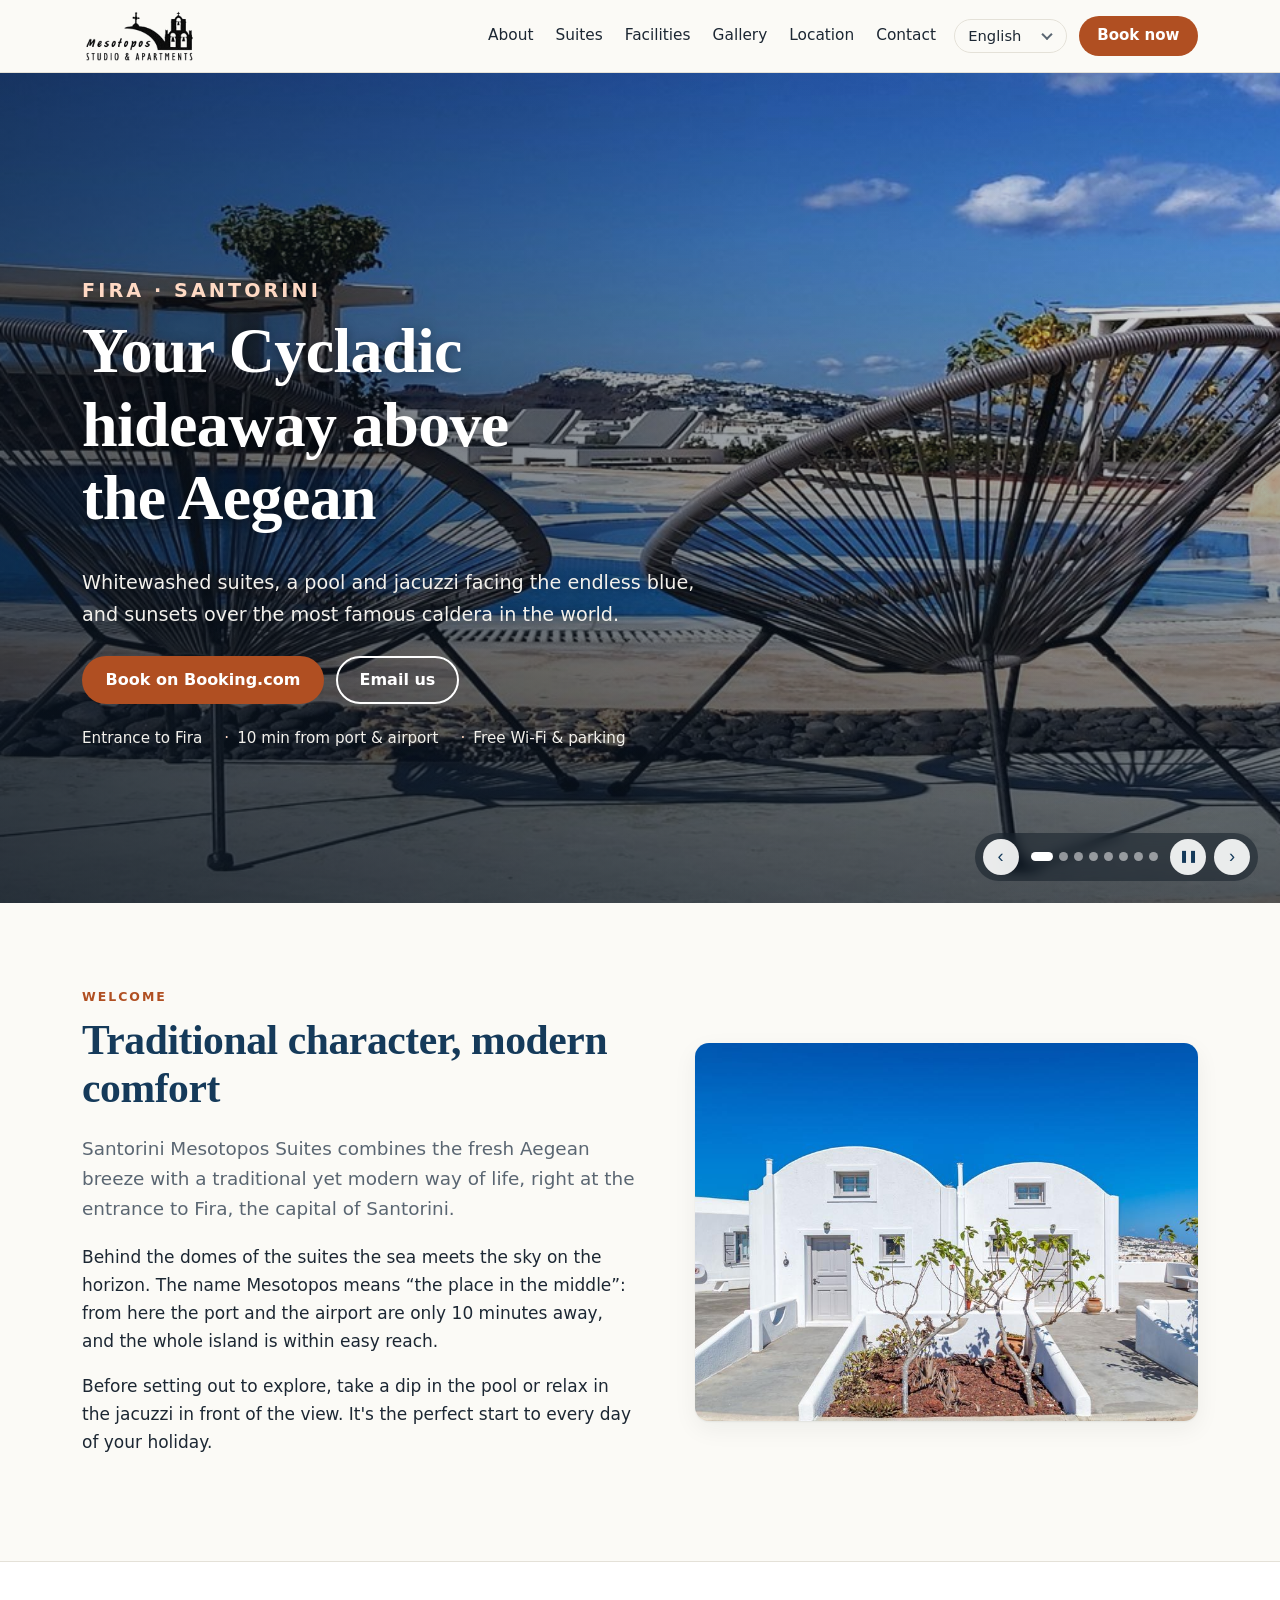
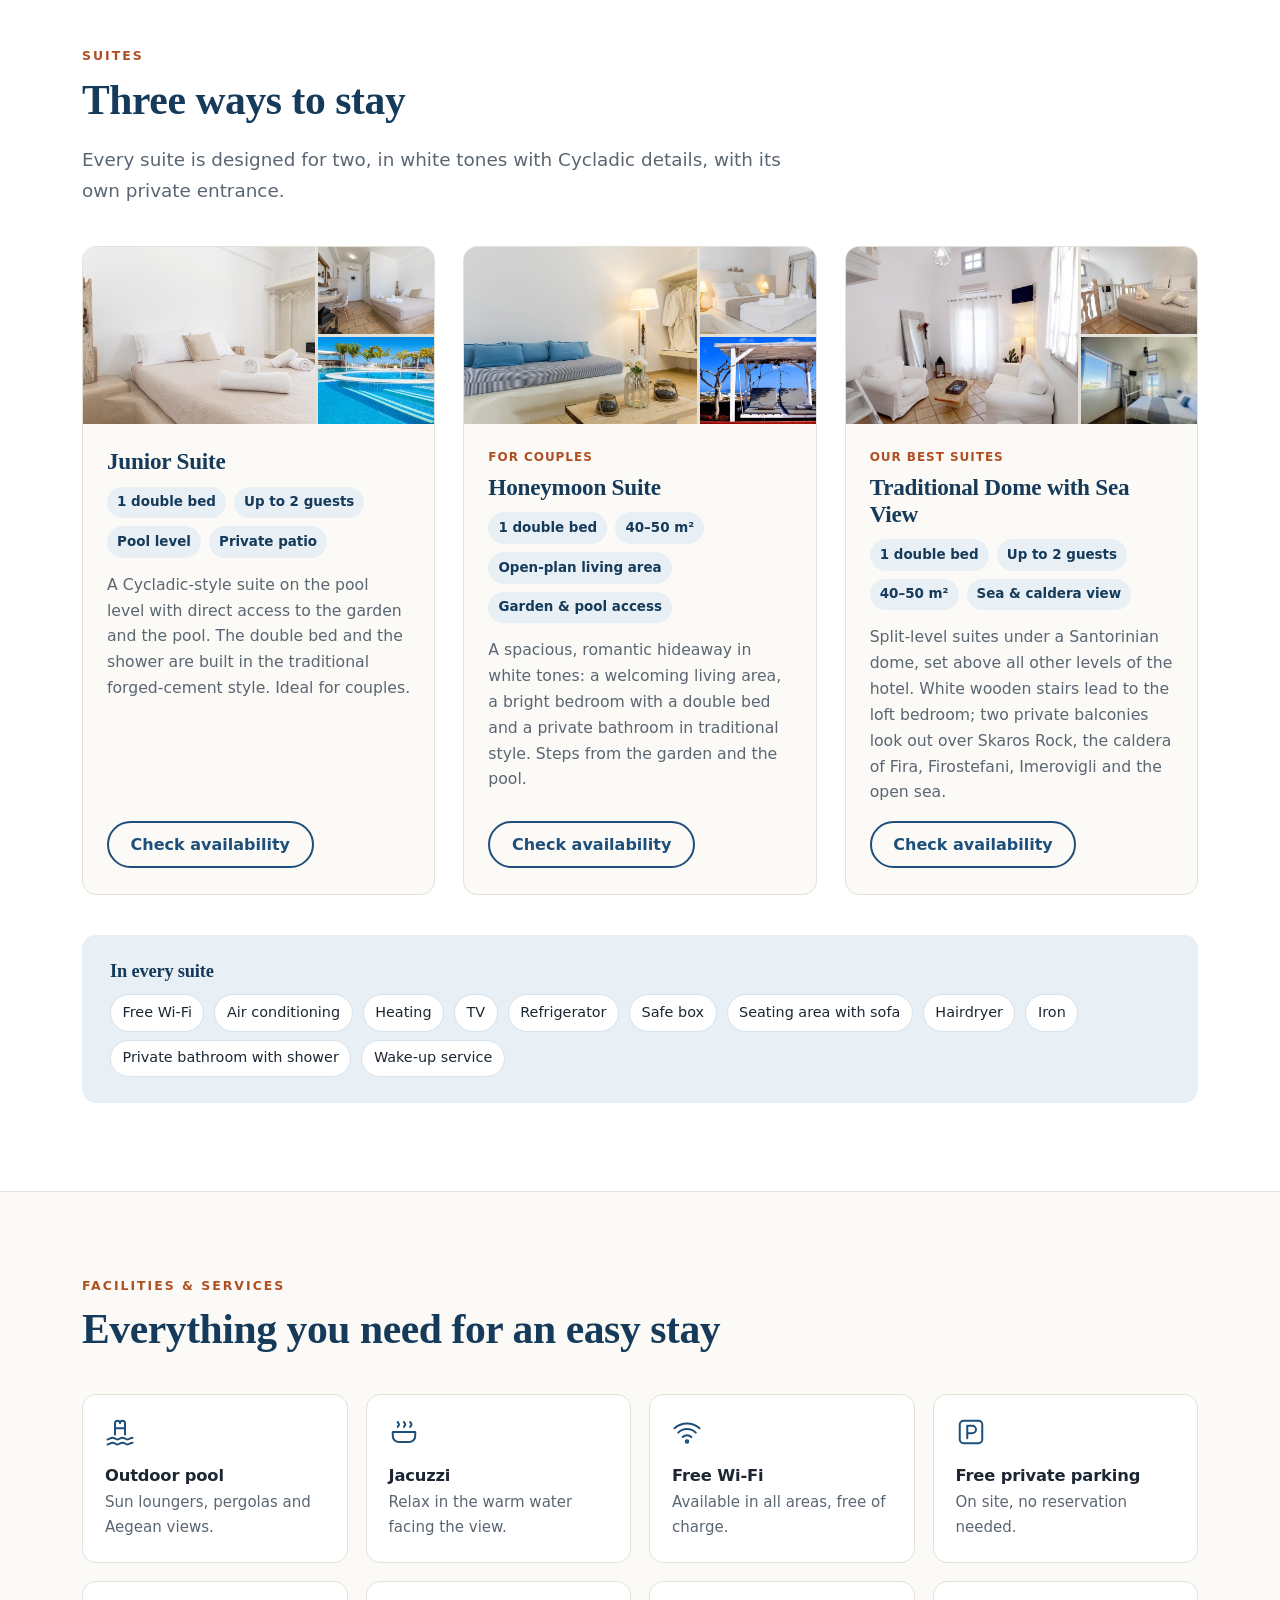
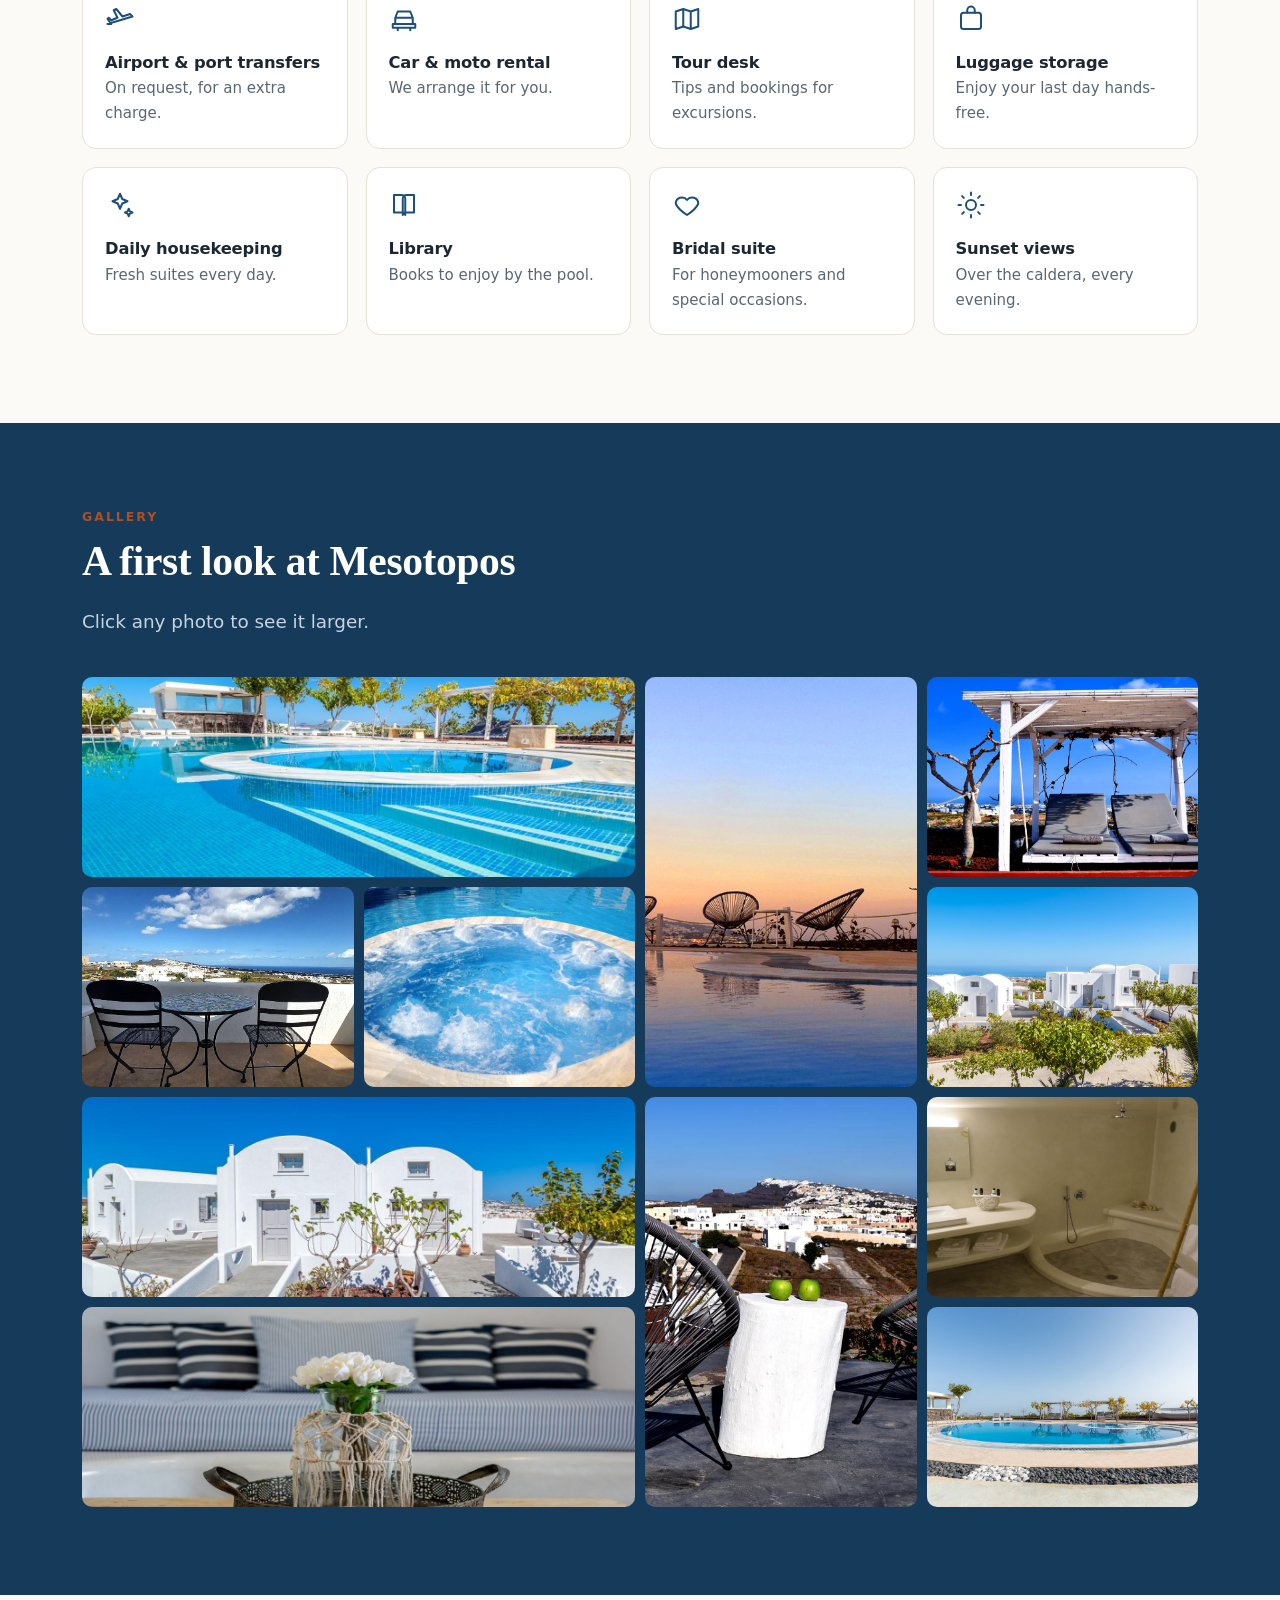
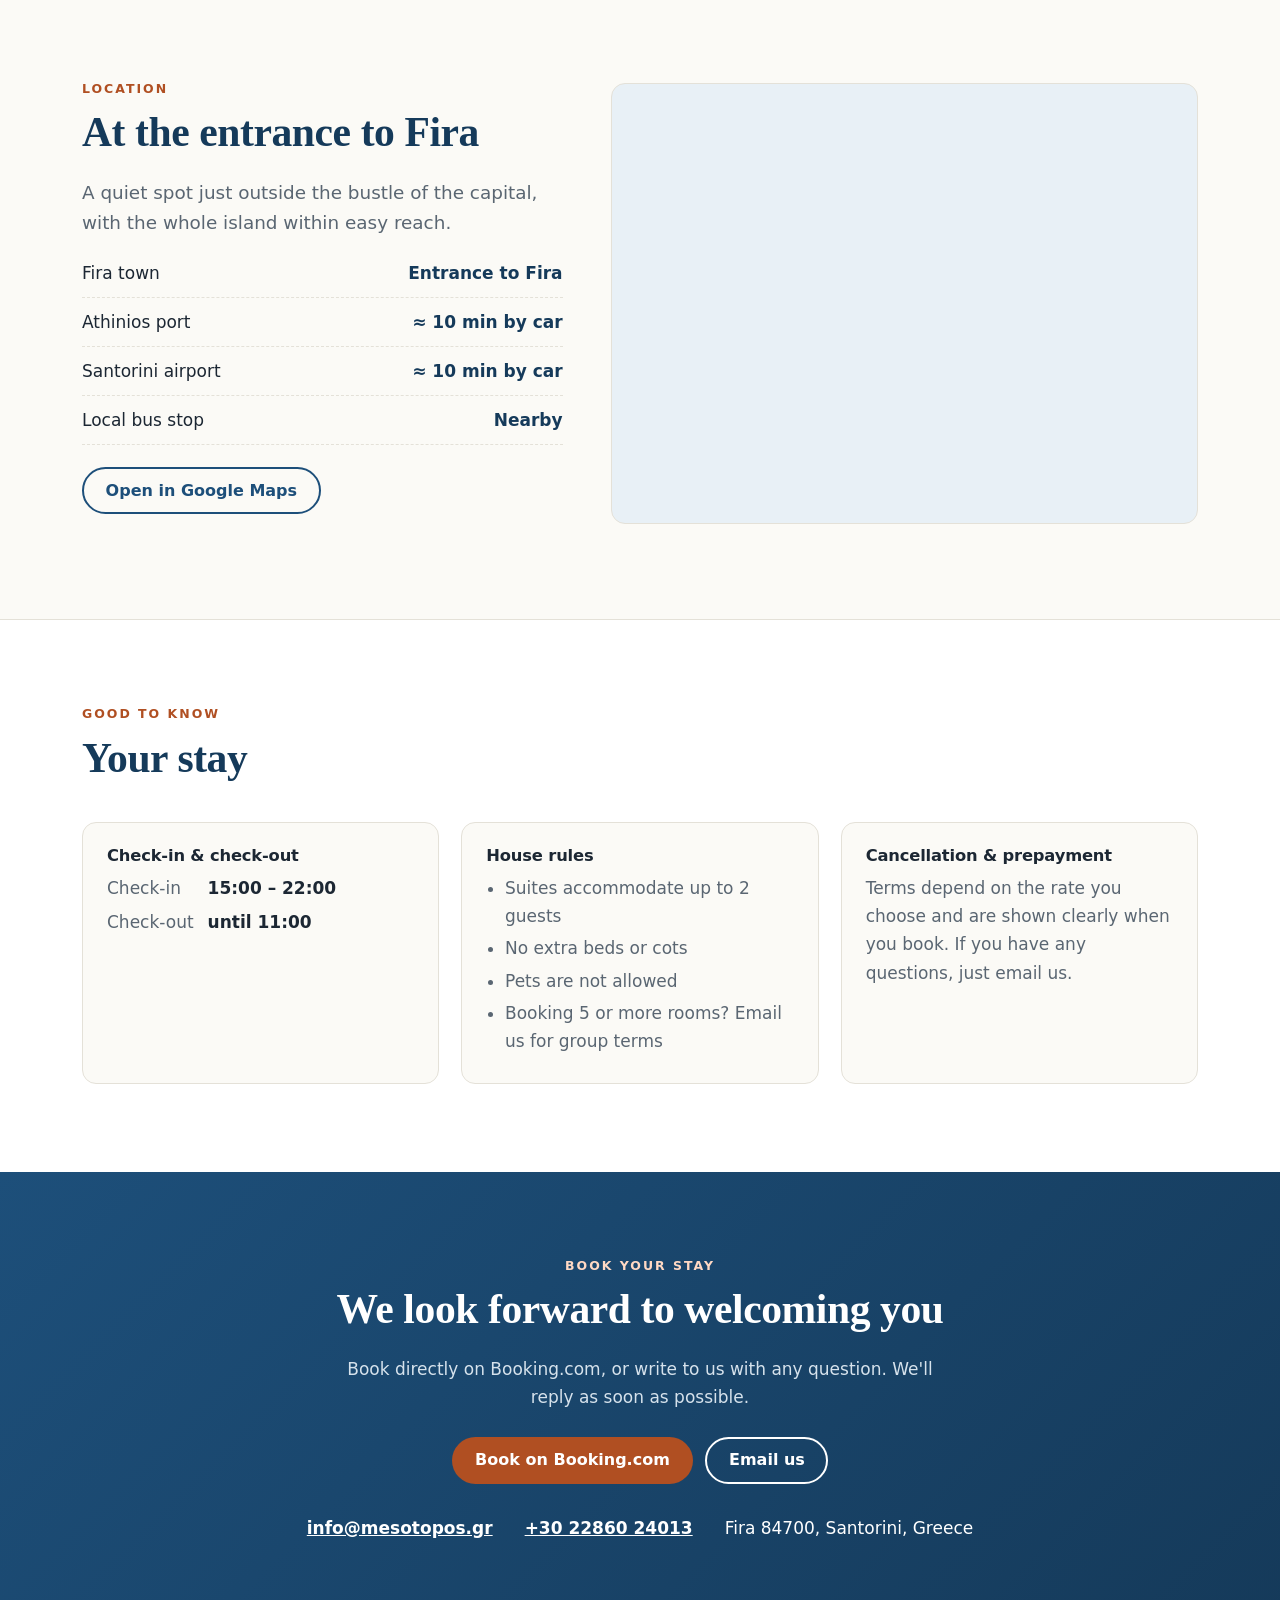
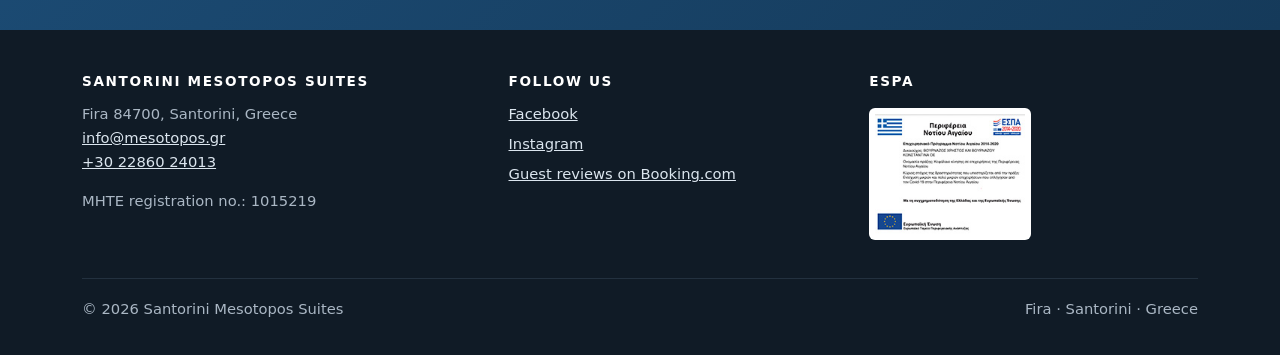
<file: index.html>
<!doctype html>
<html lang="en">
<head>
<meta charset="utf-8">
<meta name="viewport" content="width=device-width,initial-scale=1">
<meta name="robots" content="noindex,nofollow">
<title>Santorini Mesotopos Suites · Boutique suites with caldera views in Fira</title>
<meta name="description" content="Boutique suites at the entrance to Fira, Santorini: pool and jacuzzi, Aegean and caldera views, traditional dome suites. 10 minutes from the port and the airport.">
<link rel="canonical" href="https://santorinimesotopossuites.com/">
<link rel="alternate" hreflang="en" href="https://santorinimesotopossuites.com/">
<link rel="alternate" hreflang="el" href="https://santorinimesotopossuites.com/el/">
<link rel="alternate" hreflang="fr" href="https://santorinimesotopossuites.com/fr/">
<link rel="alternate" hreflang="de" href="https://santorinimesotopossuites.com/de/">
<link rel="alternate" hreflang="it" href="https://santorinimesotopossuites.com/it/">
<link rel="alternate" hreflang="x-default" href="https://santorinimesotopossuites.com/">
<meta property="og:type" content="website">
<meta property="og:title" content="Santorini Mesotopos Suites · Boutique suites with caldera views in Fira">
<meta property="og:description" content="Boutique suites at the entrance to Fira, Santorini: pool and jacuzzi, Aegean and caldera views, traditional dome suites. 10 minutes from the port and the airport.">
<meta property="og:image" content="https://santorinimesotopossuites.com/images/slides/slide-1.jpg">
<meta property="og:url" content="https://santorinimesotopossuites.com/">
<meta name="theme-color" content="#153a5a">
<link rel="icon" href="images/favicon.png">
<link rel="stylesheet" href="assets/style.css">
<script type="application/ld+json">{"@context": "https://schema.org", "@type": "Hotel", "name": "Santorini Mesotopos Suites", "url": "https://santorinimesotopossuites.com/", "email": "info@mesotopos.gr", "telephone": "+302286024013", "image": "https://santorinimesotopossuites.com/images/slides/slide-1.jpg", "address": {"@type": "PostalAddress", "addressLocality": "Fira", "postalCode": "84700", "addressRegion": "Santorini", "addressCountry": "GR"}, "checkinTime": "15:00", "checkoutTime": "11:00", "petsAllowed": false, "amenityFeature": [{"@type": "LocationFeatureSpecification", "name": "Outdoor pool", "value": true}, {"@type": "LocationFeatureSpecification", "name": "Jacuzzi", "value": true}, {"@type": "LocationFeatureSpecification", "name": "Free Wi-Fi", "value": true}, {"@type": "LocationFeatureSpecification", "name": "Free parking", "value": true}], "sameAs": ["https://www.facebook.com/Santorini.Mesotopos"]}</script>
</head>
<body>
<a class="skip" href="#main">Skip to content</a>
<header class="site-header">
  <div class="wrap">
    <a class="brand" href="index.html" aria-label="Santorini Mesotopos Suites"><img src="images/logo.png" alt="Santorini Mesotopos" width="168" height="80"></a>
    <nav class="nav" aria-label="Main"><a href="#about">About</a><a href="#rooms">Suites</a><a href="#facilities">Facilities</a><a href="#gallery">Gallery</a><a href="#location">Location</a><a href="#contact">Contact</a></nav>
    <div class="header-actions">
      <label class="lang"><span class="sr-only">Language</span>
        <select id="lang-switch" aria-label="Language"><option value="index.html" selected lang="en">English</option><option value="el/index.html" lang="el">Ελληνικά</option><option value="fr/index.html" lang="fr">Français</option><option value="de/index.html" lang="de">Deutsch</option><option value="it/index.html" lang="it">Italiano</option></select>
      </label>
      <a class="btn btn-primary" href="https://www.booking.com/hotel/gr/mesotopos.html?lang=en-gb" target="_blank" rel="noopener">Book now</a>
    </div>
  </div>
</header>

<main id="main">
  <section class="hero" aria-labelledby="hero-title">
    <div class="slides" role="region" aria-roledescription="carousel" aria-label="Photos of Santorini Mesotopos Suites"><img class="slide is-active" src="images/slides/slide-1.jpg" alt="Pool terrace with lounge chairs" width="1224" height="600" fetchpriority="high"><img class="slide" src="images/slides/slide-2.jpg" alt="Sunset over the pool terrace" width="1224" height="600" decoding="async" aria-hidden="true"><img class="slide" src="images/slides/slide-3.jpg" alt="The suites overlooking the island and the sea" width="1224" height="600" decoding="async" aria-hidden="true"><img class="slide" src="images/slides/slide-4.jpg" alt="Honeymoon Suite living area" width="1224" height="600" decoding="async" aria-hidden="true"><img class="slide" src="images/slides/slide-5.jpg" alt="Bright suite bedroom in white tones" width="1224" height="600" decoding="async" aria-hidden="true"><img class="slide" src="images/slides/slide-6.jpg" alt="Suite living area with Cycladic details" width="1224" height="600" decoding="async" aria-hidden="true"><img class="slide" src="images/slides/slide-7.jpg" alt="Pergola daybeds beside the pool" width="1224" height="600" decoding="async" aria-hidden="true"><img class="slide" src="images/slides/slide-8.jpg" alt="The whitewashed Cycladic suites" width="1224" height="600" decoding="async" aria-hidden="true"></div>
    <div class="wrap">
      <p class="eyebrow">Fira · Santorini</p>
      <h1 id="hero-title">Your Cycladic hideaway above the Aegean</h1>
      <p>Whitewashed suites, a pool and jacuzzi facing the endless blue, and sunsets over the most famous caldera in the world.</p>
      <div class="cta">
        <a class="btn btn-primary" href="https://www.booking.com/hotel/gr/mesotopos.html?lang=en-gb" target="_blank" rel="noopener">Book on Booking.com</a>
        <a class="btn btn-light" href="mailto:info@mesotopos.gr?subject=Booking enquiry – Santorini Mesotopos Suites">Email us</a>
      </div>
      <ul class="facts"><li>Entrance to Fira</li><li>10 min from port &amp; airport</li><li>Free Wi-Fi &amp; parking</li></ul>
    </div>
    <div class="slide-ctrl">
      <button type="button" class="sc-btn" id="sc-prev" aria-label="Previous photo">‹</button>
      <div class="sc-dots"><button type="button" class="sc-dot is-active" data-i="0" aria-label="Photo 1 / 8" aria-current="true"></button><button type="button" class="sc-dot" data-i="1" aria-label="Photo 2 / 8"></button><button type="button" class="sc-dot" data-i="2" aria-label="Photo 3 / 8"></button><button type="button" class="sc-dot" data-i="3" aria-label="Photo 4 / 8"></button><button type="button" class="sc-dot" data-i="4" aria-label="Photo 5 / 8"></button><button type="button" class="sc-dot" data-i="5" aria-label="Photo 6 / 8"></button><button type="button" class="sc-dot" data-i="6" aria-label="Photo 7 / 8"></button><button type="button" class="sc-dot" data-i="7" aria-label="Photo 8 / 8"></button></div>
      <button type="button" class="sc-btn" id="sc-pause" aria-label="Pause slideshow" data-pause="Pause slideshow" data-play="Play slideshow"><span aria-hidden="true">❚❚</span></button>
      <button type="button" class="sc-btn" id="sc-next" aria-label="Next photo">›</button>
    </div>
  </section>

  <section id="about" aria-labelledby="about-title">
    <div class="wrap about">
      <div>
        <p class="eyebrow">Welcome</p>
        <h2 id="about-title">Traditional character, modern comfort</h2>
        <p class="lede">Santorini Mesotopos Suites combines the fresh Aegean breeze with a traditional yet modern way of life, right at the entrance to Fira, the capital of Santorini.</p><p>Behind the domes of the suites the sea meets the sky on the horizon. The name Mesotopos means “the place in the middle”: from here the port and the airport are only 10 minutes away, and the whole island is within easy reach.</p><p>Before setting out to explore, take a dip in the pool or relax in the jacuzzi in front of the view. It&#x27;s the perfect start to every day of your holiday.</p>
      </div>
      <img src="images/suites-exterior.jpg" alt="The white Cycladic suites of Mesotopos with the sea in the background" loading="lazy" width="1224" height="600">
    </div>
  </section>

  <section id="rooms" class="rooms" aria-labelledby="rooms-title">
    <div class="wrap">
      <div class="section-head">
        <p class="eyebrow">Suites</p>
        <h2 id="rooms-title">Three ways to stay</h2>
        <p class="lede">Every suite is designed for two, in white tones with Cycladic details, with its own private entrance.</p>
      </div>
      <div class="room-list">
      <article class="room" id="room-junior">
        <div class="room-photos"><img src="images/junior-suite.jpg" alt="Junior Suite bedroom" loading="lazy" width="1000" height="665"><img src="images/junior-suite-2.jpg" alt="Junior Suite with seating area" loading="lazy" width="1000" height="665"><img src="images/pool.jpg" alt="The pool next to the Junior Suites" loading="lazy" width="1000" height="665"></div>
        <div class="room-body">
          
          <h3>Junior Suite</h3>
          <ul class="room-meta"><li>1 double bed</li><li>Up to 2 guests</li><li>Pool level</li><li>Private patio</li></ul>
          <p>A Cycladic-style suite on the pool level with direct access to the garden and the pool. The double bed and the shower are built in the traditional forged-cement style. Ideal for couples.</p>
          <a class="btn btn-ghost" href="https://www.booking.com/hotel/gr/mesotopos.html?lang=en-gb" target="_blank" rel="noopener">Check availability</a>
        </div>
      </article>
      <article class="room" id="room-honeymoon">
        <div class="room-photos"><img src="images/honeymoon-suite.jpg" alt="Honeymoon Suite living area" loading="lazy" width="1000" height="665"><img src="images/honeymoon-suite-2.jpg" alt="Honeymoon Suite bedroom" loading="lazy" width="1000" height="665"><img src="images/pergola.jpg" alt="Shaded pergola by the pool" loading="lazy" width="1000" height="665"></div>
        <div class="room-body">
          <span class="badge">For couples</span>
          <h3>Honeymoon Suite</h3>
          <ul class="room-meta"><li>1 double bed</li><li>40–50 m²</li><li>Open-plan living area</li><li>Garden &amp; pool access</li></ul>
          <p>A spacious, romantic hideaway in white tones: a welcoming living area, a bright bedroom with a double bed and a private bathroom in traditional style. Steps from the garden and the pool.</p>
          <a class="btn btn-ghost" href="https://www.booking.com/hotel/gr/mesotopos.html?lang=en-gb" target="_blank" rel="noopener">Check availability</a>
        </div>
      </article>
      <article class="room" id="room-dome">
        <div class="room-photos"><img src="images/dome-suite.jpg" alt="Traditional dome suite living room" loading="lazy" width="1000" height="665"><img src="images/dome-suite-loft.jpg" alt="Loft bedroom of the dome suite" loading="lazy" width="1000" height="665"><img src="images/dome-suite-view.jpg" alt="Sea view from the dome suite window" loading="lazy" width="1000" height="665"></div>
        <div class="room-body">
          <span class="badge">Our best suites</span>
          <h3>Traditional Dome with Sea View</h3>
          <ul class="room-meta"><li>1 double bed</li><li>Up to 2 guests</li><li>40–50 m²</li><li>Sea &amp; caldera view</li></ul>
          <p>Split-level suites under a Santorinian dome, set above all other levels of the hotel. White wooden stairs lead to the loft bedroom; two private balconies look out over Skaros Rock, the caldera of Fira, Firostefani, Imerovigli and the open sea.</p>
          <a class="btn btn-ghost" href="https://www.booking.com/hotel/gr/mesotopos.html?lang=en-gb" target="_blank" rel="noopener">Check availability</a>
        </div>
      </article>
      </div>
      <div class="in-room">
        <h3>In every suite</h3>
        <ul class="chips"><li>Free Wi-Fi</li><li>Air conditioning</li><li>Heating</li><li>TV</li><li>Refrigerator</li><li>Safe box</li><li>Seating area with sofa</li><li>Hairdryer</li><li>Iron</li><li>Private bathroom with shower</li><li>Wake-up service</li></ul>
      </div>
    </div>
  </section>

  <section id="facilities" aria-labelledby="fac-title">
    <div class="wrap">
      <div class="section-head">
        <p class="eyebrow">Facilities &amp; services</p>
        <h2 id="fac-title">Everything you need for an easy stay</h2>
      </div>
      <div class="fac-grid"><div class="fac"><svg viewBox="0 0 24 24" fill="none" stroke="currentColor" stroke-width="1.6" stroke-linecap="round" stroke-linejoin="round" aria-hidden="true"><path d="M2 18c2 0 2-1.5 4-1.5S8 18 10 18s2-1.5 4-1.5 2 1.5 4 1.5 2-1.5 4-1.5M2 22c2 0 2-1.5 4-1.5S8 22 10 22s2-1.5 4-1.5 2 1.5 4 1.5 2-1.5 4-1.5M8 14V5a2 2 0 0 1 4 0M16 14V5a2 2 0 0 0-4 0M8 9h8"/></svg><h3>Outdoor pool</h3><p>Sun loungers, pergolas and Aegean views.</p></div><div class="fac"><svg viewBox="0 0 24 24" fill="none" stroke="currentColor" stroke-width="1.6" stroke-linecap="round" stroke-linejoin="round" aria-hidden="true"><path d="M3 12h18v3a5 5 0 0 1-5 5H8a5 5 0 0 1-5-5zM7 8c0-1 1-1 1-2s-1-1-1-2M12 8c0-1 1-1 1-2s-1-1-1-2M17 8c0-1 1-1 1-2s-1-1-1-2"/></svg><h3>Jacuzzi</h3><p>Relax in the warm water facing the view.</p></div><div class="fac"><svg viewBox="0 0 24 24" fill="none" stroke="currentColor" stroke-width="1.6" stroke-linecap="round" stroke-linejoin="round" aria-hidden="true"><path d="M2 9a15 15 0 0 1 20 0M5 12.5a10 10 0 0 1 14 0M8.5 16a5 5 0 0 1 7 0"/><circle cx="12" cy="19.5" r="1"/></svg><h3>Free Wi-Fi</h3><p>Available in all areas, free of charge.</p></div><div class="fac"><svg viewBox="0 0 24 24" fill="none" stroke="currentColor" stroke-width="1.6" stroke-linecap="round" stroke-linejoin="round" aria-hidden="true"><rect x="3" y="3" width="18" height="18" rx="3"/><path d="M9 17V7h4a3 3 0 0 1 0 6H9"/></svg><h3>Free private parking</h3><p>On site, no reservation needed.</p></div><div class="fac"><svg viewBox="0 0 24 24" fill="none" stroke="currentColor" stroke-width="1.6" stroke-linecap="round" stroke-linejoin="round" aria-hidden="true"><path d="M2 16l20-6-2-2-6 2-5-6-2 1 3 6-5 2-2-2-1 1 3 4z"/></svg><h3>Airport &amp; port transfers</h3><p>On request, for an extra charge.</p></div><div class="fac"><svg viewBox="0 0 24 24" fill="none" stroke="currentColor" stroke-width="1.6" stroke-linecap="round" stroke-linejoin="round" aria-hidden="true"><path d="M5 16V11l2-5h10l2 5v5M3 16h18v3H3zM7 19v2M17 19v2M5 11h14"/></svg><h3>Car &amp; moto rental</h3><p>We arrange it for you.</p></div><div class="fac"><svg viewBox="0 0 24 24" fill="none" stroke="currentColor" stroke-width="1.6" stroke-linecap="round" stroke-linejoin="round" aria-hidden="true"><path d="M9 4 3 6v14l6-2 6 2 6-2V4l-6 2-6-2zM9 4v14M15 6v14"/></svg><h3>Tour desk</h3><p>Tips and bookings for excursions.</p></div><div class="fac"><svg viewBox="0 0 24 24" fill="none" stroke="currentColor" stroke-width="1.6" stroke-linecap="round" stroke-linejoin="round" aria-hidden="true"><rect x="4" y="7" width="16" height="13" rx="2"/><path d="M9 7V5a3 3 0 0 1 6 0v2"/></svg><h3>Luggage storage</h3><p>Enjoy your last day hands-free.</p></div><div class="fac"><svg viewBox="0 0 24 24" fill="none" stroke="currentColor" stroke-width="1.6" stroke-linecap="round" stroke-linejoin="round" aria-hidden="true"><path d="M12 3l1.8 4.2L18 9l-4.2 1.8L12 15l-1.8-4.2L6 9l4.2-1.8zM19 15l.9 2.1L22 18l-2.1.9L19 21l-.9-2.1L16 18l2.1-.9z"/></svg><h3>Daily housekeeping</h3><p>Fresh suites every day.</p></div><div class="fac"><svg viewBox="0 0 24 24" fill="none" stroke="currentColor" stroke-width="1.6" stroke-linecap="round" stroke-linejoin="round" aria-hidden="true"><path d="M4 4h6a3 3 0 0 1 3 3v13a2 2 0 0 0-2-2H4zM20 4h-6a3 3 0 0 0-3 3v13a2 2 0 0 1 2-2h7z"/></svg><h3>Library</h3><p>Books to enjoy by the pool.</p></div><div class="fac"><svg viewBox="0 0 24 24" fill="none" stroke="currentColor" stroke-width="1.6" stroke-linecap="round" stroke-linejoin="round" aria-hidden="true"><path d="M12 20s-7-4.5-9-9a5 5 0 0 1 9-3 5 5 0 0 1 9 3c-2 4.5-9 9-9 9z"/></svg><h3>Bridal suite</h3><p>For honeymooners and special occasions.</p></div><div class="fac"><svg viewBox="0 0 24 24" fill="none" stroke="currentColor" stroke-width="1.6" stroke-linecap="round" stroke-linejoin="round" aria-hidden="true"><circle cx="12" cy="12" r="4"/><path d="M12 2v2M12 20v2M2 12h2M20 12h2M4.9 4.9l1.4 1.4M17.7 17.7l1.4 1.4M4.9 19.1l1.4-1.4M17.7 6.3l1.4-1.4"/></svg><h3>Sunset views</h3><p>Over the caldera, every evening.</p></div></div>
    </div>
  </section>

  <section id="gallery" class="gallery" aria-labelledby="gal-title">
    <div class="wrap">
      <div class="section-head">
        <p class="eyebrow">Gallery</p>
        <h2 id="gal-title">A first look at Mesotopos</h2>
        <p class="lede">Click any photo to see it larger.</p>
      </div>
      <div class="gal"><a class="wide" href="images/pool.jpg" data-caption="The pool and sun loungers"><img src="images/pool.jpg" alt="The pool and sun loungers" loading="lazy"></a><a class="tall" href="images/sunset-terrace.jpg" data-caption="Sunset over the pool terrace"><img src="images/sunset-terrace.jpg" alt="Sunset over the pool terrace" loading="lazy"></a><a class="" href="images/pergola.jpg" data-caption="Pergola daybeds by the pool"><img src="images/pergola.jpg" alt="Pergola daybeds by the pool" loading="lazy"></a><a class="" href="images/balcony-view.jpg" data-caption="Balcony with a view towards the sea"><img src="images/balcony-view.jpg" alt="Balcony with a view towards the sea" loading="lazy"></a><a class="wide" href="images/suites-exterior.jpg" data-caption="The Cycladic suites"><img src="images/suites-exterior.jpg" alt="The Cycladic suites" loading="lazy"></a><a class="" href="images/jacuzzi.jpg" data-caption="The jacuzzi"><img src="images/jacuzzi.jpg" alt="The jacuzzi" loading="lazy"></a><a class="" href="images/village-view.jpg" data-caption="View over the island"><img src="images/village-view.jpg" alt="View over the island" loading="lazy"></a><a class="tall" href="images/terrace-chairs.jpg" data-caption="Terrace chairs facing Fira"><img src="images/terrace-chairs.jpg" alt="Terrace chairs facing Fira" loading="lazy"></a><a class="wide" href="images/living-detail.jpg" data-caption="Suite living area"><img src="images/living-detail.jpg" alt="Suite living area" loading="lazy"></a><a class="" href="images/bathroom.jpg" data-caption="Bathroom in traditional style"><img src="images/bathroom.jpg" alt="Bathroom in traditional style" loading="lazy"></a><a class="" href="images/pool-panorama.jpg" data-caption="Pool panorama"><img src="images/pool-panorama.jpg" alt="Pool panorama" loading="lazy"></a></div>
    </div>
  </section>

  <section id="location" aria-labelledby="loc-title">
    <div class="wrap loc">
      <div>
        <p class="eyebrow">Location</p>
        <h2 id="loc-title">At the entrance to Fira</h2>
        <p class="lede">A quiet spot just outside the bustle of the capital, with the whole island within easy reach.</p>
        <ul class="dist"><li><span>Fira town</span><span>Entrance to Fira</span></li><li><span>Athinios port</span><span>≈ 10 min by car</span></li><li><span>Santorini airport</span><span>≈ 10 min by car</span></li><li><span>Local bus stop</span><span>Nearby</span></li></ul>
        <p style="margin-top:22px"><a class="btn btn-ghost" href="https://www.google.com/maps/search/?api=1&query=Santorini+Mesotopos+Fira+Santorini" target="_blank" rel="noopener">Open in Google Maps</a></p>
      </div>
      <div class="map"><iframe title="Map of Santorini Mesotopos Suites in Fira" src="https://maps.google.com/maps?q=Santorini%20Mesotopos%2C%20Fira%2C%20Santorini&z=14&output=embed" loading="lazy" referrerpolicy="no-referrer-when-downgrade"></iframe></div>
    </div>
  </section>

  <section id="info" class="stay" aria-labelledby="info-title">
    <div class="wrap">
      <div class="section-head">
        <p class="eyebrow">Good to know</p>
        <h2 id="info-title">Your stay</h2>
      </div>
      <div class="info-grid">
        <div class="info">
          <h3>Check-in &amp; check-out</h3>
          <dl><dt>Check-in</dt><dd>15:00 – 22:00</dd><dt>Check-out</dt><dd>until 11:00</dd></dl>
        </div>
        <div class="info">
          <h3>House rules</h3>
          <ul><li>Suites accommodate up to 2 guests</li><li>No extra beds or cots</li><li>Pets are not allowed</li><li>Booking 5 or more rooms? Email us for group terms</li></ul>
        </div>
        <div class="info">
          <h3>Cancellation &amp; prepayment</h3>
          <p style="color:var(--muted);margin:0">Terms depend on the rate you choose and are shown clearly when you book. If you have any questions, just email us.</p>
        </div>
      </div>
    </div>
  </section>

  <section id="contact" class="contact" aria-labelledby="contact-title">
    <div class="wrap">
      <p class="eyebrow" style="color:#ffd9c4">Book your stay</p>
      <h2 id="contact-title">We look forward to welcoming you</h2>
      <p>Book directly on Booking.com, or write to us with any question. We&#x27;ll reply as soon as possible.</p>
      <div class="cta">
        <a class="btn btn-primary" href="https://www.booking.com/hotel/gr/mesotopos.html?lang=en-gb" target="_blank" rel="noopener">Book on Booking.com</a>
        <a class="btn btn-light" href="mailto:info@mesotopos.gr?subject=Booking enquiry – Santorini Mesotopos Suites">Email us</a>
      </div>
      <ul class="contact-lines">
        <li><a href="mailto:info@mesotopos.gr">info@mesotopos.gr</a></li>
        <li><a href="tel:+302286024013">+30 22860 24013</a></li>
        <li>Fira 84700, Santorini, Greece</li>
      </ul>
    </div>
  </section>
</main>

<footer class="site-footer">
  <div class="wrap">
    <div class="foot">
      <div>
        <h3>Santorini Mesotopos Suites</h3>
        <p>Fira 84700, Santorini, Greece<br><a href="mailto:info@mesotopos.gr">info@mesotopos.gr</a><br><a href="tel:+302286024013">+30 22860 24013</a></p>
        <p>MHTE registration no.: 1015219</p>
      </div>
      <div>
        <h3>Follow us</h3>
        <ul>
          <li><a href="https://www.facebook.com/Santorini.Mesotopos" target="_blank" rel="noopener">Facebook</a></li>
          <li><a href="https://www.instagram.com/explore/locations/118027471/santorini-mesotopos/" target="_blank" rel="noopener">Instagram</a></li>
          <li><a href="https://www.booking.com/hotel/gr/mesotopos.html?lang=en-gb" target="_blank" rel="noopener">Guest reviews on Booking.com</a></li>
        </ul>
      </div>
      <div>
        <h3>ESPA</h3>
        <a class="espa" href="images/espa-plaque.pdf" target="_blank" rel="noopener"><img src="images/espa-banner.jpg" alt="ESPA co-funding banner (opens the information plaque)" width="200" height="161" loading="lazy"></a>
      </div>
    </div>
    <div class="copy"><span>© <span id="yr">2026</span> Santorini Mesotopos Suites</span><span>Fira · Santorini · Greece</span></div>
  </div>
</footer>

<div class="mbar">
  <a class="btn btn-primary" href="https://www.booking.com/hotel/gr/mesotopos.html?lang=en-gb" target="_blank" rel="noopener">Book now</a>
  <a class="btn btn-ghost" href="mailto:info@mesotopos.gr?subject=Booking enquiry – Santorini Mesotopos Suites">Email</a>
</div>

<dialog class="lightbox" id="lb" aria-label="A first look at Mesotopos">
  <figure style="margin:0"><img id="lb-img" alt=""><figcaption id="lb-cap"></figcaption></figure>
  <button class="lb-close" id="lb-close" aria-label="Close">×</button>
  <button class="lb-nav lb-prev" id="lb-prev" aria-label="Previous photo">‹</button>
  <button class="lb-nav lb-next" id="lb-next" aria-label="Next photo">›</button>
</dialog>

<script>
document.getElementById('yr').textContent=new Date().getFullYear();
document.getElementById('lang-switch').addEventListener('change',function(){location.href=this.value||'./';});
(function(){
  var sl=[].slice.call(document.querySelectorAll('.slide')),dots=[].slice.call(document.querySelectorAll('.sc-dot')),pb=document.getElementById('sc-pause'),cur=0,timer=null;
  var reduce=window.matchMedia&&window.matchMedia('(prefers-reduced-motion: reduce)').matches,playing=!reduce;
  function go(n){sl[cur].classList.remove('is-active');sl[cur].setAttribute('aria-hidden','true');dots[cur].classList.remove('is-active');dots[cur].removeAttribute('aria-current');
    cur=(n+sl.length)%sl.length;sl[cur].classList.add('is-active');sl[cur].removeAttribute('aria-hidden');dots[cur].classList.add('is-active');dots[cur].setAttribute('aria-current','true');}
  function start(){stop();if(playing)timer=setInterval(function(){go(cur+1);},6000);}
  function stop(){if(timer)clearInterval(timer);timer=null;}
  function setBtn(){pb.setAttribute('aria-label',playing?pb.dataset.pause:pb.dataset.play);pb.firstElementChild.textContent=playing?'❚❚':'▶';}
  document.getElementById('sc-prev').onclick=function(){go(cur-1);start();};
  document.getElementById('sc-next').onclick=function(){go(cur+1);start();};
  dots.forEach(function(d){d.onclick=function(){go(+d.dataset.i);start();};});
  pb.onclick=function(){playing=!playing;setBtn();start();};
  var hero=document.querySelector('.hero');
  hero.addEventListener('mouseenter',stop);hero.addEventListener('mouseleave',start);
  hero.addEventListener('focusin',stop);hero.addEventListener('focusout',start);
  document.addEventListener('visibilitychange',function(){document.hidden?stop():start();});
  setBtn();start();
})();
(function(){
  var links=[].slice.call(document.querySelectorAll('.gal a')),lb=document.getElementById('lb'),im=document.getElementById('lb-img'),cap=document.getElementById('lb-cap'),i=0;
  if(!lb.showModal)return;
  function show(n){i=(n+links.length)%links.length;im.src=links[i].href;im.alt=links[i].dataset.caption;cap.textContent=links[i].dataset.caption;}
  links.forEach(function(a,n){a.addEventListener('click',function(ev){ev.preventDefault();show(n);lb.showModal();});});
  document.getElementById('lb-close').onclick=function(){lb.close();};
  document.getElementById('lb-prev').onclick=function(){show(i-1);};
  document.getElementById('lb-next').onclick=function(){show(i+1);};
  lb.addEventListener('click',function(ev){if(ev.target===lb)lb.close();});
  lb.addEventListener('keydown',function(ev){if(ev.key==='ArrowLeft')show(i-1);if(ev.key==='ArrowRight')show(i+1);});
})();
</script>
</body>
</html>
</file>
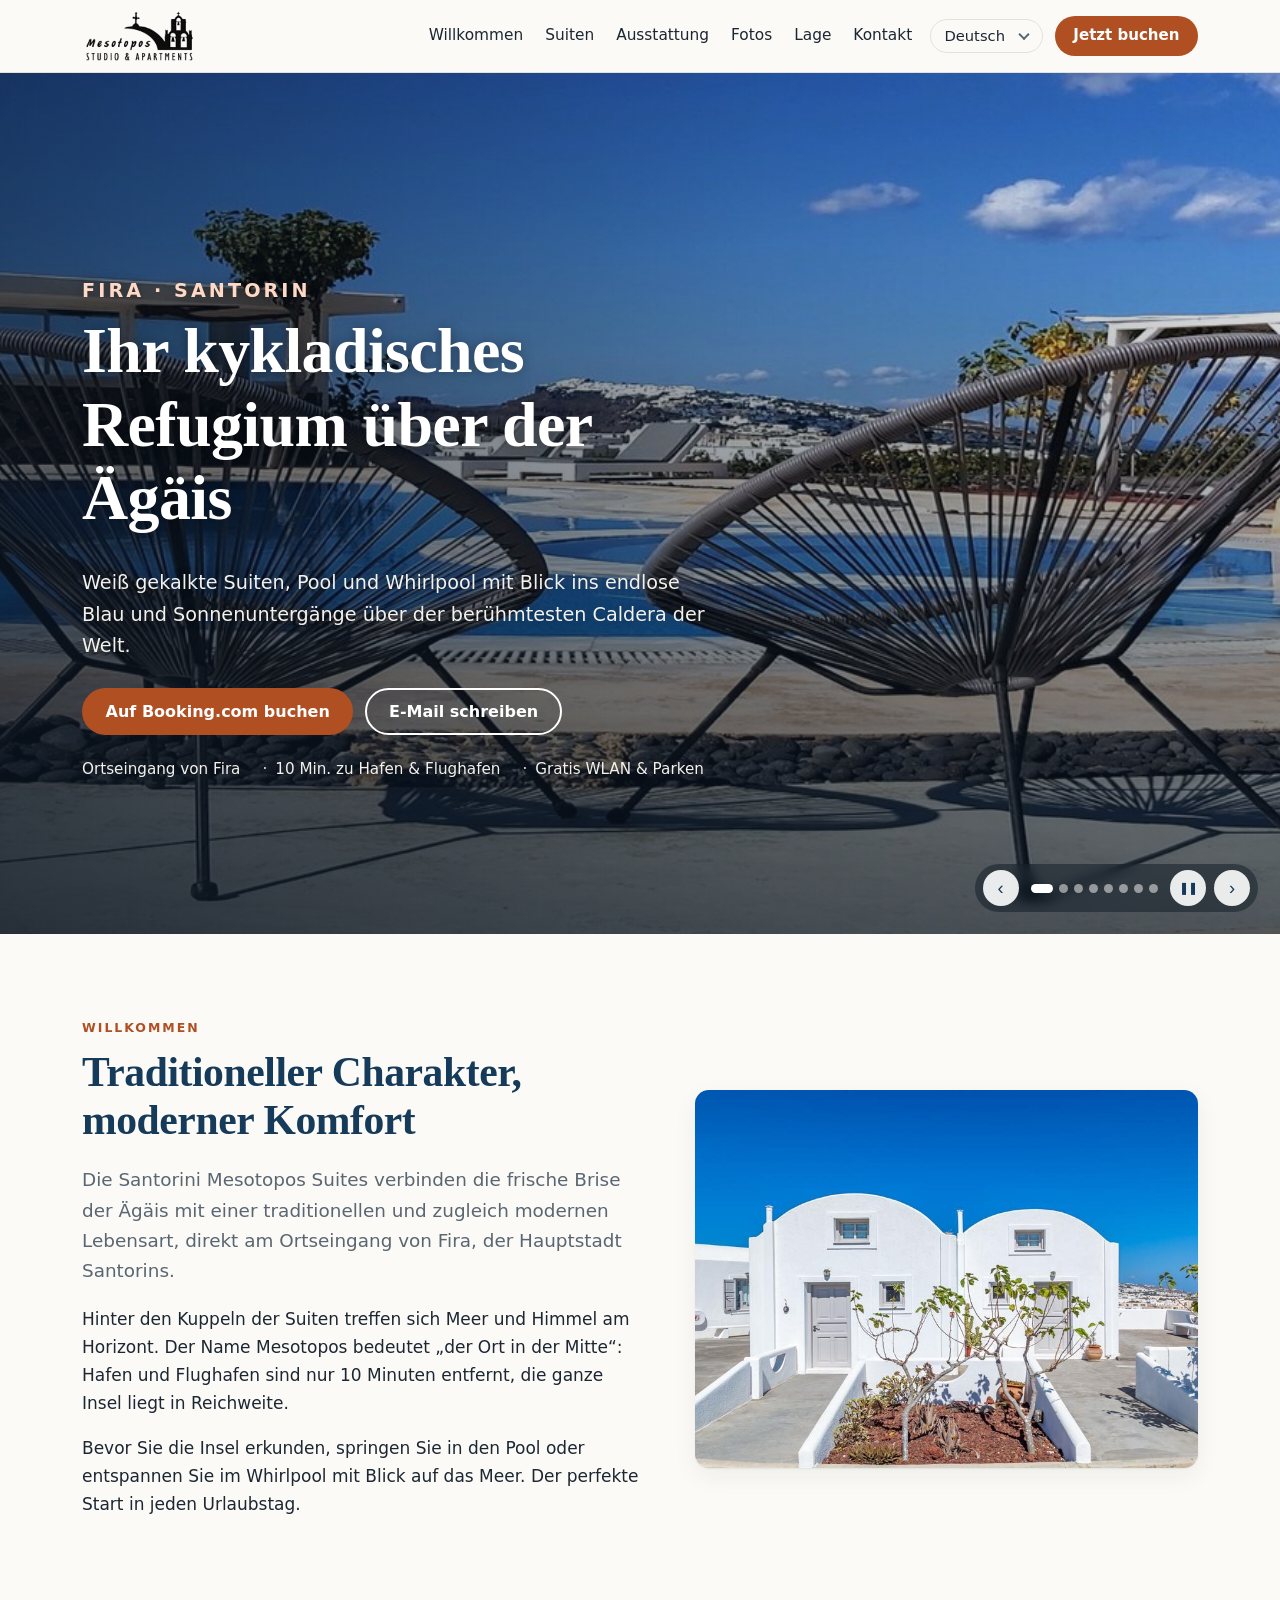
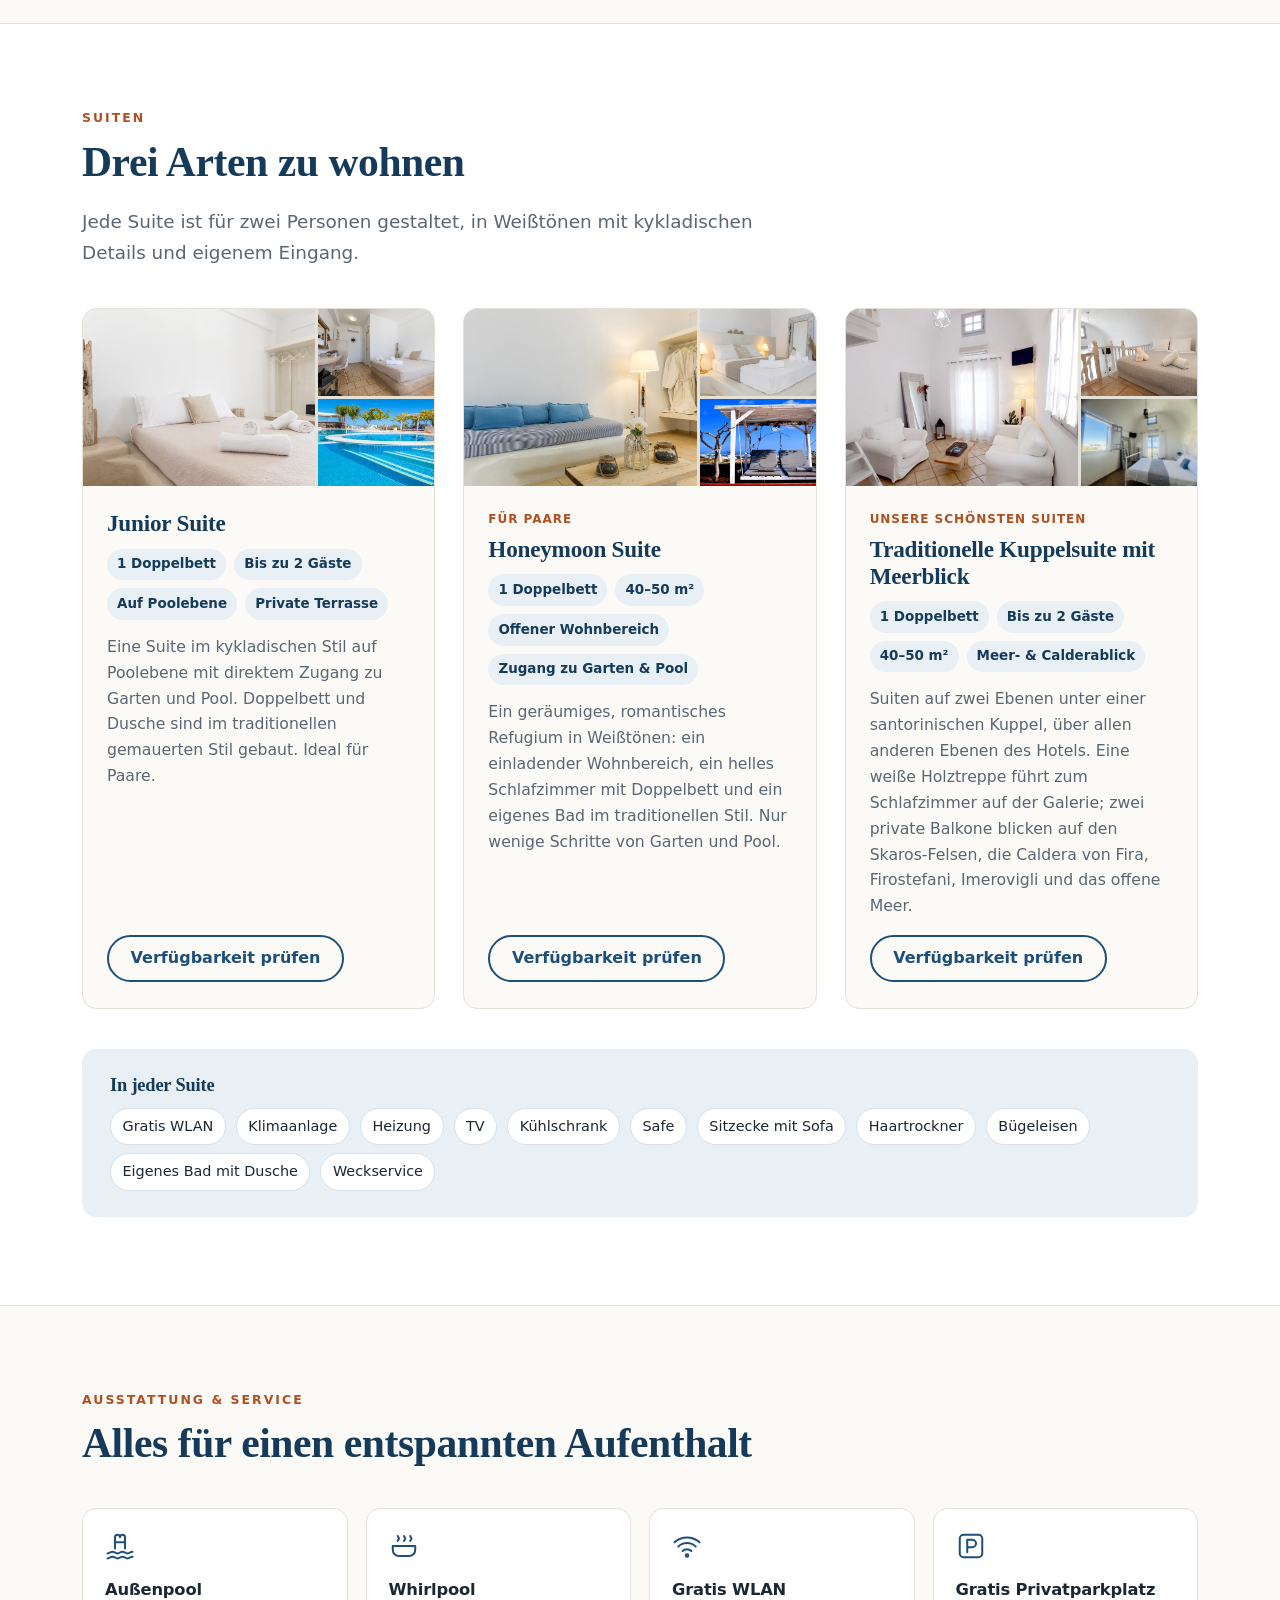
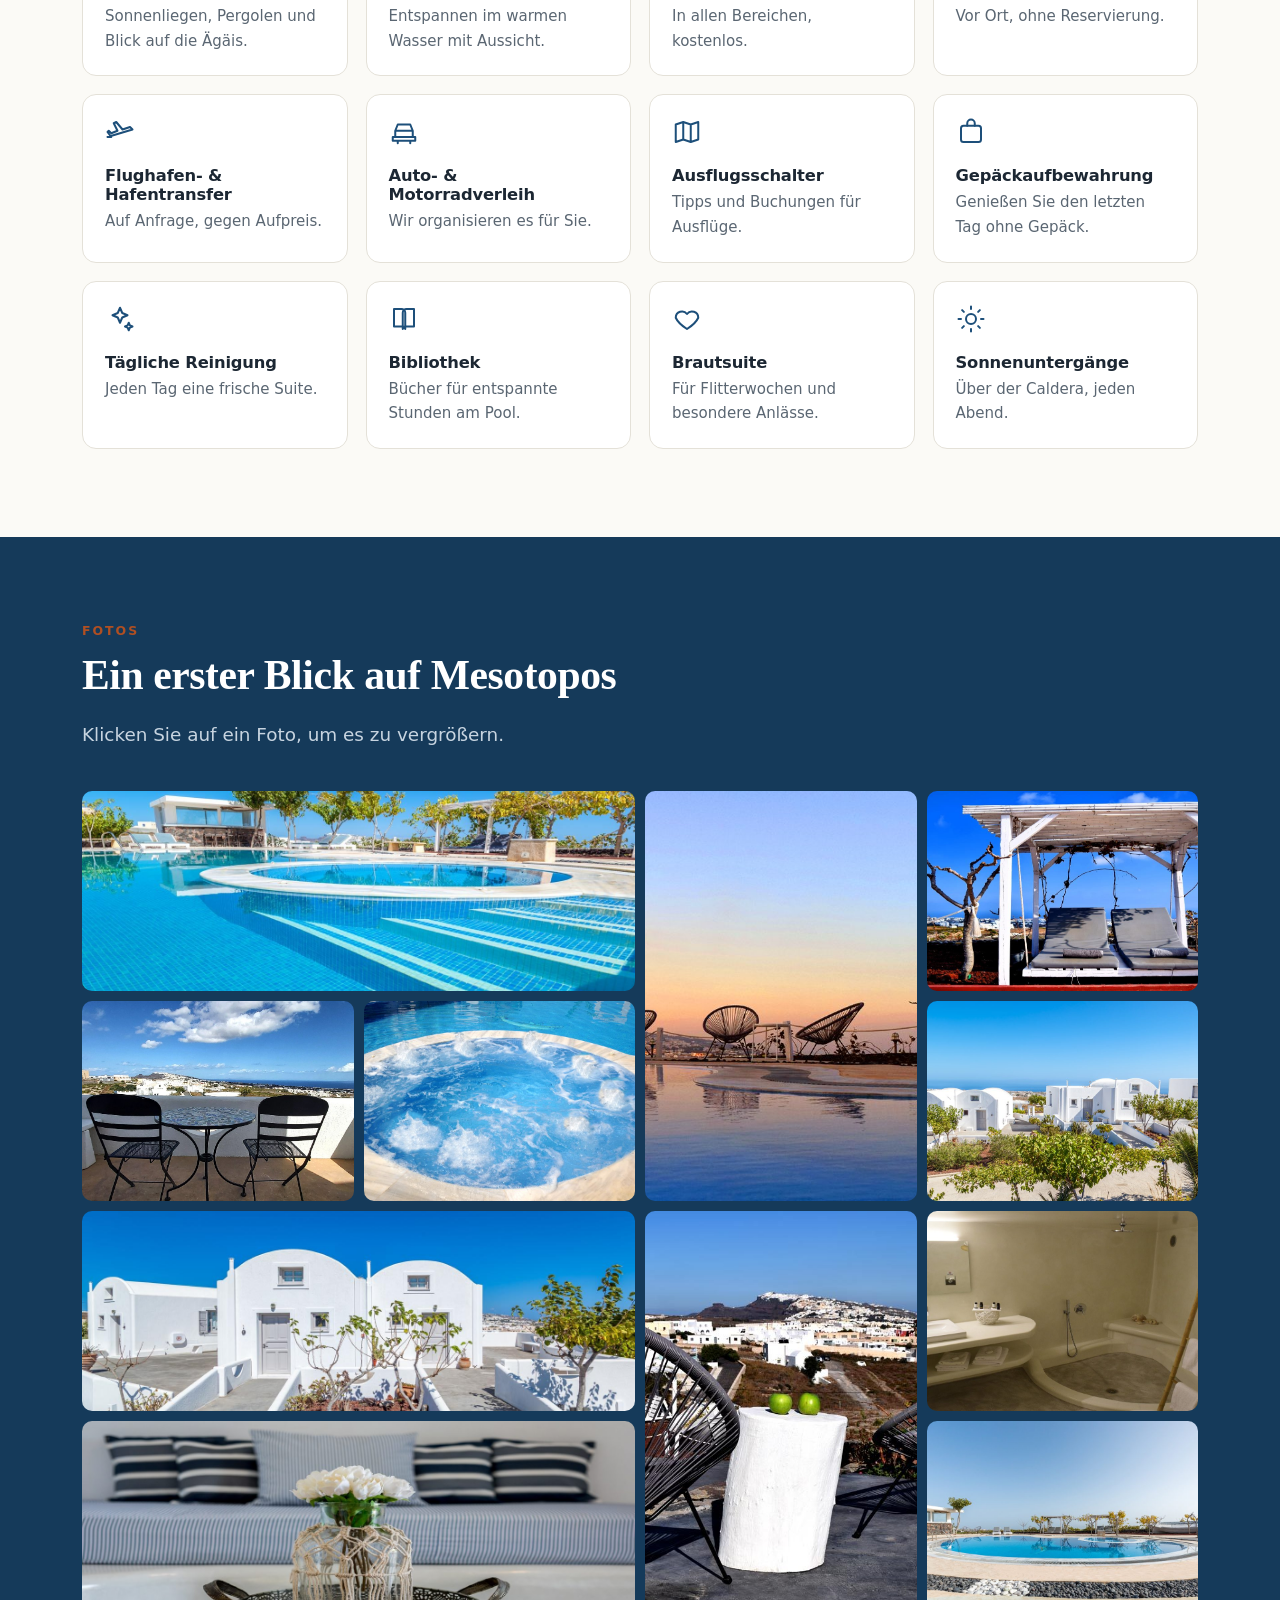
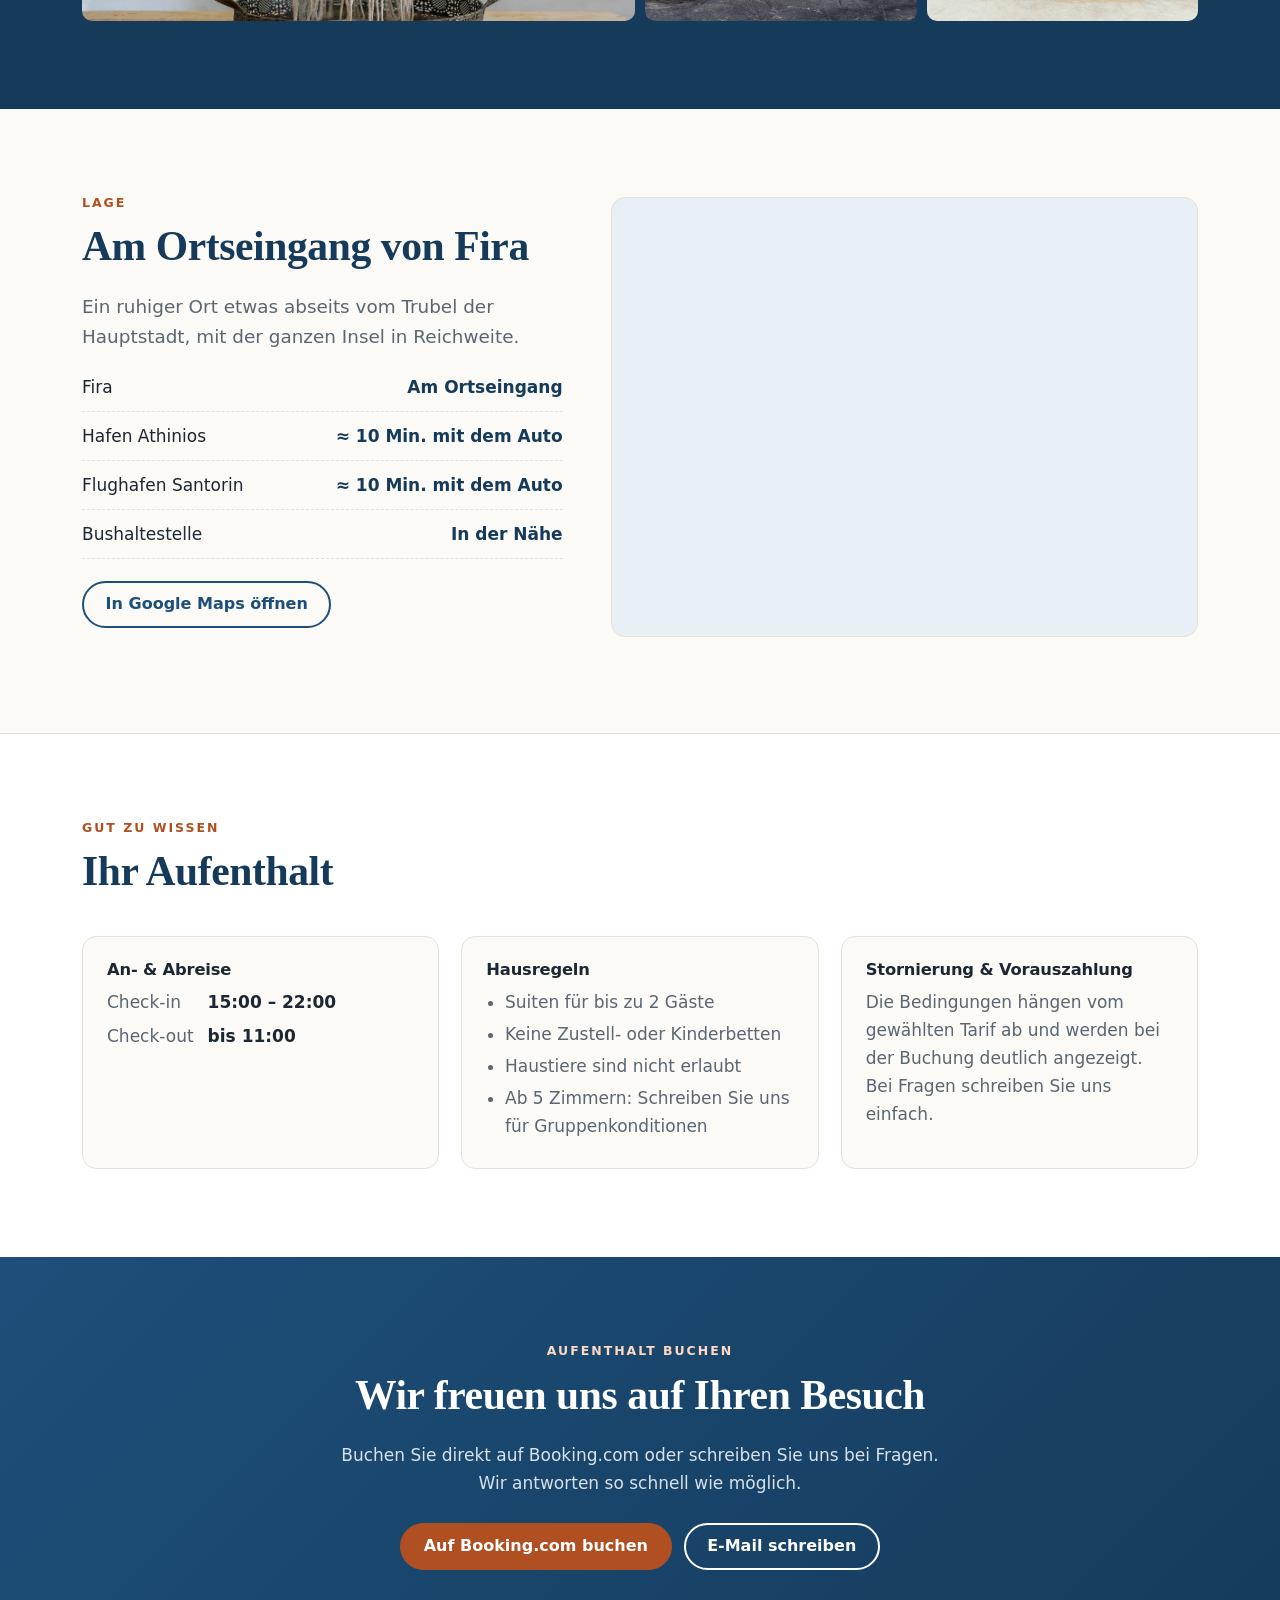
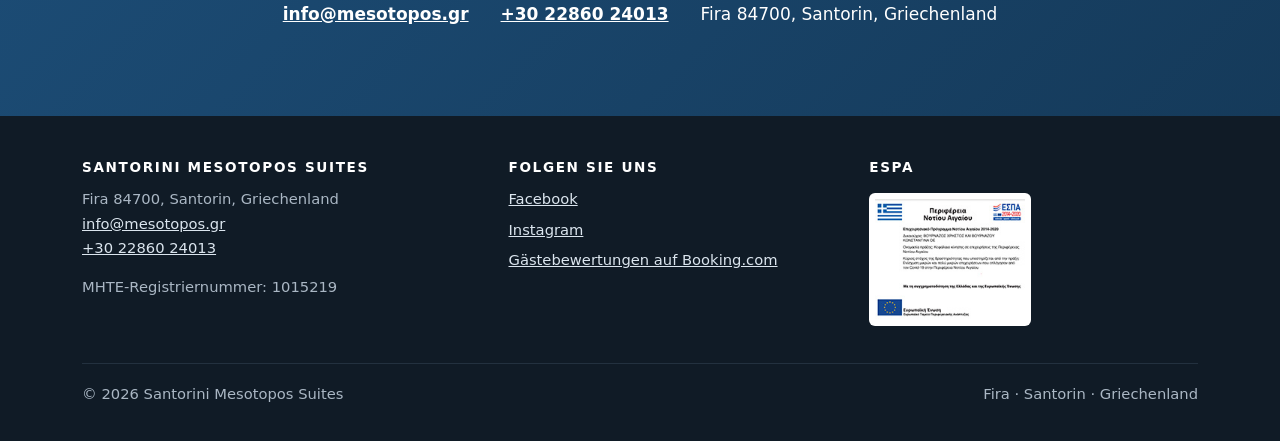
<file: de/index.html>
<!doctype html>
<html lang="de">
<head>
<meta charset="utf-8">
<meta name="viewport" content="width=device-width,initial-scale=1">
<meta name="robots" content="noindex,nofollow">
<title>Santorini Mesotopos Suites · Suiten mit Caldera-Blick in Fira</title>
<meta name="description" content="Boutique-Suiten am Ortseingang von Fira, Santorin: Pool und Whirlpool, Blick auf die Ägäis und die Caldera, traditionelle Kuppelsuiten. 10 Minuten zum Hafen und zum Flughafen.">
<link rel="canonical" href="https://santorinimesotopossuites.com/de/">
<link rel="alternate" hreflang="en" href="https://santorinimesotopossuites.com/">
<link rel="alternate" hreflang="el" href="https://santorinimesotopossuites.com/el/">
<link rel="alternate" hreflang="fr" href="https://santorinimesotopossuites.com/fr/">
<link rel="alternate" hreflang="de" href="https://santorinimesotopossuites.com/de/">
<link rel="alternate" hreflang="it" href="https://santorinimesotopossuites.com/it/">
<link rel="alternate" hreflang="x-default" href="https://santorinimesotopossuites.com/">
<meta property="og:type" content="website">
<meta property="og:title" content="Santorini Mesotopos Suites · Suiten mit Caldera-Blick in Fira">
<meta property="og:description" content="Boutique-Suiten am Ortseingang von Fira, Santorin: Pool und Whirlpool, Blick auf die Ägäis und die Caldera, traditionelle Kuppelsuiten. 10 Minuten zum Hafen und zum Flughafen.">
<meta property="og:image" content="https://santorinimesotopossuites.com/images/slides/slide-1.jpg">
<meta property="og:url" content="https://santorinimesotopossuites.com/de/">
<meta name="theme-color" content="#153a5a">
<link rel="icon" href="../images/favicon.png">
<link rel="stylesheet" href="../assets/style.css">
<script type="application/ld+json">{"@context": "https://schema.org", "@type": "Hotel", "name": "Santorini Mesotopos Suites", "url": "https://santorinimesotopossuites.com/de/", "email": "info@mesotopos.gr", "telephone": "+302286024013", "image": "https://santorinimesotopossuites.com/images/slides/slide-1.jpg", "address": {"@type": "PostalAddress", "addressLocality": "Fira", "postalCode": "84700", "addressRegion": "Santorini", "addressCountry": "GR"}, "checkinTime": "15:00", "checkoutTime": "11:00", "petsAllowed": false, "amenityFeature": [{"@type": "LocationFeatureSpecification", "name": "Outdoor pool", "value": true}, {"@type": "LocationFeatureSpecification", "name": "Jacuzzi", "value": true}, {"@type": "LocationFeatureSpecification", "name": "Free Wi-Fi", "value": true}, {"@type": "LocationFeatureSpecification", "name": "Free parking", "value": true}], "sameAs": ["https://www.facebook.com/Santorini.Mesotopos"]}</script>
</head>
<body>
<a class="skip" href="#main">Zum Inhalt springen</a>
<header class="site-header">
  <div class="wrap">
    <a class="brand" href="../index.html" aria-label="Santorini Mesotopos Suites"><img src="../images/logo.png" alt="Santorini Mesotopos" width="168" height="80"></a>
    <nav class="nav" aria-label="Hauptmenü"><a href="#about">Willkommen</a><a href="#rooms">Suiten</a><a href="#facilities">Ausstattung</a><a href="#gallery">Fotos</a><a href="#location">Lage</a><a href="#contact">Kontakt</a></nav>
    <div class="header-actions">
      <label class="lang"><span class="sr-only">Sprache</span>
        <select id="lang-switch" aria-label="Sprache"><option value="../index.html" lang="en">English</option><option value="../el/index.html" lang="el">Ελληνικά</option><option value="../fr/index.html" lang="fr">Français</option><option value="../de/index.html" selected lang="de">Deutsch</option><option value="../it/index.html" lang="it">Italiano</option></select>
      </label>
      <a class="btn btn-primary" href="https://www.booking.com/hotel/gr/mesotopos.html?lang=de" target="_blank" rel="noopener">Jetzt buchen</a>
    </div>
  </div>
</header>

<main id="main">
  <section class="hero" aria-labelledby="hero-title">
    <div class="slides" role="region" aria-roledescription="carousel" aria-label="Fotos der Santorini Mesotopos Suites"><img class="slide is-active" src="../images/slides/slide-1.jpg" alt="Poolterrasse mit Loungesesseln" width="1224" height="600" fetchpriority="high"><img class="slide" src="../images/slides/slide-2.jpg" alt="Sonnenuntergang über der Poolterrasse" width="1224" height="600" decoding="async" aria-hidden="true"><img class="slide" src="../images/slides/slide-3.jpg" alt="Die Suiten mit Blick über Insel und Meer" width="1224" height="600" decoding="async" aria-hidden="true"><img class="slide" src="../images/slides/slide-4.jpg" alt="Wohnbereich der Honeymoon Suite" width="1224" height="600" decoding="async" aria-hidden="true"><img class="slide" src="../images/slides/slide-5.jpg" alt="Helles Schlafzimmer in Weißtönen" width="1224" height="600" decoding="async" aria-hidden="true"><img class="slide" src="../images/slides/slide-6.jpg" alt="Wohnbereich mit kykladischen Details" width="1224" height="600" decoding="async" aria-hidden="true"><img class="slide" src="../images/slides/slide-7.jpg" alt="Liegen unter der Pergola am Pool" width="1224" height="600" decoding="async" aria-hidden="true"><img class="slide" src="../images/slides/slide-8.jpg" alt="Die weiß gekalkten kykladischen Suiten" width="1224" height="600" decoding="async" aria-hidden="true"></div>
    <div class="wrap">
      <p class="eyebrow">Fira · Santorin</p>
      <h1 id="hero-title">Ihr kykladisches Refugium über der Ägäis</h1>
      <p>Weiß gekalkte Suiten, Pool und Whirlpool mit Blick ins endlose Blau und Sonnenuntergänge über der berühmtesten Caldera der Welt.</p>
      <div class="cta">
        <a class="btn btn-primary" href="https://www.booking.com/hotel/gr/mesotopos.html?lang=de" target="_blank" rel="noopener">Auf Booking.com buchen</a>
        <a class="btn btn-light" href="mailto:info@mesotopos.gr?subject=Buchungsanfrage – Santorini Mesotopos Suites">E-Mail schreiben</a>
      </div>
      <ul class="facts"><li>Ortseingang von Fira</li><li>10 Min. zu Hafen &amp; Flughafen</li><li>Gratis WLAN &amp; Parken</li></ul>
    </div>
    <div class="slide-ctrl">
      <button type="button" class="sc-btn" id="sc-prev" aria-label="Vorheriges Foto">‹</button>
      <div class="sc-dots"><button type="button" class="sc-dot is-active" data-i="0" aria-label="Foto 1 / 8" aria-current="true"></button><button type="button" class="sc-dot" data-i="1" aria-label="Foto 2 / 8"></button><button type="button" class="sc-dot" data-i="2" aria-label="Foto 3 / 8"></button><button type="button" class="sc-dot" data-i="3" aria-label="Foto 4 / 8"></button><button type="button" class="sc-dot" data-i="4" aria-label="Foto 5 / 8"></button><button type="button" class="sc-dot" data-i="5" aria-label="Foto 6 / 8"></button><button type="button" class="sc-dot" data-i="6" aria-label="Foto 7 / 8"></button><button type="button" class="sc-dot" data-i="7" aria-label="Foto 8 / 8"></button></div>
      <button type="button" class="sc-btn" id="sc-pause" aria-label="Diashow anhalten" data-pause="Diashow anhalten" data-play="Diashow abspielen"><span aria-hidden="true">❚❚</span></button>
      <button type="button" class="sc-btn" id="sc-next" aria-label="Nächstes Foto">›</button>
    </div>
  </section>

  <section id="about" aria-labelledby="about-title">
    <div class="wrap about">
      <div>
        <p class="eyebrow">Willkommen</p>
        <h2 id="about-title">Traditioneller Charakter, moderner Komfort</h2>
        <p class="lede">Die Santorini Mesotopos Suites verbinden die frische Brise der Ägäis mit einer traditionellen und zugleich modernen Lebensart, direkt am Ortseingang von Fira, der Hauptstadt Santorins.</p><p>Hinter den Kuppeln der Suiten treffen sich Meer und Himmel am Horizont. Der Name Mesotopos bedeutet „der Ort in der Mitte“: Hafen und Flughafen sind nur 10 Minuten entfernt, die ganze Insel liegt in Reichweite.</p><p>Bevor Sie die Insel erkunden, springen Sie in den Pool oder entspannen Sie im Whirlpool mit Blick auf das Meer. Der perfekte Start in jeden Urlaubstag.</p>
      </div>
      <img src="../images/suites-exterior.jpg" alt="Die weißen kykladischen Suiten von Mesotopos mit dem Meer im Hintergrund" loading="lazy" width="1224" height="600">
    </div>
  </section>

  <section id="rooms" class="rooms" aria-labelledby="rooms-title">
    <div class="wrap">
      <div class="section-head">
        <p class="eyebrow">Suiten</p>
        <h2 id="rooms-title">Drei Arten zu wohnen</h2>
        <p class="lede">Jede Suite ist für zwei Personen gestaltet, in Weißtönen mit kykladischen Details und eigenem Eingang.</p>
      </div>
      <div class="room-list">
      <article class="room" id="room-junior">
        <div class="room-photos"><img src="../images/junior-suite.jpg" alt="Schlafzimmer der Junior Suite" loading="lazy" width="1000" height="665"><img src="../images/junior-suite-2.jpg" alt="Junior Suite mit Sitzecke" loading="lazy" width="1000" height="665"><img src="../images/pool.jpg" alt="Der Pool neben den Junior Suiten" loading="lazy" width="1000" height="665"></div>
        <div class="room-body">
          
          <h3>Junior Suite</h3>
          <ul class="room-meta"><li>1 Doppelbett</li><li>Bis zu 2 Gäste</li><li>Auf Poolebene</li><li>Private Terrasse</li></ul>
          <p>Eine Suite im kykladischen Stil auf Poolebene mit direktem Zugang zu Garten und Pool. Doppelbett und Dusche sind im traditionellen gemauerten Stil gebaut. Ideal für Paare.</p>
          <a class="btn btn-ghost" href="https://www.booking.com/hotel/gr/mesotopos.html?lang=de" target="_blank" rel="noopener">Verfügbarkeit prüfen</a>
        </div>
      </article>
      <article class="room" id="room-honeymoon">
        <div class="room-photos"><img src="../images/honeymoon-suite.jpg" alt="Wohnbereich der Honeymoon Suite" loading="lazy" width="1000" height="665"><img src="../images/honeymoon-suite-2.jpg" alt="Schlafzimmer der Honeymoon Suite" loading="lazy" width="1000" height="665"><img src="../images/pergola.jpg" alt="Schattige Pergola am Pool" loading="lazy" width="1000" height="665"></div>
        <div class="room-body">
          <span class="badge">Für Paare</span>
          <h3>Honeymoon Suite</h3>
          <ul class="room-meta"><li>1 Doppelbett</li><li>40–50 m²</li><li>Offener Wohnbereich</li><li>Zugang zu Garten &amp; Pool</li></ul>
          <p>Ein geräumiges, romantisches Refugium in Weißtönen: ein einladender Wohnbereich, ein helles Schlafzimmer mit Doppelbett und ein eigenes Bad im traditionellen Stil. Nur wenige Schritte von Garten und Pool.</p>
          <a class="btn btn-ghost" href="https://www.booking.com/hotel/gr/mesotopos.html?lang=de" target="_blank" rel="noopener">Verfügbarkeit prüfen</a>
        </div>
      </article>
      <article class="room" id="room-dome">
        <div class="room-photos"><img src="../images/dome-suite.jpg" alt="Wohnraum der Kuppelsuite" loading="lazy" width="1000" height="665"><img src="../images/dome-suite-loft.jpg" alt="Schlafgalerie der Kuppelsuite" loading="lazy" width="1000" height="665"><img src="../images/dome-suite-view.jpg" alt="Meerblick aus dem Fenster der Suite" loading="lazy" width="1000" height="665"></div>
        <div class="room-body">
          <span class="badge">Unsere schönsten Suiten</span>
          <h3>Traditionelle Kuppelsuite mit Meerblick</h3>
          <ul class="room-meta"><li>1 Doppelbett</li><li>Bis zu 2 Gäste</li><li>40–50 m²</li><li>Meer- &amp; Calderablick</li></ul>
          <p>Suiten auf zwei Ebenen unter einer santorinischen Kuppel, über allen anderen Ebenen des Hotels. Eine weiße Holztreppe führt zum Schlafzimmer auf der Galerie; zwei private Balkone blicken auf den Skaros-Felsen, die Caldera von Fira, Firostefani, Imerovigli und das offene Meer.</p>
          <a class="btn btn-ghost" href="https://www.booking.com/hotel/gr/mesotopos.html?lang=de" target="_blank" rel="noopener">Verfügbarkeit prüfen</a>
        </div>
      </article>
      </div>
      <div class="in-room">
        <h3>In jeder Suite</h3>
        <ul class="chips"><li>Gratis WLAN</li><li>Klimaanlage</li><li>Heizung</li><li>TV</li><li>Kühlschrank</li><li>Safe</li><li>Sitzecke mit Sofa</li><li>Haartrockner</li><li>Bügeleisen</li><li>Eigenes Bad mit Dusche</li><li>Weckservice</li></ul>
      </div>
    </div>
  </section>

  <section id="facilities" aria-labelledby="fac-title">
    <div class="wrap">
      <div class="section-head">
        <p class="eyebrow">Ausstattung &amp; Service</p>
        <h2 id="fac-title">Alles für einen entspannten Aufenthalt</h2>
      </div>
      <div class="fac-grid"><div class="fac"><svg viewBox="0 0 24 24" fill="none" stroke="currentColor" stroke-width="1.6" stroke-linecap="round" stroke-linejoin="round" aria-hidden="true"><path d="M2 18c2 0 2-1.5 4-1.5S8 18 10 18s2-1.5 4-1.5 2 1.5 4 1.5 2-1.5 4-1.5M2 22c2 0 2-1.5 4-1.5S8 22 10 22s2-1.5 4-1.5 2 1.5 4 1.5 2-1.5 4-1.5M8 14V5a2 2 0 0 1 4 0M16 14V5a2 2 0 0 0-4 0M8 9h8"/></svg><h3>Außenpool</h3><p>Sonnenliegen, Pergolen und Blick auf die Ägäis.</p></div><div class="fac"><svg viewBox="0 0 24 24" fill="none" stroke="currentColor" stroke-width="1.6" stroke-linecap="round" stroke-linejoin="round" aria-hidden="true"><path d="M3 12h18v3a5 5 0 0 1-5 5H8a5 5 0 0 1-5-5zM7 8c0-1 1-1 1-2s-1-1-1-2M12 8c0-1 1-1 1-2s-1-1-1-2M17 8c0-1 1-1 1-2s-1-1-1-2"/></svg><h3>Whirlpool</h3><p>Entspannen im warmen Wasser mit Aussicht.</p></div><div class="fac"><svg viewBox="0 0 24 24" fill="none" stroke="currentColor" stroke-width="1.6" stroke-linecap="round" stroke-linejoin="round" aria-hidden="true"><path d="M2 9a15 15 0 0 1 20 0M5 12.5a10 10 0 0 1 14 0M8.5 16a5 5 0 0 1 7 0"/><circle cx="12" cy="19.5" r="1"/></svg><h3>Gratis WLAN</h3><p>In allen Bereichen, kostenlos.</p></div><div class="fac"><svg viewBox="0 0 24 24" fill="none" stroke="currentColor" stroke-width="1.6" stroke-linecap="round" stroke-linejoin="round" aria-hidden="true"><rect x="3" y="3" width="18" height="18" rx="3"/><path d="M9 17V7h4a3 3 0 0 1 0 6H9"/></svg><h3>Gratis Privatparkplatz</h3><p>Vor Ort, ohne Reservierung.</p></div><div class="fac"><svg viewBox="0 0 24 24" fill="none" stroke="currentColor" stroke-width="1.6" stroke-linecap="round" stroke-linejoin="round" aria-hidden="true"><path d="M2 16l20-6-2-2-6 2-5-6-2 1 3 6-5 2-2-2-1 1 3 4z"/></svg><h3>Flughafen- &amp; Hafentransfer</h3><p>Auf Anfrage, gegen Aufpreis.</p></div><div class="fac"><svg viewBox="0 0 24 24" fill="none" stroke="currentColor" stroke-width="1.6" stroke-linecap="round" stroke-linejoin="round" aria-hidden="true"><path d="M5 16V11l2-5h10l2 5v5M3 16h18v3H3zM7 19v2M17 19v2M5 11h14"/></svg><h3>Auto- &amp; Motorradverleih</h3><p>Wir organisieren es für Sie.</p></div><div class="fac"><svg viewBox="0 0 24 24" fill="none" stroke="currentColor" stroke-width="1.6" stroke-linecap="round" stroke-linejoin="round" aria-hidden="true"><path d="M9 4 3 6v14l6-2 6 2 6-2V4l-6 2-6-2zM9 4v14M15 6v14"/></svg><h3>Ausflugsschalter</h3><p>Tipps und Buchungen für Ausflüge.</p></div><div class="fac"><svg viewBox="0 0 24 24" fill="none" stroke="currentColor" stroke-width="1.6" stroke-linecap="round" stroke-linejoin="round" aria-hidden="true"><rect x="4" y="7" width="16" height="13" rx="2"/><path d="M9 7V5a3 3 0 0 1 6 0v2"/></svg><h3>Gepäckaufbewahrung</h3><p>Genießen Sie den letzten Tag ohne Gepäck.</p></div><div class="fac"><svg viewBox="0 0 24 24" fill="none" stroke="currentColor" stroke-width="1.6" stroke-linecap="round" stroke-linejoin="round" aria-hidden="true"><path d="M12 3l1.8 4.2L18 9l-4.2 1.8L12 15l-1.8-4.2L6 9l4.2-1.8zM19 15l.9 2.1L22 18l-2.1.9L19 21l-.9-2.1L16 18l2.1-.9z"/></svg><h3>Tägliche Reinigung</h3><p>Jeden Tag eine frische Suite.</p></div><div class="fac"><svg viewBox="0 0 24 24" fill="none" stroke="currentColor" stroke-width="1.6" stroke-linecap="round" stroke-linejoin="round" aria-hidden="true"><path d="M4 4h6a3 3 0 0 1 3 3v13a2 2 0 0 0-2-2H4zM20 4h-6a3 3 0 0 0-3 3v13a2 2 0 0 1 2-2h7z"/></svg><h3>Bibliothek</h3><p>Bücher für entspannte Stunden am Pool.</p></div><div class="fac"><svg viewBox="0 0 24 24" fill="none" stroke="currentColor" stroke-width="1.6" stroke-linecap="round" stroke-linejoin="round" aria-hidden="true"><path d="M12 20s-7-4.5-9-9a5 5 0 0 1 9-3 5 5 0 0 1 9 3c-2 4.5-9 9-9 9z"/></svg><h3>Brautsuite</h3><p>Für Flitterwochen und besondere Anlässe.</p></div><div class="fac"><svg viewBox="0 0 24 24" fill="none" stroke="currentColor" stroke-width="1.6" stroke-linecap="round" stroke-linejoin="round" aria-hidden="true"><circle cx="12" cy="12" r="4"/><path d="M12 2v2M12 20v2M2 12h2M20 12h2M4.9 4.9l1.4 1.4M17.7 17.7l1.4 1.4M4.9 19.1l1.4-1.4M17.7 6.3l1.4-1.4"/></svg><h3>Sonnenuntergänge</h3><p>Über der Caldera, jeden Abend.</p></div></div>
    </div>
  </section>

  <section id="gallery" class="gallery" aria-labelledby="gal-title">
    <div class="wrap">
      <div class="section-head">
        <p class="eyebrow">Fotos</p>
        <h2 id="gal-title">Ein erster Blick auf Mesotopos</h2>
        <p class="lede">Klicken Sie auf ein Foto, um es zu vergrößern.</p>
      </div>
      <div class="gal"><a class="wide" href="../images/pool.jpg" data-caption="Der Pool mit Sonnenliegen"><img src="../images/pool.jpg" alt="Der Pool mit Sonnenliegen" loading="lazy"></a><a class="tall" href="../images/sunset-terrace.jpg" data-caption="Sonnenuntergang über der Poolterrasse"><img src="../images/sunset-terrace.jpg" alt="Sonnenuntergang über der Poolterrasse" loading="lazy"></a><a class="" href="../images/pergola.jpg" data-caption="Liegen unter der Pergola am Pool"><img src="../images/pergola.jpg" alt="Liegen unter der Pergola am Pool" loading="lazy"></a><a class="" href="../images/balcony-view.jpg" data-caption="Balkon mit Blick zum Meer"><img src="../images/balcony-view.jpg" alt="Balkon mit Blick zum Meer" loading="lazy"></a><a class="wide" href="../images/suites-exterior.jpg" data-caption="Die kykladischen Suiten"><img src="../images/suites-exterior.jpg" alt="Die kykladischen Suiten" loading="lazy"></a><a class="" href="../images/jacuzzi.jpg" data-caption="Der Whirlpool"><img src="../images/jacuzzi.jpg" alt="Der Whirlpool" loading="lazy"></a><a class="" href="../images/village-view.jpg" data-caption="Blick über die Insel"><img src="../images/village-view.jpg" alt="Blick über die Insel" loading="lazy"></a><a class="tall" href="../images/terrace-chairs.jpg" data-caption="Terrassenstühle mit Blick auf Fira"><img src="../images/terrace-chairs.jpg" alt="Terrassenstühle mit Blick auf Fira" loading="lazy"></a><a class="wide" href="../images/living-detail.jpg" data-caption="Wohnbereich einer Suite"><img src="../images/living-detail.jpg" alt="Wohnbereich einer Suite" loading="lazy"></a><a class="" href="../images/bathroom.jpg" data-caption="Bad im traditionellen Stil"><img src="../images/bathroom.jpg" alt="Bad im traditionellen Stil" loading="lazy"></a><a class="" href="../images/pool-panorama.jpg" data-caption="Poolpanorama"><img src="../images/pool-panorama.jpg" alt="Poolpanorama" loading="lazy"></a></div>
    </div>
  </section>

  <section id="location" aria-labelledby="loc-title">
    <div class="wrap loc">
      <div>
        <p class="eyebrow">Lage</p>
        <h2 id="loc-title">Am Ortseingang von Fira</h2>
        <p class="lede">Ein ruhiger Ort etwas abseits vom Trubel der Hauptstadt, mit der ganzen Insel in Reichweite.</p>
        <ul class="dist"><li><span>Fira</span><span>Am Ortseingang</span></li><li><span>Hafen Athinios</span><span>≈ 10 Min. mit dem Auto</span></li><li><span>Flughafen Santorin</span><span>≈ 10 Min. mit dem Auto</span></li><li><span>Bushaltestelle</span><span>In der Nähe</span></li></ul>
        <p style="margin-top:22px"><a class="btn btn-ghost" href="https://www.google.com/maps/search/?api=1&query=Santorini+Mesotopos+Fira+Santorini" target="_blank" rel="noopener">In Google Maps öffnen</a></p>
      </div>
      <div class="map"><iframe title="Karte: Santorini Mesotopos Suites in Fira" src="https://maps.google.com/maps?q=Santorini%20Mesotopos%2C%20Fira%2C%20Santorini&z=14&output=embed" loading="lazy" referrerpolicy="no-referrer-when-downgrade"></iframe></div>
    </div>
  </section>

  <section id="info" class="stay" aria-labelledby="info-title">
    <div class="wrap">
      <div class="section-head">
        <p class="eyebrow">Gut zu wissen</p>
        <h2 id="info-title">Ihr Aufenthalt</h2>
      </div>
      <div class="info-grid">
        <div class="info">
          <h3>An- &amp; Abreise</h3>
          <dl><dt>Check-in</dt><dd>15:00 – 22:00</dd><dt>Check-out</dt><dd>bis 11:00</dd></dl>
        </div>
        <div class="info">
          <h3>Hausregeln</h3>
          <ul><li>Suiten für bis zu 2 Gäste</li><li>Keine Zustell- oder Kinderbetten</li><li>Haustiere sind nicht erlaubt</li><li>Ab 5 Zimmern: Schreiben Sie uns für Gruppenkonditionen</li></ul>
        </div>
        <div class="info">
          <h3>Stornierung &amp; Vorauszahlung</h3>
          <p style="color:var(--muted);margin:0">Die Bedingungen hängen vom gewählten Tarif ab und werden bei der Buchung deutlich angezeigt. Bei Fragen schreiben Sie uns einfach.</p>
        </div>
      </div>
    </div>
  </section>

  <section id="contact" class="contact" aria-labelledby="contact-title">
    <div class="wrap">
      <p class="eyebrow" style="color:#ffd9c4">Aufenthalt buchen</p>
      <h2 id="contact-title">Wir freuen uns auf Ihren Besuch</h2>
      <p>Buchen Sie direkt auf Booking.com oder schreiben Sie uns bei Fragen. Wir antworten so schnell wie möglich.</p>
      <div class="cta">
        <a class="btn btn-primary" href="https://www.booking.com/hotel/gr/mesotopos.html?lang=de" target="_blank" rel="noopener">Auf Booking.com buchen</a>
        <a class="btn btn-light" href="mailto:info@mesotopos.gr?subject=Buchungsanfrage – Santorini Mesotopos Suites">E-Mail schreiben</a>
      </div>
      <ul class="contact-lines">
        <li><a href="mailto:info@mesotopos.gr">info@mesotopos.gr</a></li>
        <li><a href="tel:+302286024013">+30 22860 24013</a></li>
        <li>Fira 84700, Santorin, Griechenland</li>
      </ul>
    </div>
  </section>
</main>

<footer class="site-footer">
  <div class="wrap">
    <div class="foot">
      <div>
        <h3>Santorini Mesotopos Suites</h3>
        <p>Fira 84700, Santorin, Griechenland<br><a href="mailto:info@mesotopos.gr">info@mesotopos.gr</a><br><a href="tel:+302286024013">+30 22860 24013</a></p>
        <p>MHTE-Registriernummer: 1015219</p>
      </div>
      <div>
        <h3>Folgen Sie uns</h3>
        <ul>
          <li><a href="https://www.facebook.com/Santorini.Mesotopos" target="_blank" rel="noopener">Facebook</a></li>
          <li><a href="https://www.instagram.com/explore/locations/118027471/santorini-mesotopos/" target="_blank" rel="noopener">Instagram</a></li>
          <li><a href="https://www.booking.com/hotel/gr/mesotopos.html?lang=de" target="_blank" rel="noopener">Gästebewertungen auf Booking.com</a></li>
        </ul>
      </div>
      <div>
        <h3>ESPA</h3>
        <a class="espa" href="../images/espa-plaque.pdf" target="_blank" rel="noopener"><img src="../images/espa-banner.jpg" alt="ESPA-Kofinanzierungsbanner (öffnet die Informationstafel)" width="200" height="161" loading="lazy"></a>
      </div>
    </div>
    <div class="copy"><span>© <span id="yr">2026</span> Santorini Mesotopos Suites</span><span>Fira · Santorin · Griechenland</span></div>
  </div>
</footer>

<div class="mbar">
  <a class="btn btn-primary" href="https://www.booking.com/hotel/gr/mesotopos.html?lang=de" target="_blank" rel="noopener">Jetzt buchen</a>
  <a class="btn btn-ghost" href="mailto:info@mesotopos.gr?subject=Buchungsanfrage – Santorini Mesotopos Suites">E-Mail</a>
</div>

<dialog class="lightbox" id="lb" aria-label="Ein erster Blick auf Mesotopos">
  <figure style="margin:0"><img id="lb-img" alt=""><figcaption id="lb-cap"></figcaption></figure>
  <button class="lb-close" id="lb-close" aria-label="Schließen">×</button>
  <button class="lb-nav lb-prev" id="lb-prev" aria-label="Vorheriges Foto">‹</button>
  <button class="lb-nav lb-next" id="lb-next" aria-label="Nächstes Foto">›</button>
</dialog>

<script>
document.getElementById('yr').textContent=new Date().getFullYear();
document.getElementById('lang-switch').addEventListener('change',function(){location.href=this.value||'./';});
(function(){
  var sl=[].slice.call(document.querySelectorAll('.slide')),dots=[].slice.call(document.querySelectorAll('.sc-dot')),pb=document.getElementById('sc-pause'),cur=0,timer=null;
  var reduce=window.matchMedia&&window.matchMedia('(prefers-reduced-motion: reduce)').matches,playing=!reduce;
  function go(n){sl[cur].classList.remove('is-active');sl[cur].setAttribute('aria-hidden','true');dots[cur].classList.remove('is-active');dots[cur].removeAttribute('aria-current');
    cur=(n+sl.length)%sl.length;sl[cur].classList.add('is-active');sl[cur].removeAttribute('aria-hidden');dots[cur].classList.add('is-active');dots[cur].setAttribute('aria-current','true');}
  function start(){stop();if(playing)timer=setInterval(function(){go(cur+1);},6000);}
  function stop(){if(timer)clearInterval(timer);timer=null;}
  function setBtn(){pb.setAttribute('aria-label',playing?pb.dataset.pause:pb.dataset.play);pb.firstElementChild.textContent=playing?'❚❚':'▶';}
  document.getElementById('sc-prev').onclick=function(){go(cur-1);start();};
  document.getElementById('sc-next').onclick=function(){go(cur+1);start();};
  dots.forEach(function(d){d.onclick=function(){go(+d.dataset.i);start();};});
  pb.onclick=function(){playing=!playing;setBtn();start();};
  var hero=document.querySelector('.hero');
  hero.addEventListener('mouseenter',stop);hero.addEventListener('mouseleave',start);
  hero.addEventListener('focusin',stop);hero.addEventListener('focusout',start);
  document.addEventListener('visibilitychange',function(){document.hidden?stop():start();});
  setBtn();start();
})();
(function(){
  var links=[].slice.call(document.querySelectorAll('.gal a')),lb=document.getElementById('lb'),im=document.getElementById('lb-img'),cap=document.getElementById('lb-cap'),i=0;
  if(!lb.showModal)return;
  function show(n){i=(n+links.length)%links.length;im.src=links[i].href;im.alt=links[i].dataset.caption;cap.textContent=links[i].dataset.caption;}
  links.forEach(function(a,n){a.addEventListener('click',function(ev){ev.preventDefault();show(n);lb.showModal();});});
  document.getElementById('lb-close').onclick=function(){lb.close();};
  document.getElementById('lb-prev').onclick=function(){show(i-1);};
  document.getElementById('lb-next').onclick=function(){show(i+1);};
  lb.addEventListener('click',function(ev){if(ev.target===lb)lb.close();});
  lb.addEventListener('keydown',function(ev){if(ev.key==='ArrowLeft')show(i-1);if(ev.key==='ArrowRight')show(i+1);});
})();
</script>
</body>
</html>
</file>
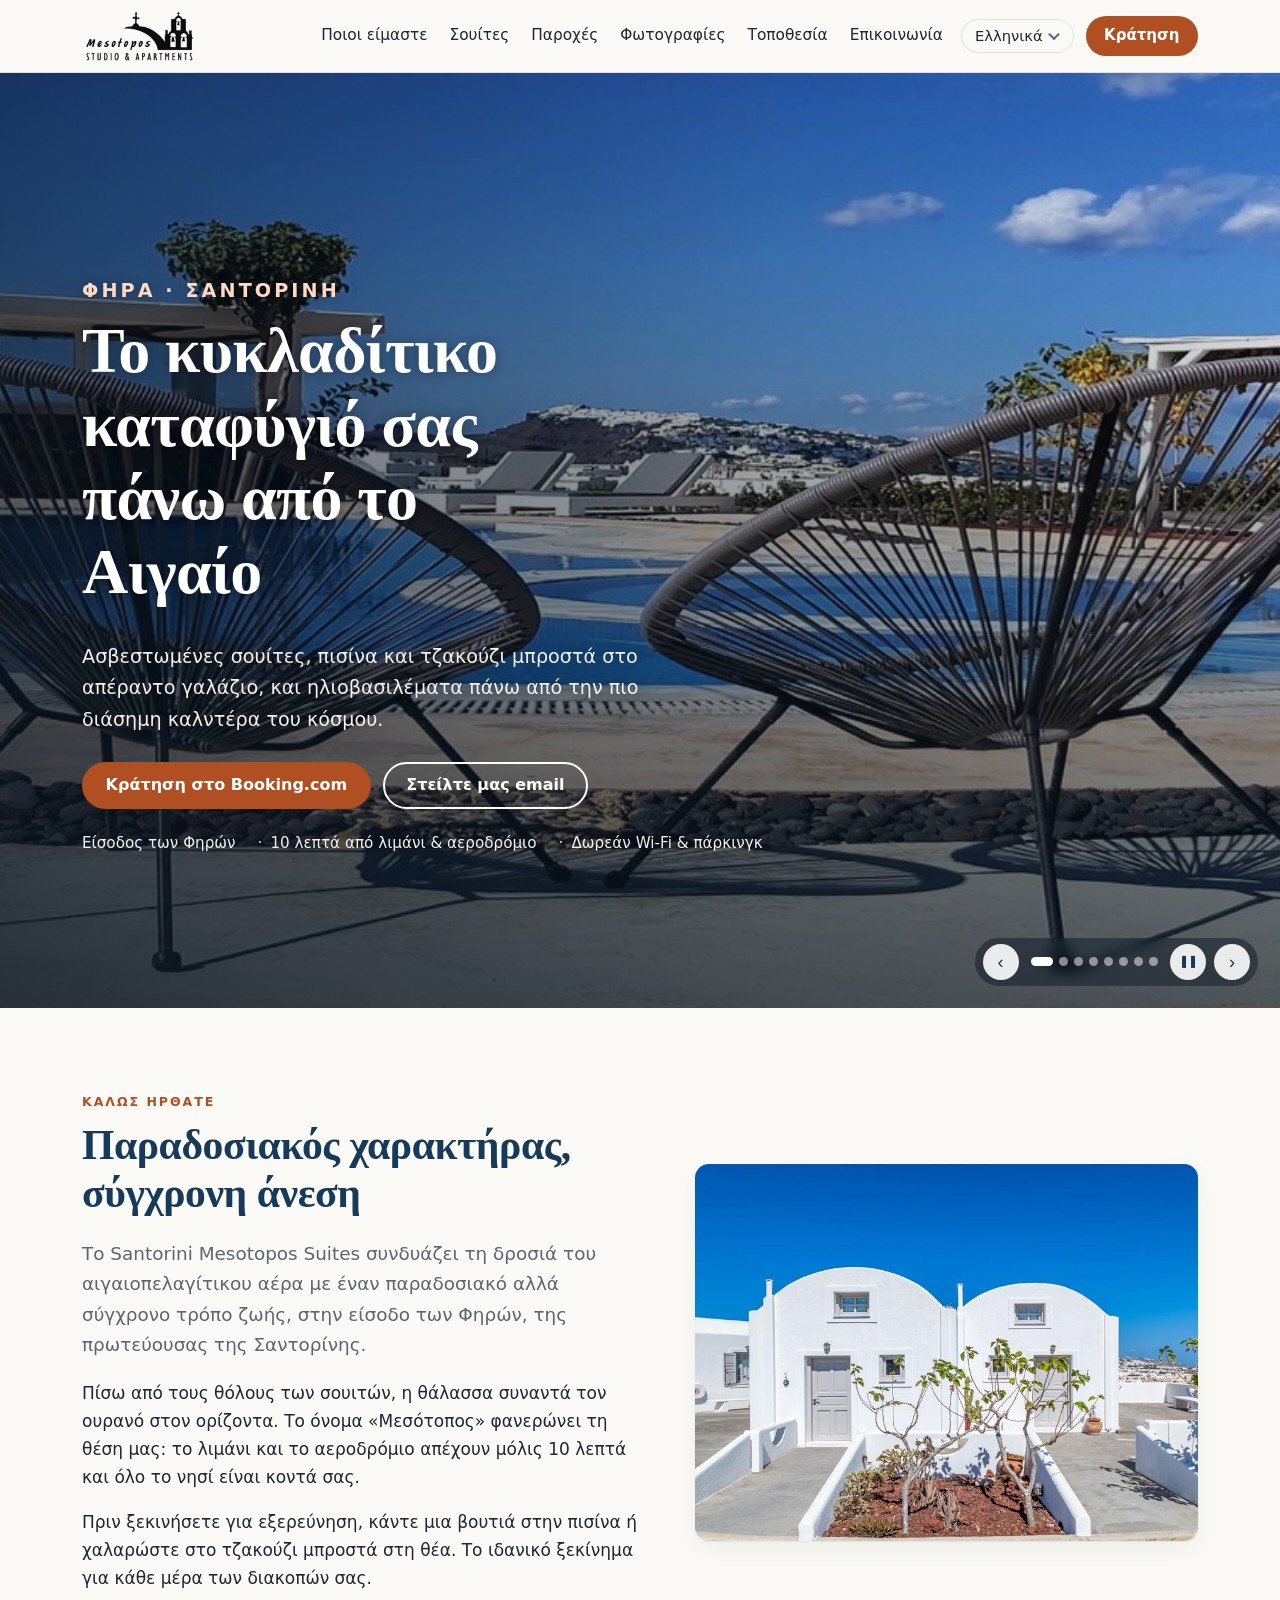
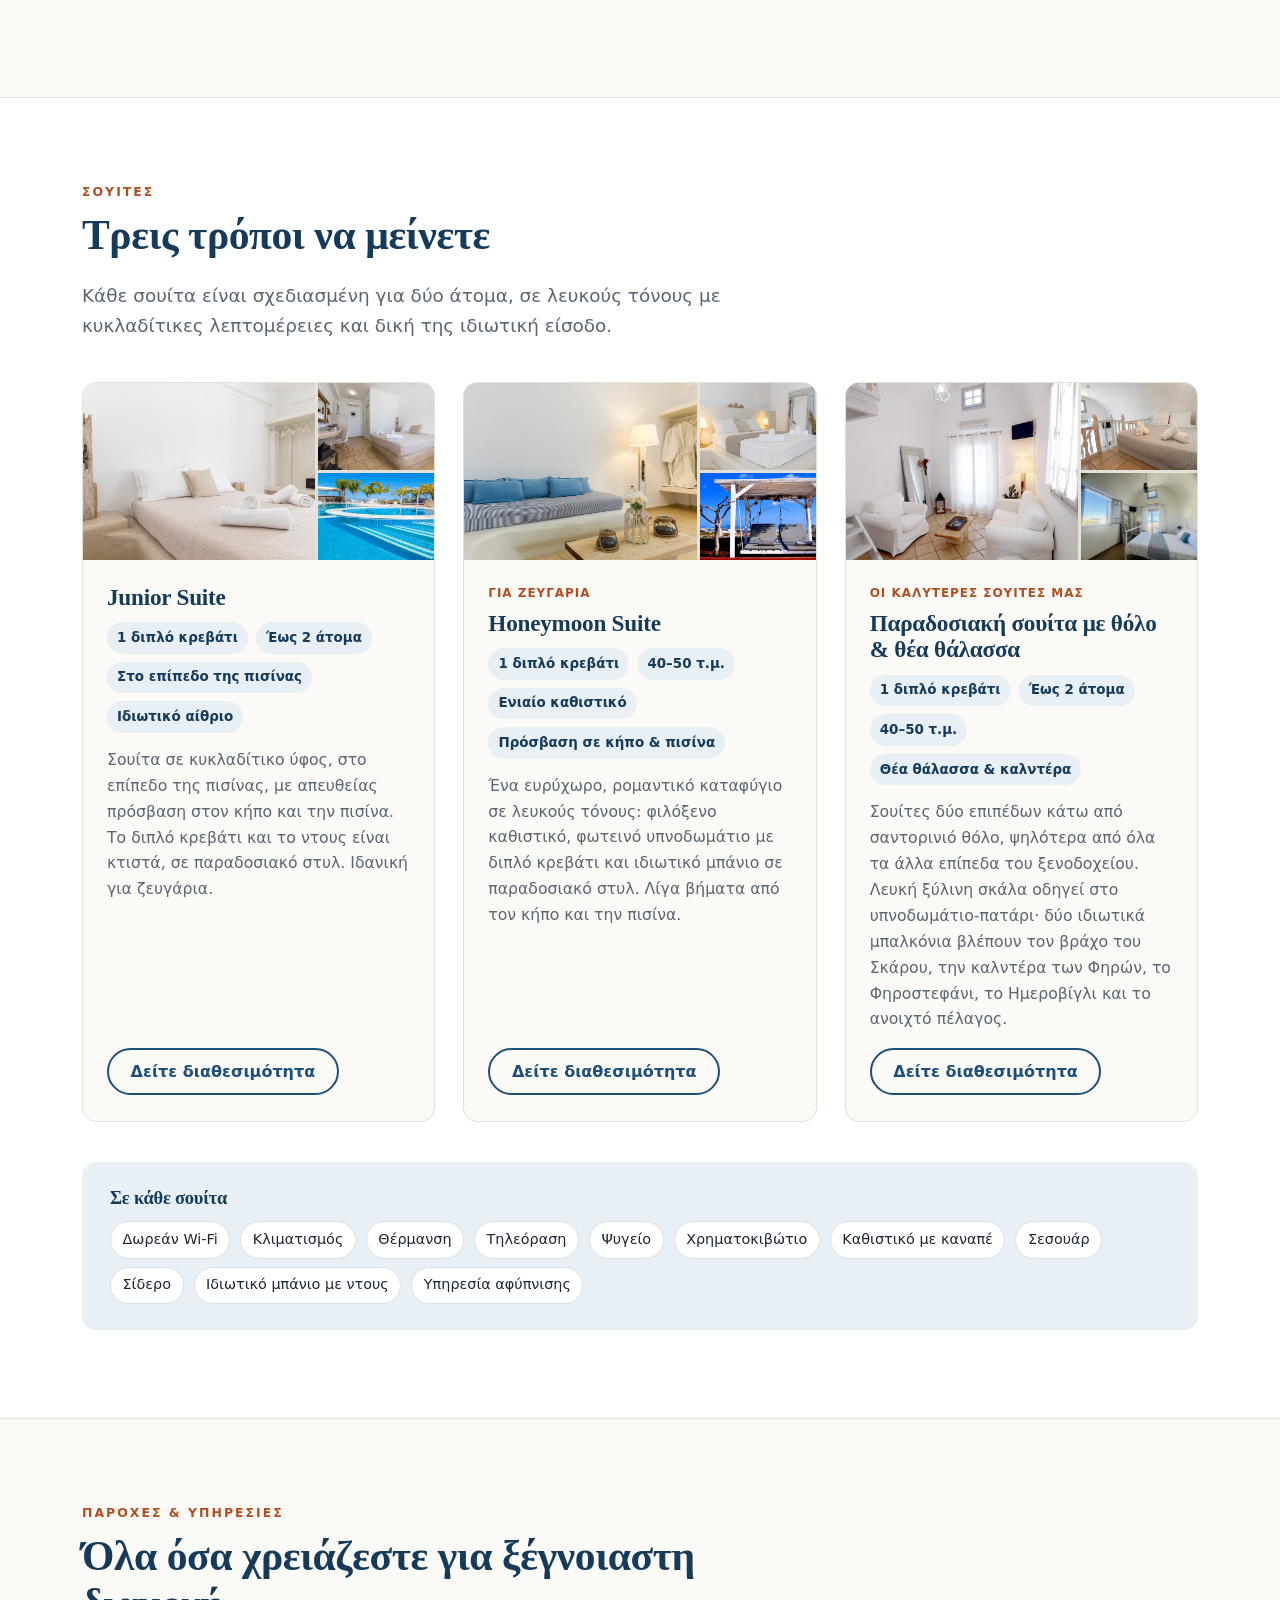
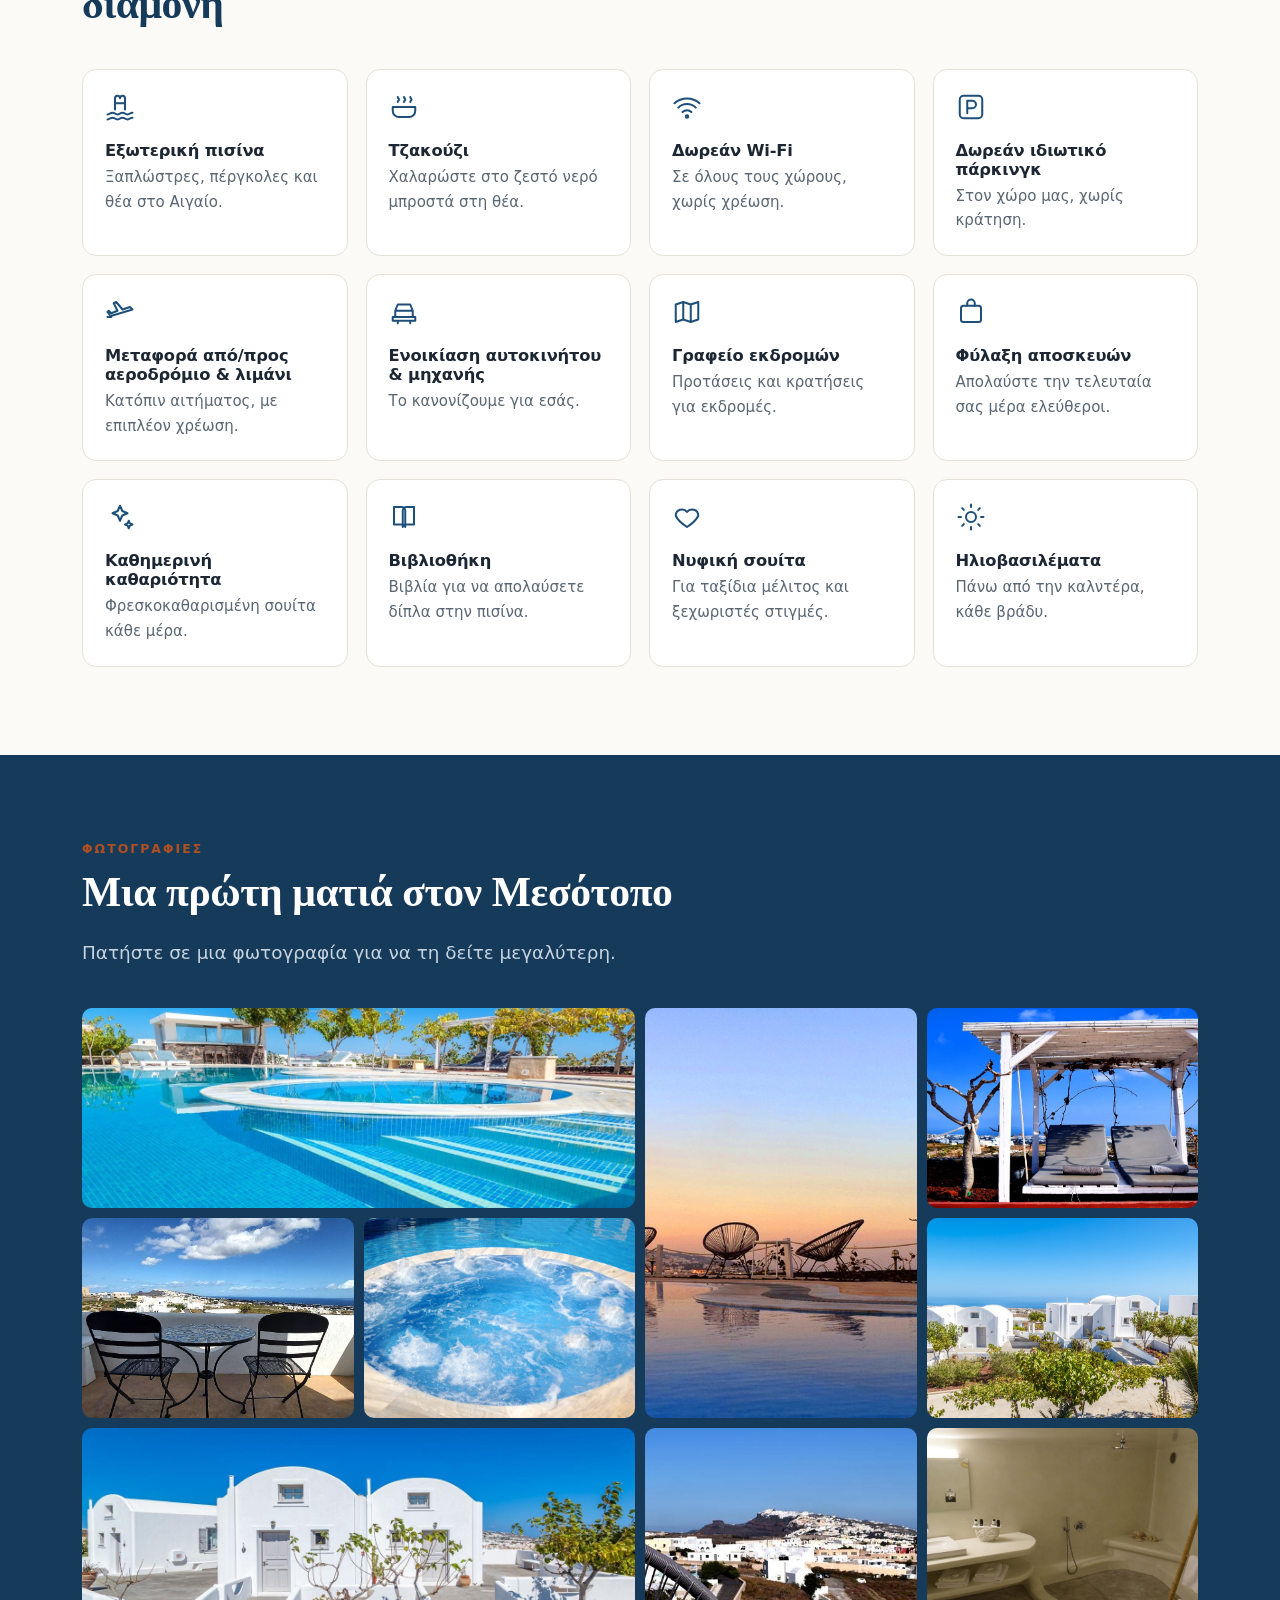
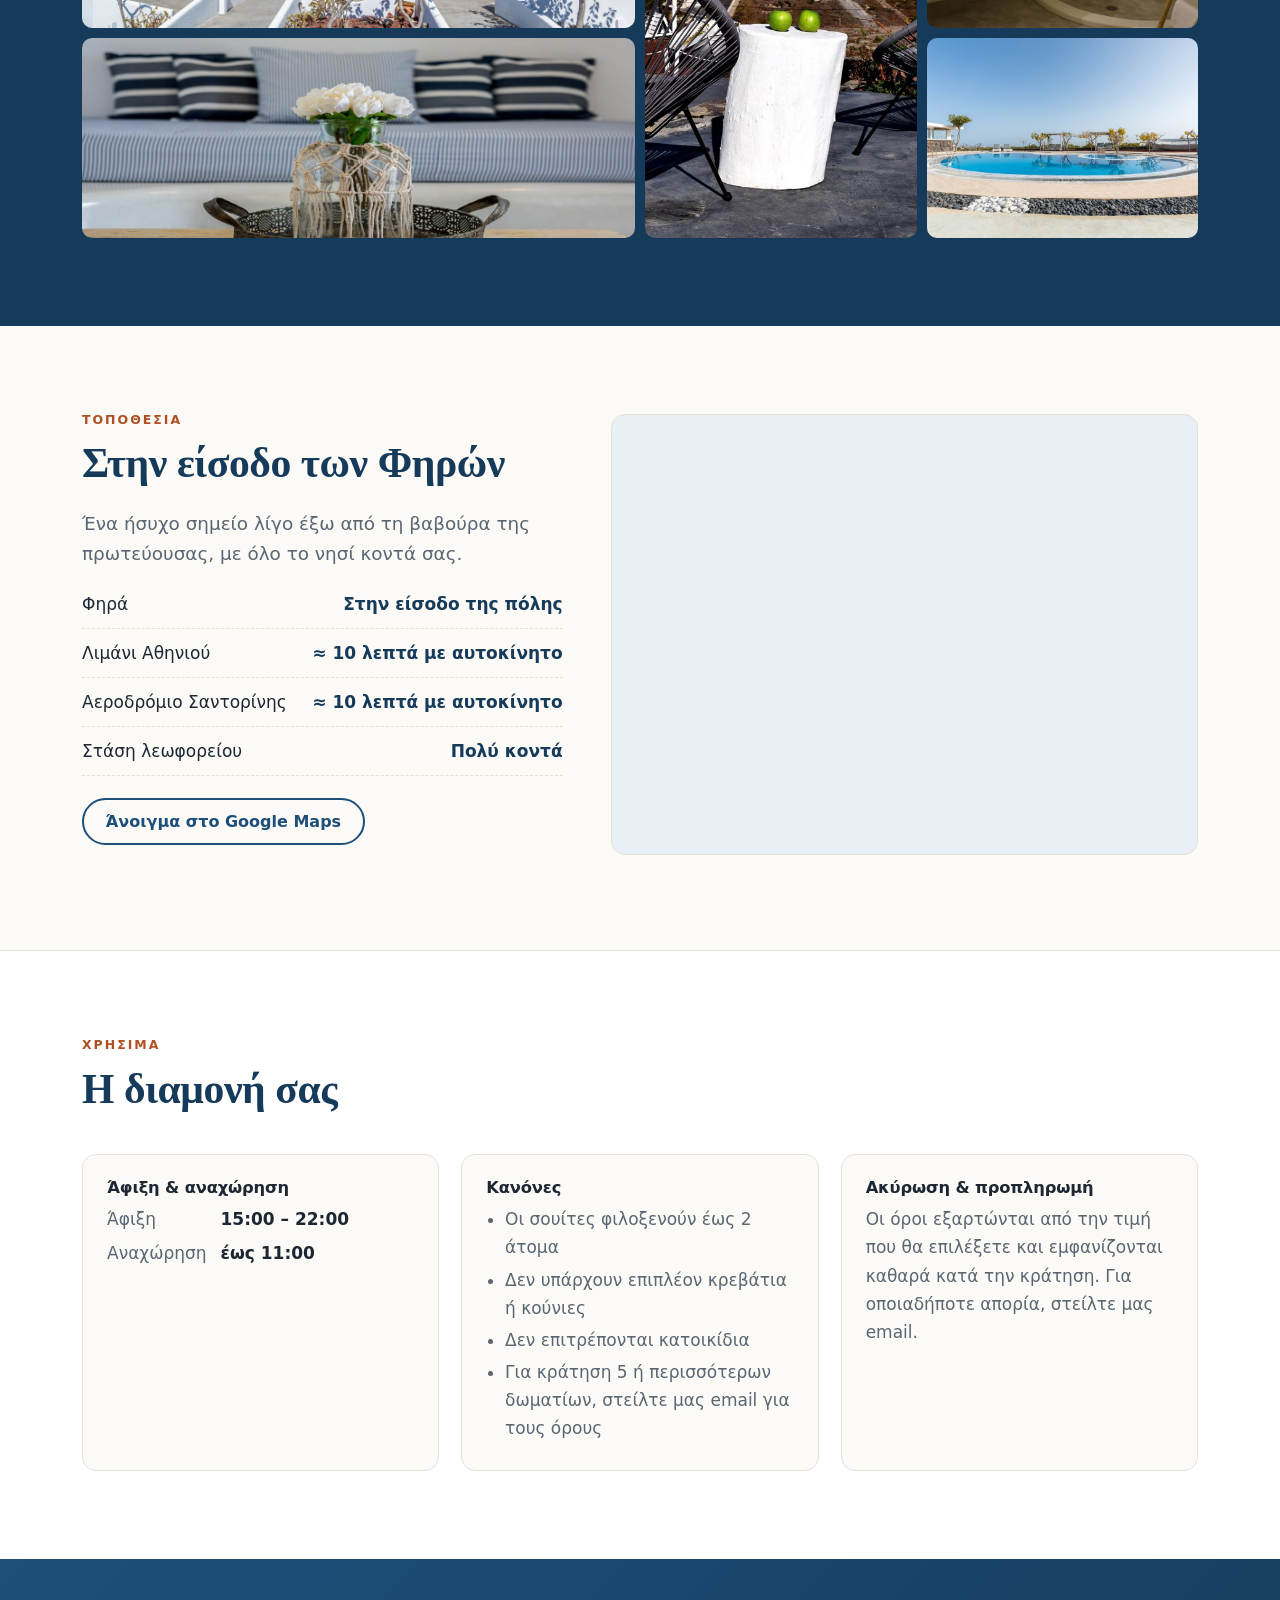
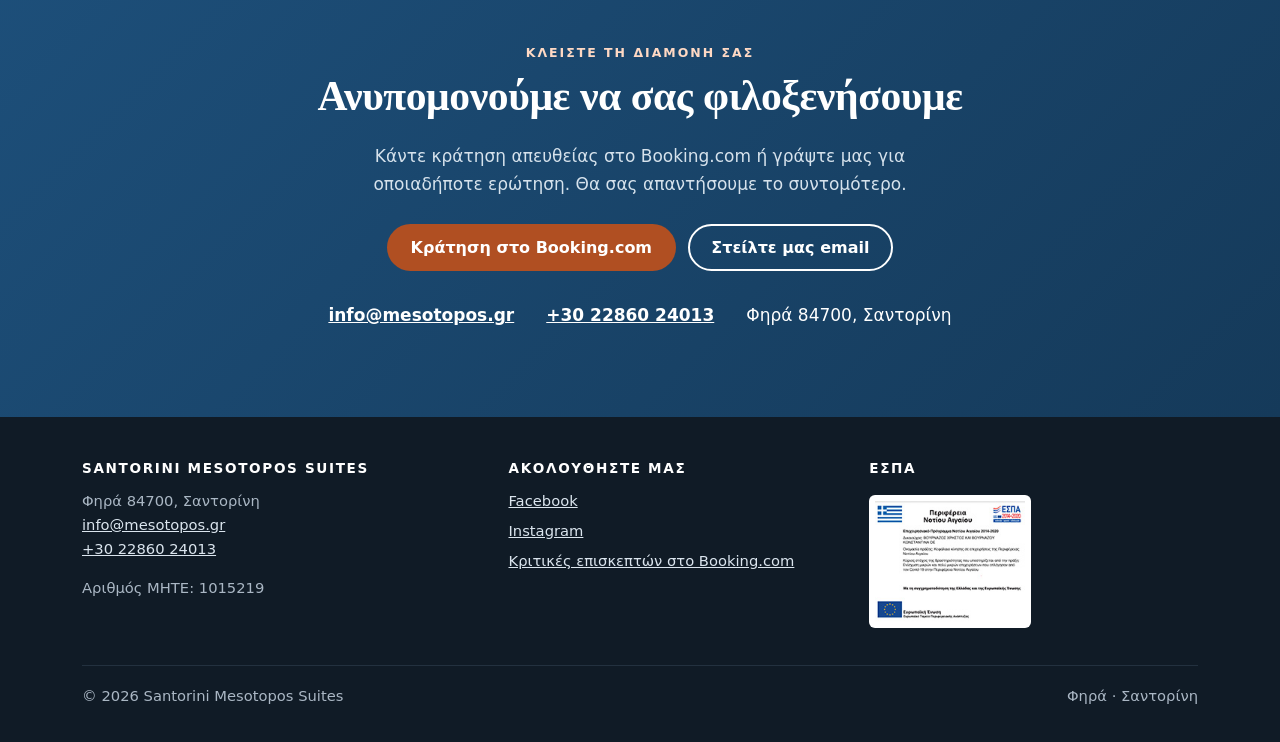
<file: el/index.html>
<!doctype html>
<html lang="el">
<head>
<meta charset="utf-8">
<meta name="viewport" content="width=device-width,initial-scale=1">
<meta name="robots" content="noindex,nofollow">
<title>Santorini Mesotopos Suites · Σουίτες με θέα στην καλντέρα, Φηρά Σαντορίνης</title>
<meta name="description" content="Boutique σουίτες στην είσοδο των Φηρών, Σαντορίνη: πισίνα και τζακούζι, θέα στο Αιγαίο και την καλντέρα, παραδοσιακές σουίτες με θόλο. 10 λεπτά από λιμάνι και αεροδρόμιο.">
<link rel="canonical" href="https://santorinimesotopossuites.com/el/">
<link rel="alternate" hreflang="en" href="https://santorinimesotopossuites.com/">
<link rel="alternate" hreflang="el" href="https://santorinimesotopossuites.com/el/">
<link rel="alternate" hreflang="fr" href="https://santorinimesotopossuites.com/fr/">
<link rel="alternate" hreflang="de" href="https://santorinimesotopossuites.com/de/">
<link rel="alternate" hreflang="it" href="https://santorinimesotopossuites.com/it/">
<link rel="alternate" hreflang="x-default" href="https://santorinimesotopossuites.com/">
<meta property="og:type" content="website">
<meta property="og:title" content="Santorini Mesotopos Suites · Σουίτες με θέα στην καλντέρα, Φηρά Σαντορίνης">
<meta property="og:description" content="Boutique σουίτες στην είσοδο των Φηρών, Σαντορίνη: πισίνα και τζακούζι, θέα στο Αιγαίο και την καλντέρα, παραδοσιακές σουίτες με θόλο. 10 λεπτά από λιμάνι και αεροδρόμιο.">
<meta property="og:image" content="https://santorinimesotopossuites.com/images/slides/slide-1.jpg">
<meta property="og:url" content="https://santorinimesotopossuites.com/el/">
<meta name="theme-color" content="#153a5a">
<link rel="icon" href="../images/favicon.png">
<link rel="stylesheet" href="../assets/style.css">
<script type="application/ld+json">{"@context": "https://schema.org", "@type": "Hotel", "name": "Santorini Mesotopos Suites", "url": "https://santorinimesotopossuites.com/el/", "email": "info@mesotopos.gr", "telephone": "+302286024013", "image": "https://santorinimesotopossuites.com/images/slides/slide-1.jpg", "address": {"@type": "PostalAddress", "addressLocality": "Fira", "postalCode": "84700", "addressRegion": "Santorini", "addressCountry": "GR"}, "checkinTime": "15:00", "checkoutTime": "11:00", "petsAllowed": false, "amenityFeature": [{"@type": "LocationFeatureSpecification", "name": "Outdoor pool", "value": true}, {"@type": "LocationFeatureSpecification", "name": "Jacuzzi", "value": true}, {"@type": "LocationFeatureSpecification", "name": "Free Wi-Fi", "value": true}, {"@type": "LocationFeatureSpecification", "name": "Free parking", "value": true}], "sameAs": ["https://www.facebook.com/Santorini.Mesotopos"]}</script>
</head>
<body>
<a class="skip" href="#main">Μετάβαση στο περιεχόμενο</a>
<header class="site-header">
  <div class="wrap">
    <a class="brand" href="../index.html" aria-label="Santorini Mesotopos Suites"><img src="../images/logo.png" alt="Santorini Mesotopos" width="168" height="80"></a>
    <nav class="nav" aria-label="Κύριο μενού"><a href="#about">Ποιοι είμαστε</a><a href="#rooms">Σουίτες</a><a href="#facilities">Παροχές</a><a href="#gallery">Φωτογραφίες</a><a href="#location">Τοποθεσία</a><a href="#contact">Επικοινωνία</a></nav>
    <div class="header-actions">
      <label class="lang"><span class="sr-only">Γλώσσα</span>
        <select id="lang-switch" aria-label="Γλώσσα"><option value="../index.html" lang="en">English</option><option value="../el/index.html" selected lang="el">Ελληνικά</option><option value="../fr/index.html" lang="fr">Français</option><option value="../de/index.html" lang="de">Deutsch</option><option value="../it/index.html" lang="it">Italiano</option></select>
      </label>
      <a class="btn btn-primary" href="https://www.booking.com/hotel/gr/mesotopos.html?lang=el" target="_blank" rel="noopener">Κράτηση</a>
    </div>
  </div>
</header>

<main id="main">
  <section class="hero" aria-labelledby="hero-title">
    <div class="slides" role="region" aria-roledescription="carousel" aria-label="Φωτογραφίες του Santorini Mesotopos Suites"><img class="slide is-active" src="../images/slides/slide-1.jpg" alt="Βεράντα της πισίνας με καθίσματα" width="1224" height="600" fetchpriority="high"><img class="slide" src="../images/slides/slide-2.jpg" alt="Ηλιοβασίλεμα στη βεράντα της πισίνας" width="1224" height="600" decoding="async" aria-hidden="true"><img class="slide" src="../images/slides/slide-3.jpg" alt="Οι σουίτες με θέα στο νησί και τη θάλασσα" width="1224" height="600" decoding="async" aria-hidden="true"><img class="slide" src="../images/slides/slide-4.jpg" alt="Καθιστικό της Honeymoon Suite" width="1224" height="600" decoding="async" aria-hidden="true"><img class="slide" src="../images/slides/slide-5.jpg" alt="Φωτεινό υπνοδωμάτιο σουίτας σε λευκούς τόνους" width="1224" height="600" decoding="async" aria-hidden="true"><img class="slide" src="../images/slides/slide-6.jpg" alt="Καθιστικό σουίτας με κυκλαδίτικες λεπτομέρειες" width="1224" height="600" decoding="async" aria-hidden="true"><img class="slide" src="../images/slides/slide-7.jpg" alt="Ξαπλώστρες κάτω από πέργκολα δίπλα στην πισίνα" width="1224" height="600" decoding="async" aria-hidden="true"><img class="slide" src="../images/slides/slide-8.jpg" alt="Οι ασβεστωμένες κυκλαδίτικες σουίτες" width="1224" height="600" decoding="async" aria-hidden="true"></div>
    <div class="wrap">
      <p class="eyebrow">Φηρά · Σαντορίνη</p>
      <h1 id="hero-title">Το κυκλαδίτικο καταφύγιό σας πάνω από το Αιγαίο</h1>
      <p>Ασβεστωμένες σουίτες, πισίνα και τζακούζι μπροστά στο απέραντο γαλάζιο, και ηλιοβασιλέματα πάνω από την πιο διάσημη καλντέρα του κόσμου.</p>
      <div class="cta">
        <a class="btn btn-primary" href="https://www.booking.com/hotel/gr/mesotopos.html?lang=el" target="_blank" rel="noopener">Κράτηση στο Booking.com</a>
        <a class="btn btn-light" href="mailto:info@mesotopos.gr?subject=Ερώτηση για κράτηση – Santorini Mesotopos Suites">Στείλτε μας email</a>
      </div>
      <ul class="facts"><li>Είσοδος των Φηρών</li><li>10 λεπτά από λιμάνι &amp; αεροδρόμιο</li><li>Δωρεάν Wi-Fi &amp; πάρκινγκ</li></ul>
    </div>
    <div class="slide-ctrl">
      <button type="button" class="sc-btn" id="sc-prev" aria-label="Προηγούμενη φωτογραφία">‹</button>
      <div class="sc-dots"><button type="button" class="sc-dot is-active" data-i="0" aria-label="Φωτογραφία 1 / 8" aria-current="true"></button><button type="button" class="sc-dot" data-i="1" aria-label="Φωτογραφία 2 / 8"></button><button type="button" class="sc-dot" data-i="2" aria-label="Φωτογραφία 3 / 8"></button><button type="button" class="sc-dot" data-i="3" aria-label="Φωτογραφία 4 / 8"></button><button type="button" class="sc-dot" data-i="4" aria-label="Φωτογραφία 5 / 8"></button><button type="button" class="sc-dot" data-i="5" aria-label="Φωτογραφία 6 / 8"></button><button type="button" class="sc-dot" data-i="6" aria-label="Φωτογραφία 7 / 8"></button><button type="button" class="sc-dot" data-i="7" aria-label="Φωτογραφία 8 / 8"></button></div>
      <button type="button" class="sc-btn" id="sc-pause" aria-label="Παύση προβολής" data-pause="Παύση προβολής" data-play="Αναπαραγωγή προβολής"><span aria-hidden="true">❚❚</span></button>
      <button type="button" class="sc-btn" id="sc-next" aria-label="Επόμενη φωτογραφία">›</button>
    </div>
  </section>

  <section id="about" aria-labelledby="about-title">
    <div class="wrap about">
      <div>
        <p class="eyebrow">Καλώς ήρθατε</p>
        <h2 id="about-title">Παραδοσιακός χαρακτήρας, σύγχρονη άνεση</h2>
        <p class="lede">Το Santorini Mesotopos Suites συνδυάζει τη δροσιά του αιγαιοπελαγίτικου αέρα με έναν παραδοσιακό αλλά σύγχρονο τρόπο ζωής, στην είσοδο των Φηρών, της πρωτεύουσας της Σαντορίνης.</p><p>Πίσω από τους θόλους των σουιτών, η θάλασσα συναντά τον ουρανό στον ορίζοντα. Το όνομα «Μεσότοπος» φανερώνει τη θέση μας: το λιμάνι και το αεροδρόμιο απέχουν μόλις 10 λεπτά και όλο το νησί είναι κοντά σας.</p><p>Πριν ξεκινήσετε για εξερεύνηση, κάντε μια βουτιά στην πισίνα ή χαλαρώστε στο τζακούζι μπροστά στη θέα. Το ιδανικό ξεκίνημα για κάθε μέρα των διακοπών σας.</p>
      </div>
      <img src="../images/suites-exterior.jpg" alt="Οι λευκές κυκλαδίτικες σουίτες του Μεσότοπου με τη θάλασσα στο βάθος" loading="lazy" width="1224" height="600">
    </div>
  </section>

  <section id="rooms" class="rooms" aria-labelledby="rooms-title">
    <div class="wrap">
      <div class="section-head">
        <p class="eyebrow">Σουίτες</p>
        <h2 id="rooms-title">Τρεις τρόποι να μείνετε</h2>
        <p class="lede">Κάθε σουίτα είναι σχεδιασμένη για δύο άτομα, σε λευκούς τόνους με κυκλαδίτικες λεπτομέρειες και δική της ιδιωτική είσοδο.</p>
      </div>
      <div class="room-list">
      <article class="room" id="room-junior">
        <div class="room-photos"><img src="../images/junior-suite.jpg" alt="Υπνοδωμάτιο της Junior Suite" loading="lazy" width="1000" height="665"><img src="../images/junior-suite-2.jpg" alt="Junior Suite με καθιστικό" loading="lazy" width="1000" height="665"><img src="../images/pool.jpg" alt="Η πισίνα δίπλα στις Junior Suites" loading="lazy" width="1000" height="665"></div>
        <div class="room-body">
          
          <h3>Junior Suite</h3>
          <ul class="room-meta"><li>1 διπλό κρεβάτι</li><li>Έως 2 άτομα</li><li>Στο επίπεδο της πισίνας</li><li>Ιδιωτικό αίθριο</li></ul>
          <p>Σουίτα σε κυκλαδίτικο ύφος, στο επίπεδο της πισίνας, με απευθείας πρόσβαση στον κήπο και την πισίνα. Το διπλό κρεβάτι και το ντους είναι κτιστά, σε παραδοσιακό στυλ. Ιδανική για ζευγάρια.</p>
          <a class="btn btn-ghost" href="https://www.booking.com/hotel/gr/mesotopos.html?lang=el" target="_blank" rel="noopener">Δείτε διαθεσιμότητα</a>
        </div>
      </article>
      <article class="room" id="room-honeymoon">
        <div class="room-photos"><img src="../images/honeymoon-suite.jpg" alt="Καθιστικό της Honeymoon Suite" loading="lazy" width="1000" height="665"><img src="../images/honeymoon-suite-2.jpg" alt="Υπνοδωμάτιο της Honeymoon Suite" loading="lazy" width="1000" height="665"><img src="../images/pergola.jpg" alt="Σκιερή πέργκολα δίπλα στην πισίνα" loading="lazy" width="1000" height="665"></div>
        <div class="room-body">
          <span class="badge">Για ζευγάρια</span>
          <h3>Honeymoon Suite</h3>
          <ul class="room-meta"><li>1 διπλό κρεβάτι</li><li>40–50 τ.μ.</li><li>Ενιαίο καθιστικό</li><li>Πρόσβαση σε κήπο &amp; πισίνα</li></ul>
          <p>Ένα ευρύχωρο, ρομαντικό καταφύγιο σε λευκούς τόνους: φιλόξενο καθιστικό, φωτεινό υπνοδωμάτιο με διπλό κρεβάτι και ιδιωτικό μπάνιο σε παραδοσιακό στυλ. Λίγα βήματα από τον κήπο και την πισίνα.</p>
          <a class="btn btn-ghost" href="https://www.booking.com/hotel/gr/mesotopos.html?lang=el" target="_blank" rel="noopener">Δείτε διαθεσιμότητα</a>
        </div>
      </article>
      <article class="room" id="room-dome">
        <div class="room-photos"><img src="../images/dome-suite.jpg" alt="Καθιστικό της σουίτας με θόλο" loading="lazy" width="1000" height="665"><img src="../images/dome-suite-loft.jpg" alt="Υπνοδωμάτιο-πατάρι της σουίτας με θόλο" loading="lazy" width="1000" height="665"><img src="../images/dome-suite-view.jpg" alt="Θέα θάλασσα από το παράθυρο της σουίτας" loading="lazy" width="1000" height="665"></div>
        <div class="room-body">
          <span class="badge">Οι καλύτερες σουίτες μας</span>
          <h3>Παραδοσιακή σουίτα με θόλο &amp; θέα θάλασσα</h3>
          <ul class="room-meta"><li>1 διπλό κρεβάτι</li><li>Έως 2 άτομα</li><li>40–50 τ.μ.</li><li>Θέα θάλασσα &amp; καλντέρα</li></ul>
          <p>Σουίτες δύο επιπέδων κάτω από σαντορινιό θόλο, ψηλότερα από όλα τα άλλα επίπεδα του ξενοδοχείου. Λευκή ξύλινη σκάλα οδηγεί στο υπνοδωμάτιο-πατάρι· δύο ιδιωτικά μπαλκόνια βλέπουν τον βράχο του Σκάρου, την καλντέρα των Φηρών, το Φηροστεφάνι, το Ημεροβίγλι και το ανοιχτό πέλαγος.</p>
          <a class="btn btn-ghost" href="https://www.booking.com/hotel/gr/mesotopos.html?lang=el" target="_blank" rel="noopener">Δείτε διαθεσιμότητα</a>
        </div>
      </article>
      </div>
      <div class="in-room">
        <h3>Σε κάθε σουίτα</h3>
        <ul class="chips"><li>Δωρεάν Wi-Fi</li><li>Κλιματισμός</li><li>Θέρμανση</li><li>Τηλεόραση</li><li>Ψυγείο</li><li>Χρηματοκιβώτιο</li><li>Καθιστικό με καναπέ</li><li>Σεσουάρ</li><li>Σίδερο</li><li>Ιδιωτικό μπάνιο με ντους</li><li>Υπηρεσία αφύπνισης</li></ul>
      </div>
    </div>
  </section>

  <section id="facilities" aria-labelledby="fac-title">
    <div class="wrap">
      <div class="section-head">
        <p class="eyebrow">Παροχές &amp; υπηρεσίες</p>
        <h2 id="fac-title">Όλα όσα χρειάζεστε για ξέγνοιαστη διαμονή</h2>
      </div>
      <div class="fac-grid"><div class="fac"><svg viewBox="0 0 24 24" fill="none" stroke="currentColor" stroke-width="1.6" stroke-linecap="round" stroke-linejoin="round" aria-hidden="true"><path d="M2 18c2 0 2-1.5 4-1.5S8 18 10 18s2-1.5 4-1.5 2 1.5 4 1.5 2-1.5 4-1.5M2 22c2 0 2-1.5 4-1.5S8 22 10 22s2-1.5 4-1.5 2 1.5 4 1.5 2-1.5 4-1.5M8 14V5a2 2 0 0 1 4 0M16 14V5a2 2 0 0 0-4 0M8 9h8"/></svg><h3>Εξωτερική πισίνα</h3><p>Ξαπλώστρες, πέργκολες και θέα στο Αιγαίο.</p></div><div class="fac"><svg viewBox="0 0 24 24" fill="none" stroke="currentColor" stroke-width="1.6" stroke-linecap="round" stroke-linejoin="round" aria-hidden="true"><path d="M3 12h18v3a5 5 0 0 1-5 5H8a5 5 0 0 1-5-5zM7 8c0-1 1-1 1-2s-1-1-1-2M12 8c0-1 1-1 1-2s-1-1-1-2M17 8c0-1 1-1 1-2s-1-1-1-2"/></svg><h3>Τζακούζι</h3><p>Χαλαρώστε στο ζεστό νερό μπροστά στη θέα.</p></div><div class="fac"><svg viewBox="0 0 24 24" fill="none" stroke="currentColor" stroke-width="1.6" stroke-linecap="round" stroke-linejoin="round" aria-hidden="true"><path d="M2 9a15 15 0 0 1 20 0M5 12.5a10 10 0 0 1 14 0M8.5 16a5 5 0 0 1 7 0"/><circle cx="12" cy="19.5" r="1"/></svg><h3>Δωρεάν Wi-Fi</h3><p>Σε όλους τους χώρους, χωρίς χρέωση.</p></div><div class="fac"><svg viewBox="0 0 24 24" fill="none" stroke="currentColor" stroke-width="1.6" stroke-linecap="round" stroke-linejoin="round" aria-hidden="true"><rect x="3" y="3" width="18" height="18" rx="3"/><path d="M9 17V7h4a3 3 0 0 1 0 6H9"/></svg><h3>Δωρεάν ιδιωτικό πάρκινγκ</h3><p>Στον χώρο μας, χωρίς κράτηση.</p></div><div class="fac"><svg viewBox="0 0 24 24" fill="none" stroke="currentColor" stroke-width="1.6" stroke-linecap="round" stroke-linejoin="round" aria-hidden="true"><path d="M2 16l20-6-2-2-6 2-5-6-2 1 3 6-5 2-2-2-1 1 3 4z"/></svg><h3>Μεταφορά από/προς αεροδρόμιο &amp; λιμάνι</h3><p>Κατόπιν αιτήματος, με επιπλέον χρέωση.</p></div><div class="fac"><svg viewBox="0 0 24 24" fill="none" stroke="currentColor" stroke-width="1.6" stroke-linecap="round" stroke-linejoin="round" aria-hidden="true"><path d="M5 16V11l2-5h10l2 5v5M3 16h18v3H3zM7 19v2M17 19v2M5 11h14"/></svg><h3>Ενοικίαση αυτοκινήτου &amp; μηχανής</h3><p>Το κανονίζουμε για εσάς.</p></div><div class="fac"><svg viewBox="0 0 24 24" fill="none" stroke="currentColor" stroke-width="1.6" stroke-linecap="round" stroke-linejoin="round" aria-hidden="true"><path d="M9 4 3 6v14l6-2 6 2 6-2V4l-6 2-6-2zM9 4v14M15 6v14"/></svg><h3>Γραφείο εκδρομών</h3><p>Προτάσεις και κρατήσεις για εκδρομές.</p></div><div class="fac"><svg viewBox="0 0 24 24" fill="none" stroke="currentColor" stroke-width="1.6" stroke-linecap="round" stroke-linejoin="round" aria-hidden="true"><rect x="4" y="7" width="16" height="13" rx="2"/><path d="M9 7V5a3 3 0 0 1 6 0v2"/></svg><h3>Φύλαξη αποσκευών</h3><p>Απολαύστε την τελευταία σας μέρα ελεύθεροι.</p></div><div class="fac"><svg viewBox="0 0 24 24" fill="none" stroke="currentColor" stroke-width="1.6" stroke-linecap="round" stroke-linejoin="round" aria-hidden="true"><path d="M12 3l1.8 4.2L18 9l-4.2 1.8L12 15l-1.8-4.2L6 9l4.2-1.8zM19 15l.9 2.1L22 18l-2.1.9L19 21l-.9-2.1L16 18l2.1-.9z"/></svg><h3>Καθημερινή καθαριότητα</h3><p>Φρεσκοκαθαρισμένη σουίτα κάθε μέρα.</p></div><div class="fac"><svg viewBox="0 0 24 24" fill="none" stroke="currentColor" stroke-width="1.6" stroke-linecap="round" stroke-linejoin="round" aria-hidden="true"><path d="M4 4h6a3 3 0 0 1 3 3v13a2 2 0 0 0-2-2H4zM20 4h-6a3 3 0 0 0-3 3v13a2 2 0 0 1 2-2h7z"/></svg><h3>Βιβλιοθήκη</h3><p>Βιβλία για να απολαύσετε δίπλα στην πισίνα.</p></div><div class="fac"><svg viewBox="0 0 24 24" fill="none" stroke="currentColor" stroke-width="1.6" stroke-linecap="round" stroke-linejoin="round" aria-hidden="true"><path d="M12 20s-7-4.5-9-9a5 5 0 0 1 9-3 5 5 0 0 1 9 3c-2 4.5-9 9-9 9z"/></svg><h3>Νυφική σουίτα</h3><p>Για ταξίδια μέλιτος και ξεχωριστές στιγμές.</p></div><div class="fac"><svg viewBox="0 0 24 24" fill="none" stroke="currentColor" stroke-width="1.6" stroke-linecap="round" stroke-linejoin="round" aria-hidden="true"><circle cx="12" cy="12" r="4"/><path d="M12 2v2M12 20v2M2 12h2M20 12h2M4.9 4.9l1.4 1.4M17.7 17.7l1.4 1.4M4.9 19.1l1.4-1.4M17.7 6.3l1.4-1.4"/></svg><h3>Ηλιοβασιλέματα</h3><p>Πάνω από την καλντέρα, κάθε βράδυ.</p></div></div>
    </div>
  </section>

  <section id="gallery" class="gallery" aria-labelledby="gal-title">
    <div class="wrap">
      <div class="section-head">
        <p class="eyebrow">Φωτογραφίες</p>
        <h2 id="gal-title">Μια πρώτη ματιά στον Μεσότοπο</h2>
        <p class="lede">Πατήστε σε μια φωτογραφία για να τη δείτε μεγαλύτερη.</p>
      </div>
      <div class="gal"><a class="wide" href="../images/pool.jpg" data-caption="Η πισίνα και οι ξαπλώστρες"><img src="../images/pool.jpg" alt="Η πισίνα και οι ξαπλώστρες" loading="lazy"></a><a class="tall" href="../images/sunset-terrace.jpg" data-caption="Ηλιοβασίλεμα στη βεράντα της πισίνας"><img src="../images/sunset-terrace.jpg" alt="Ηλιοβασίλεμα στη βεράντα της πισίνας" loading="lazy"></a><a class="" href="../images/pergola.jpg" data-caption="Ξαπλώστρες κάτω από πέργκολα δίπλα στην πισίνα"><img src="../images/pergola.jpg" alt="Ξαπλώστρες κάτω από πέργκολα δίπλα στην πισίνα" loading="lazy"></a><a class="" href="../images/balcony-view.jpg" data-caption="Μπαλκόνι με θέα προς τη θάλασσα"><img src="../images/balcony-view.jpg" alt="Μπαλκόνι με θέα προς τη θάλασσα" loading="lazy"></a><a class="wide" href="../images/suites-exterior.jpg" data-caption="Οι κυκλαδίτικες σουίτες"><img src="../images/suites-exterior.jpg" alt="Οι κυκλαδίτικες σουίτες" loading="lazy"></a><a class="" href="../images/jacuzzi.jpg" data-caption="Το τζακούζι"><img src="../images/jacuzzi.jpg" alt="Το τζακούζι" loading="lazy"></a><a class="" href="../images/village-view.jpg" data-caption="Θέα στο νησί"><img src="../images/village-view.jpg" alt="Θέα στο νησί" loading="lazy"></a><a class="tall" href="../images/terrace-chairs.jpg" data-caption="Καρέκλες στη βεράντα με θέα τα Φηρά"><img src="../images/terrace-chairs.jpg" alt="Καρέκλες στη βεράντα με θέα τα Φηρά" loading="lazy"></a><a class="wide" href="../images/living-detail.jpg" data-caption="Καθιστικό σουίτας"><img src="../images/living-detail.jpg" alt="Καθιστικό σουίτας" loading="lazy"></a><a class="" href="../images/bathroom.jpg" data-caption="Μπάνιο σε παραδοσιακό στυλ"><img src="../images/bathroom.jpg" alt="Μπάνιο σε παραδοσιακό στυλ" loading="lazy"></a><a class="" href="../images/pool-panorama.jpg" data-caption="Πανοραμική θέα της πισίνας"><img src="../images/pool-panorama.jpg" alt="Πανοραμική θέα της πισίνας" loading="lazy"></a></div>
    </div>
  </section>

  <section id="location" aria-labelledby="loc-title">
    <div class="wrap loc">
      <div>
        <p class="eyebrow">Τοποθεσία</p>
        <h2 id="loc-title">Στην είσοδο των Φηρών</h2>
        <p class="lede">Ένα ήσυχο σημείο λίγο έξω από τη βαβούρα της πρωτεύουσας, με όλο το νησί κοντά σας.</p>
        <ul class="dist"><li><span>Φηρά</span><span>Στην είσοδο της πόλης</span></li><li><span>Λιμάνι Αθηνιού</span><span>≈ 10 λεπτά με αυτοκίνητο</span></li><li><span>Αεροδρόμιο Σαντορίνης</span><span>≈ 10 λεπτά με αυτοκίνητο</span></li><li><span>Στάση λεωφορείου</span><span>Πολύ κοντά</span></li></ul>
        <p style="margin-top:22px"><a class="btn btn-ghost" href="https://www.google.com/maps/search/?api=1&query=Santorini+Mesotopos+Fira+Santorini" target="_blank" rel="noopener">Άνοιγμα στο Google Maps</a></p>
      </div>
      <div class="map"><iframe title="Χάρτης: Santorini Mesotopos Suites στα Φηρά" src="https://maps.google.com/maps?q=Santorini%20Mesotopos%2C%20Fira%2C%20Santorini&z=14&output=embed" loading="lazy" referrerpolicy="no-referrer-when-downgrade"></iframe></div>
    </div>
  </section>

  <section id="info" class="stay" aria-labelledby="info-title">
    <div class="wrap">
      <div class="section-head">
        <p class="eyebrow">Χρήσιμα</p>
        <h2 id="info-title">Η διαμονή σας</h2>
      </div>
      <div class="info-grid">
        <div class="info">
          <h3>Άφιξη &amp; αναχώρηση</h3>
          <dl><dt>Άφιξη</dt><dd>15:00 – 22:00</dd><dt>Αναχώρηση</dt><dd>έως 11:00</dd></dl>
        </div>
        <div class="info">
          <h3>Κανόνες</h3>
          <ul><li>Οι σουίτες φιλοξενούν έως 2 άτομα</li><li>Δεν υπάρχουν επιπλέον κρεβάτια ή κούνιες</li><li>Δεν επιτρέπονται κατοικίδια</li><li>Για κράτηση 5 ή περισσότερων δωματίων, στείλτε μας email για τους όρους</li></ul>
        </div>
        <div class="info">
          <h3>Ακύρωση &amp; προπληρωμή</h3>
          <p style="color:var(--muted);margin:0">Οι όροι εξαρτώνται από την τιμή που θα επιλέξετε και εμφανίζονται καθαρά κατά την κράτηση. Για οποιαδήποτε απορία, στείλτε μας email.</p>
        </div>
      </div>
    </div>
  </section>

  <section id="contact" class="contact" aria-labelledby="contact-title">
    <div class="wrap">
      <p class="eyebrow" style="color:#ffd9c4">Κλείστε τη διαμονή σας</p>
      <h2 id="contact-title">Ανυπομονούμε να σας φιλοξενήσουμε</h2>
      <p>Κάντε κράτηση απευθείας στο Booking.com ή γράψτε μας για οποιαδήποτε ερώτηση. Θα σας απαντήσουμε το συντομότερο.</p>
      <div class="cta">
        <a class="btn btn-primary" href="https://www.booking.com/hotel/gr/mesotopos.html?lang=el" target="_blank" rel="noopener">Κράτηση στο Booking.com</a>
        <a class="btn btn-light" href="mailto:info@mesotopos.gr?subject=Ερώτηση για κράτηση – Santorini Mesotopos Suites">Στείλτε μας email</a>
      </div>
      <ul class="contact-lines">
        <li><a href="mailto:info@mesotopos.gr">info@mesotopos.gr</a></li>
        <li><a href="tel:+302286024013">+30 22860 24013</a></li>
        <li>Φηρά 84700, Σαντορίνη</li>
      </ul>
    </div>
  </section>
</main>

<footer class="site-footer">
  <div class="wrap">
    <div class="foot">
      <div>
        <h3>Santorini Mesotopos Suites</h3>
        <p>Φηρά 84700, Σαντορίνη<br><a href="mailto:info@mesotopos.gr">info@mesotopos.gr</a><br><a href="tel:+302286024013">+30 22860 24013</a></p>
        <p>Αριθμός ΜΗΤΕ: 1015219</p>
      </div>
      <div>
        <h3>Ακολουθήστε μας</h3>
        <ul>
          <li><a href="https://www.facebook.com/Santorini.Mesotopos" target="_blank" rel="noopener">Facebook</a></li>
          <li><a href="https://www.instagram.com/explore/locations/118027471/santorini-mesotopos/" target="_blank" rel="noopener">Instagram</a></li>
          <li><a href="https://www.booking.com/hotel/gr/mesotopos.html?lang=el" target="_blank" rel="noopener">Κριτικές επισκεπτών στο Booking.com</a></li>
        </ul>
      </div>
      <div>
        <h3>ΕΣΠΑ</h3>
        <a class="espa" href="../images/espa-plaque.pdf" target="_blank" rel="noopener"><img src="../images/espa-banner.jpg" alt="Banner συγχρηματοδότησης ΕΣΠΑ (ανοίγει την αναμνηστική πινακίδα)" width="200" height="161" loading="lazy"></a>
      </div>
    </div>
    <div class="copy"><span>© <span id="yr">2026</span> Santorini Mesotopos Suites</span><span>Φηρά · Σαντορίνη</span></div>
  </div>
</footer>

<div class="mbar">
  <a class="btn btn-primary" href="https://www.booking.com/hotel/gr/mesotopos.html?lang=el" target="_blank" rel="noopener">Κράτηση</a>
  <a class="btn btn-ghost" href="mailto:info@mesotopos.gr?subject=Ερώτηση για κράτηση – Santorini Mesotopos Suites">Email</a>
</div>

<dialog class="lightbox" id="lb" aria-label="Μια πρώτη ματιά στον Μεσότοπο">
  <figure style="margin:0"><img id="lb-img" alt=""><figcaption id="lb-cap"></figcaption></figure>
  <button class="lb-close" id="lb-close" aria-label="Κλείσιμο">×</button>
  <button class="lb-nav lb-prev" id="lb-prev" aria-label="Προηγούμενη φωτογραφία">‹</button>
  <button class="lb-nav lb-next" id="lb-next" aria-label="Επόμενη φωτογραφία">›</button>
</dialog>

<script>
document.getElementById('yr').textContent=new Date().getFullYear();
document.getElementById('lang-switch').addEventListener('change',function(){location.href=this.value||'./';});
(function(){
  var sl=[].slice.call(document.querySelectorAll('.slide')),dots=[].slice.call(document.querySelectorAll('.sc-dot')),pb=document.getElementById('sc-pause'),cur=0,timer=null;
  var reduce=window.matchMedia&&window.matchMedia('(prefers-reduced-motion: reduce)').matches,playing=!reduce;
  function go(n){sl[cur].classList.remove('is-active');sl[cur].setAttribute('aria-hidden','true');dots[cur].classList.remove('is-active');dots[cur].removeAttribute('aria-current');
    cur=(n+sl.length)%sl.length;sl[cur].classList.add('is-active');sl[cur].removeAttribute('aria-hidden');dots[cur].classList.add('is-active');dots[cur].setAttribute('aria-current','true');}
  function start(){stop();if(playing)timer=setInterval(function(){go(cur+1);},6000);}
  function stop(){if(timer)clearInterval(timer);timer=null;}
  function setBtn(){pb.setAttribute('aria-label',playing?pb.dataset.pause:pb.dataset.play);pb.firstElementChild.textContent=playing?'❚❚':'▶';}
  document.getElementById('sc-prev').onclick=function(){go(cur-1);start();};
  document.getElementById('sc-next').onclick=function(){go(cur+1);start();};
  dots.forEach(function(d){d.onclick=function(){go(+d.dataset.i);start();};});
  pb.onclick=function(){playing=!playing;setBtn();start();};
  var hero=document.querySelector('.hero');
  hero.addEventListener('mouseenter',stop);hero.addEventListener('mouseleave',start);
  hero.addEventListener('focusin',stop);hero.addEventListener('focusout',start);
  document.addEventListener('visibilitychange',function(){document.hidden?stop():start();});
  setBtn();start();
})();
(function(){
  var links=[].slice.call(document.querySelectorAll('.gal a')),lb=document.getElementById('lb'),im=document.getElementById('lb-img'),cap=document.getElementById('lb-cap'),i=0;
  if(!lb.showModal)return;
  function show(n){i=(n+links.length)%links.length;im.src=links[i].href;im.alt=links[i].dataset.caption;cap.textContent=links[i].dataset.caption;}
  links.forEach(function(a,n){a.addEventListener('click',function(ev){ev.preventDefault();show(n);lb.showModal();});});
  document.getElementById('lb-close').onclick=function(){lb.close();};
  document.getElementById('lb-prev').onclick=function(){show(i-1);};
  document.getElementById('lb-next').onclick=function(){show(i+1);};
  lb.addEventListener('click',function(ev){if(ev.target===lb)lb.close();});
  lb.addEventListener('keydown',function(ev){if(ev.key==='ArrowLeft')show(i-1);if(ev.key==='ArrowRight')show(i+1);});
})();
</script>
</body>
</html>
</file>
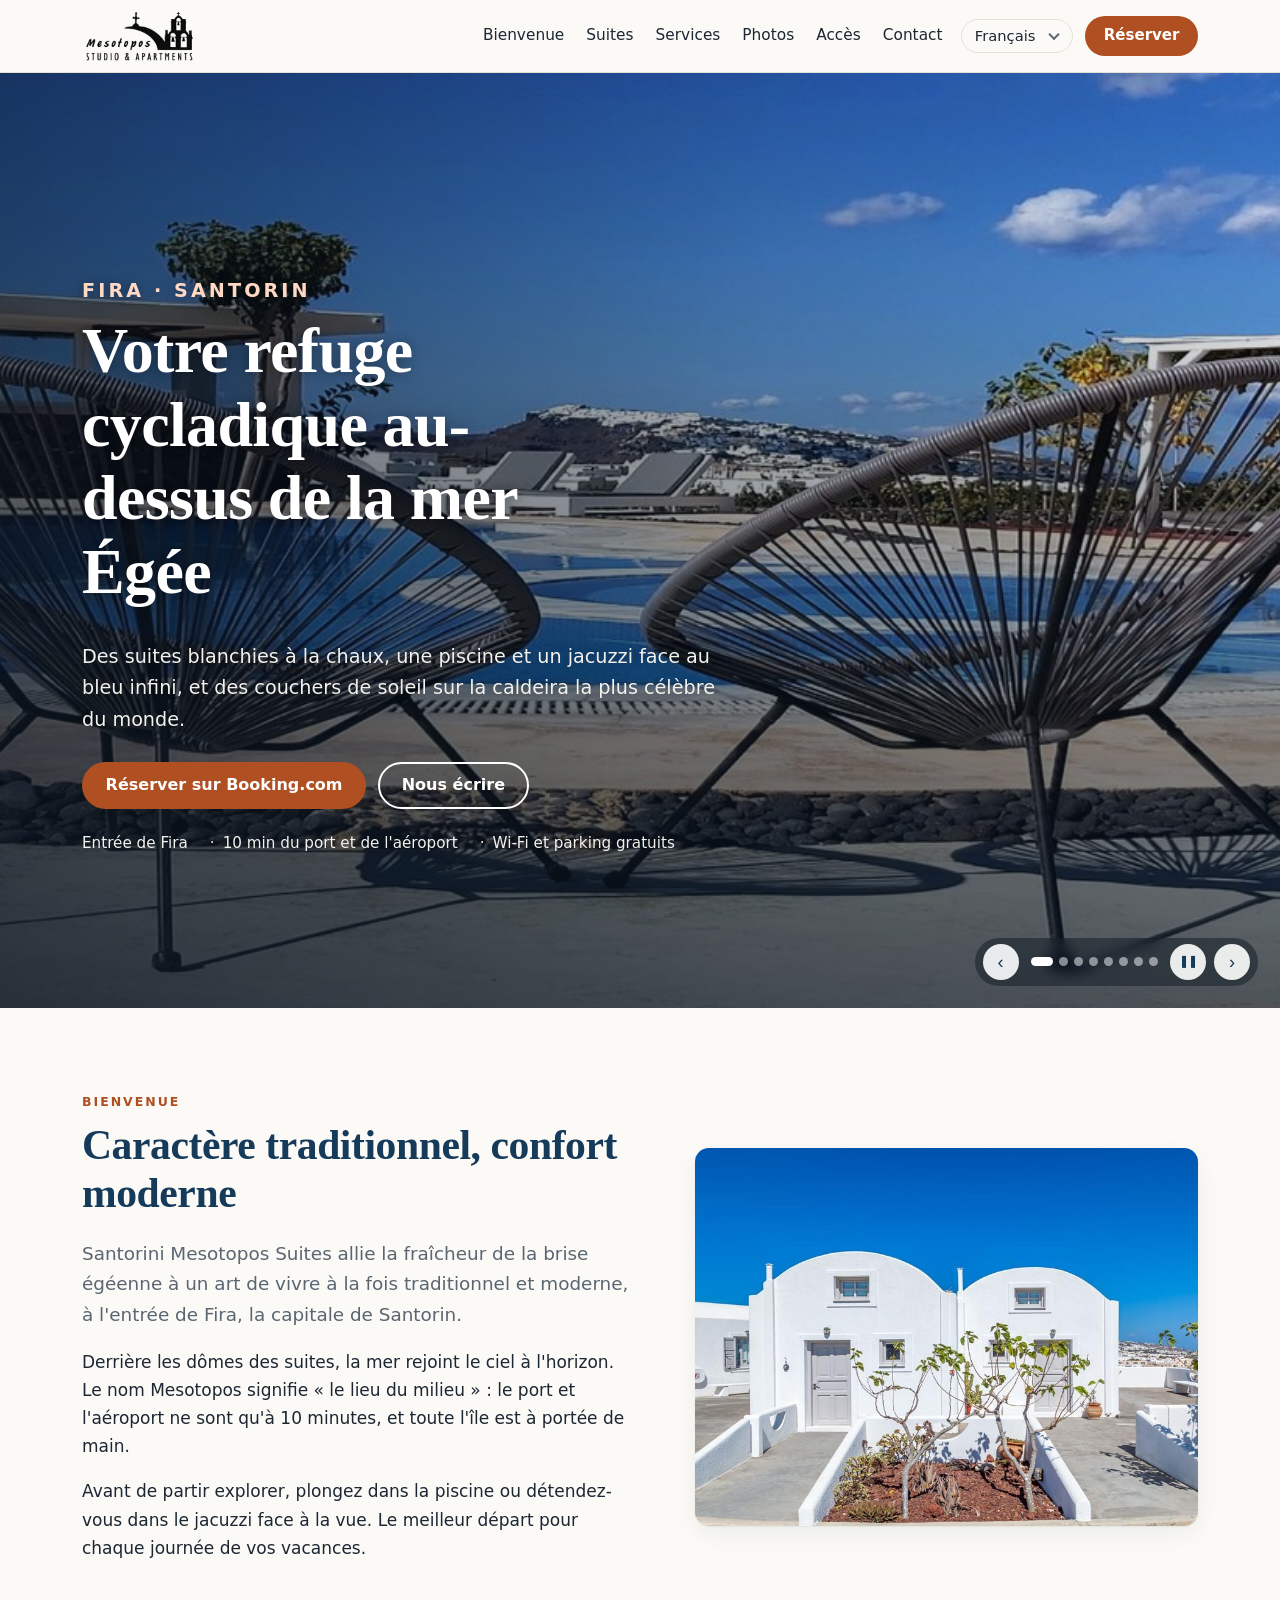
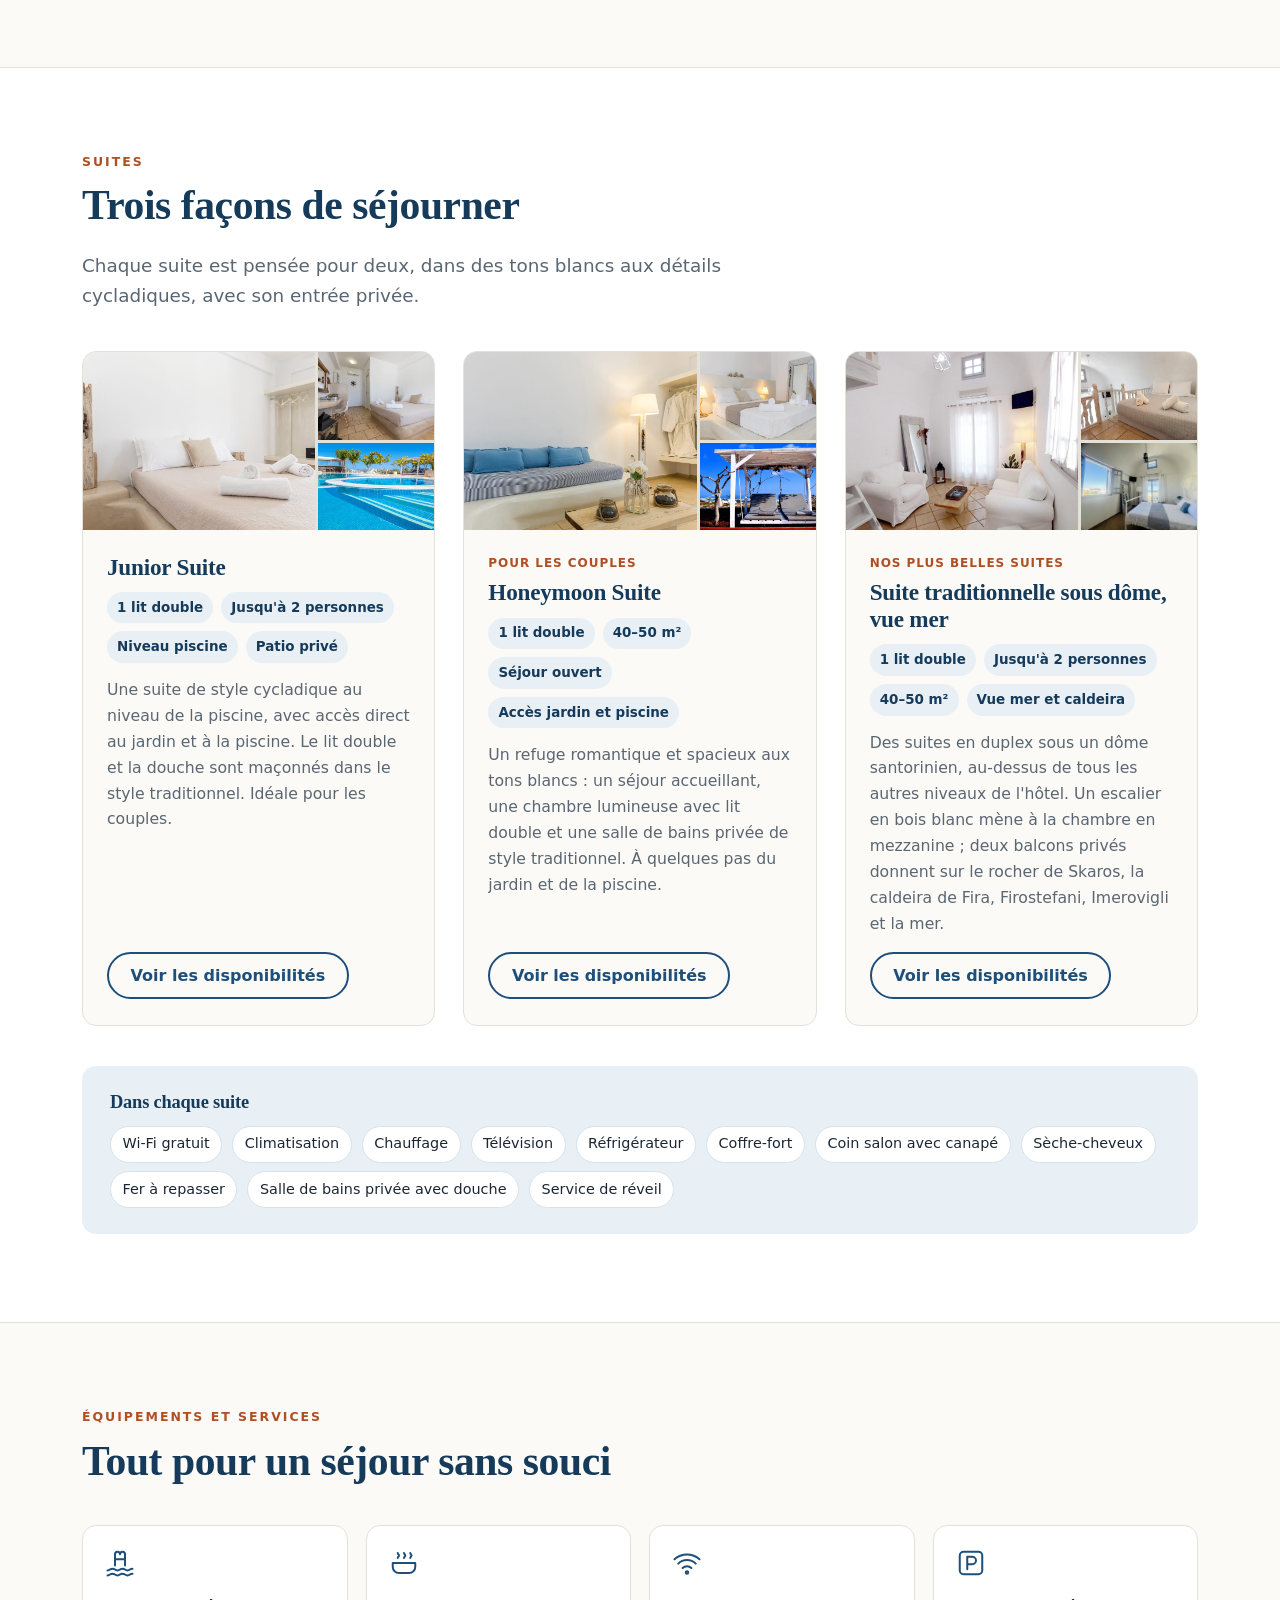
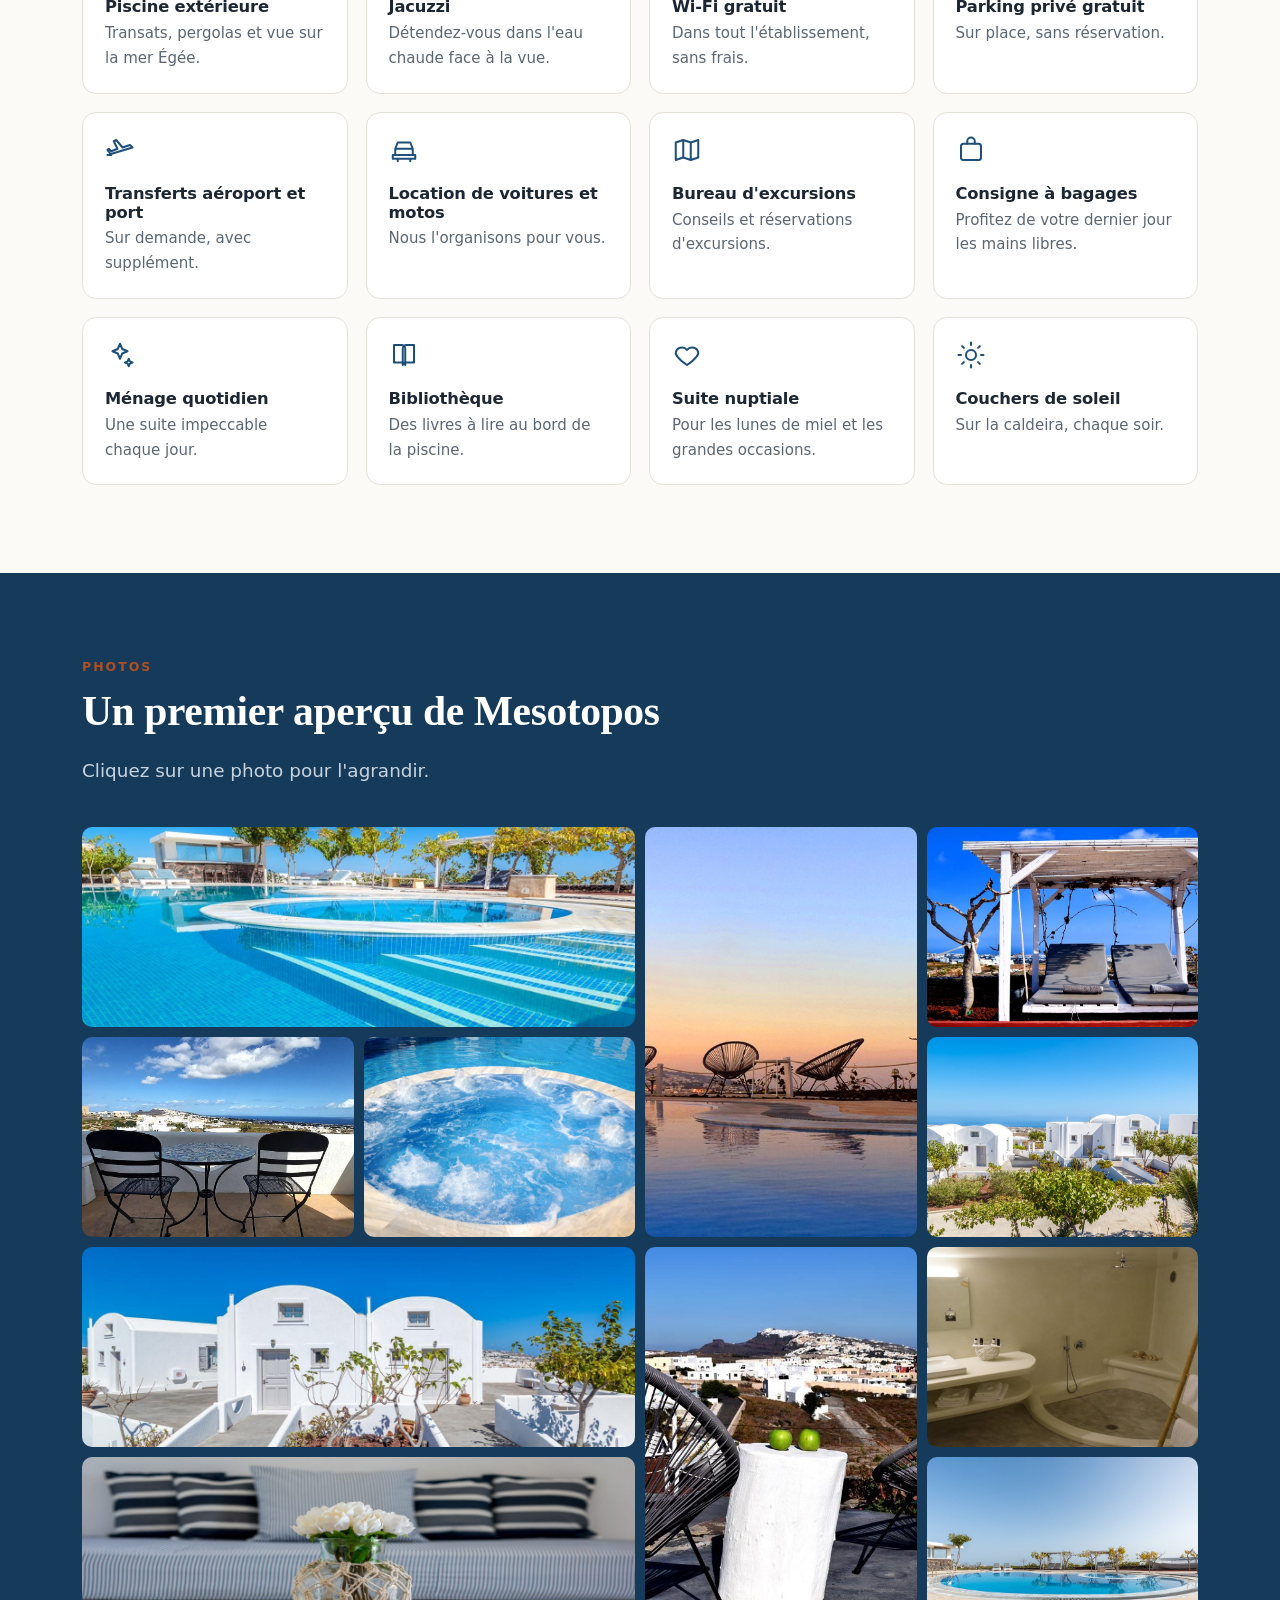
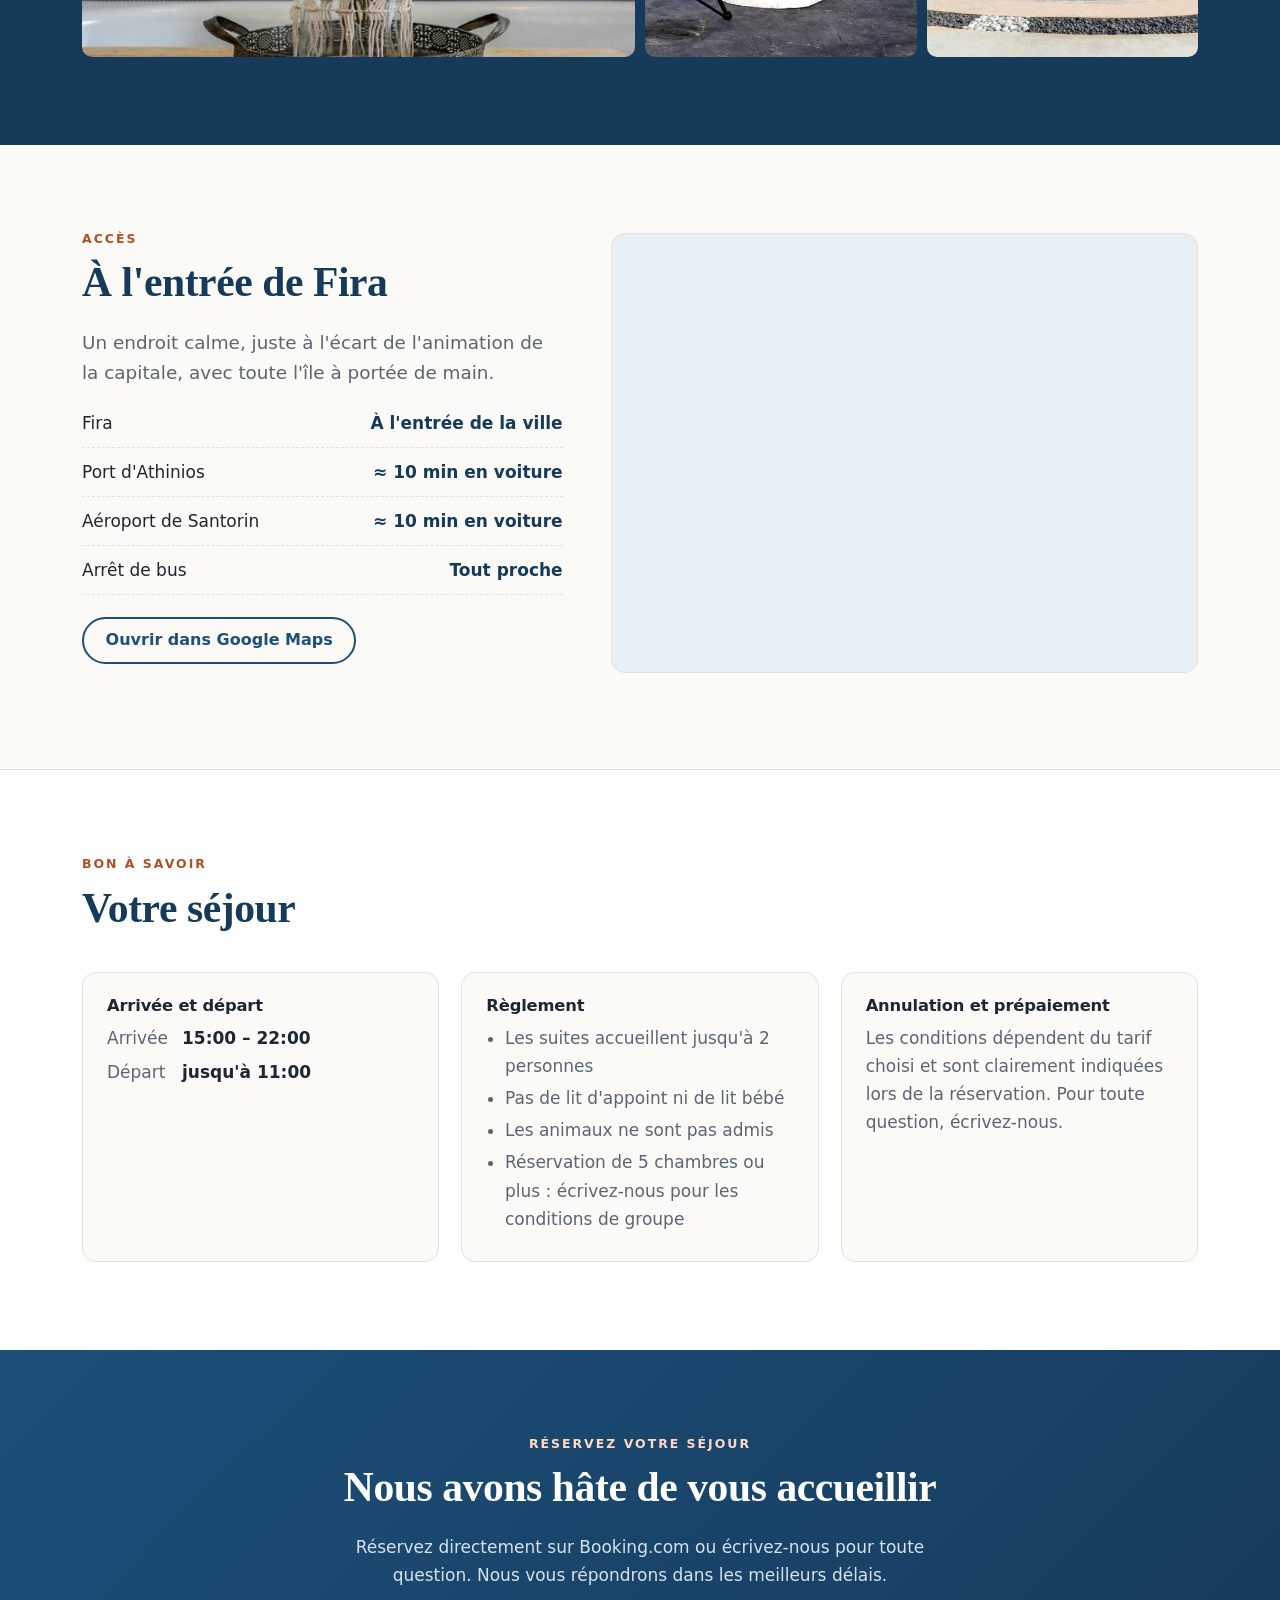
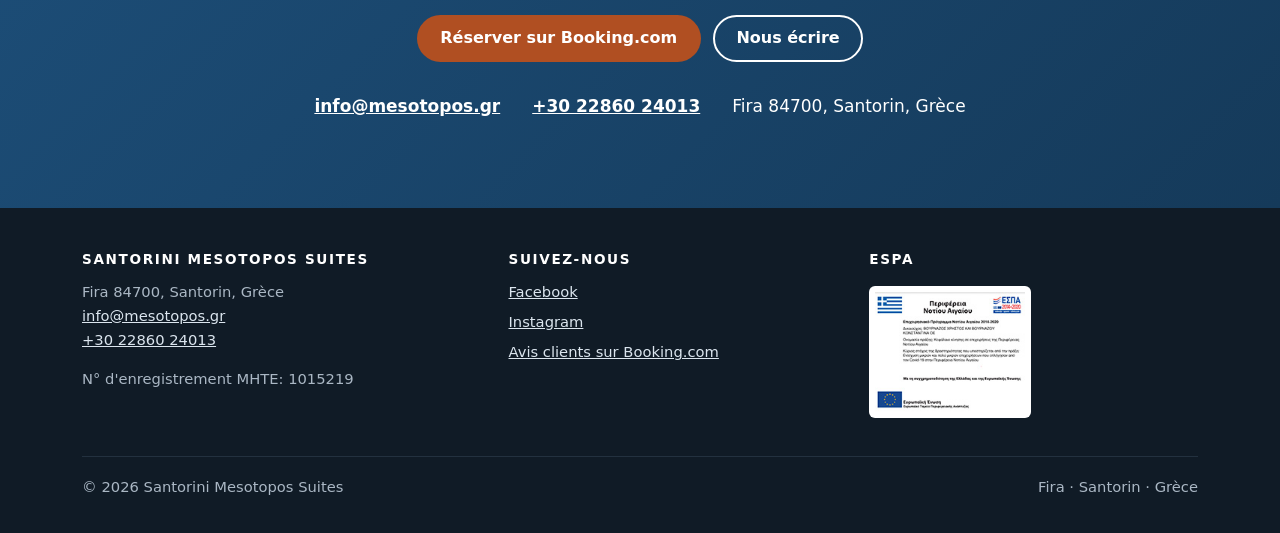
<file: fr/index.html>
<!doctype html>
<html lang="fr">
<head>
<meta charset="utf-8">
<meta name="viewport" content="width=device-width,initial-scale=1">
<meta name="robots" content="noindex,nofollow">
<title>Santorini Mesotopos Suites · Suites avec vue sur la caldeira à Fira</title>
<meta name="description" content="Suites boutique à l&#x27;entrée de Fira, Santorin : piscine et jacuzzi, vue sur la mer Égée et la caldeira, suites traditionnelles sous dôme. À 10 minutes du port et de l&#x27;aéroport.">
<link rel="canonical" href="https://santorinimesotopossuites.com/fr/">
<link rel="alternate" hreflang="en" href="https://santorinimesotopossuites.com/">
<link rel="alternate" hreflang="el" href="https://santorinimesotopossuites.com/el/">
<link rel="alternate" hreflang="fr" href="https://santorinimesotopossuites.com/fr/">
<link rel="alternate" hreflang="de" href="https://santorinimesotopossuites.com/de/">
<link rel="alternate" hreflang="it" href="https://santorinimesotopossuites.com/it/">
<link rel="alternate" hreflang="x-default" href="https://santorinimesotopossuites.com/">
<meta property="og:type" content="website">
<meta property="og:title" content="Santorini Mesotopos Suites · Suites avec vue sur la caldeira à Fira">
<meta property="og:description" content="Suites boutique à l&#x27;entrée de Fira, Santorin : piscine et jacuzzi, vue sur la mer Égée et la caldeira, suites traditionnelles sous dôme. À 10 minutes du port et de l&#x27;aéroport.">
<meta property="og:image" content="https://santorinimesotopossuites.com/images/slides/slide-1.jpg">
<meta property="og:url" content="https://santorinimesotopossuites.com/fr/">
<meta name="theme-color" content="#153a5a">
<link rel="icon" href="../images/favicon.png">
<link rel="stylesheet" href="../assets/style.css">
<script type="application/ld+json">{"@context": "https://schema.org", "@type": "Hotel", "name": "Santorini Mesotopos Suites", "url": "https://santorinimesotopossuites.com/fr/", "email": "info@mesotopos.gr", "telephone": "+302286024013", "image": "https://santorinimesotopossuites.com/images/slides/slide-1.jpg", "address": {"@type": "PostalAddress", "addressLocality": "Fira", "postalCode": "84700", "addressRegion": "Santorini", "addressCountry": "GR"}, "checkinTime": "15:00", "checkoutTime": "11:00", "petsAllowed": false, "amenityFeature": [{"@type": "LocationFeatureSpecification", "name": "Outdoor pool", "value": true}, {"@type": "LocationFeatureSpecification", "name": "Jacuzzi", "value": true}, {"@type": "LocationFeatureSpecification", "name": "Free Wi-Fi", "value": true}, {"@type": "LocationFeatureSpecification", "name": "Free parking", "value": true}], "sameAs": ["https://www.facebook.com/Santorini.Mesotopos"]}</script>
</head>
<body>
<a class="skip" href="#main">Aller au contenu</a>
<header class="site-header">
  <div class="wrap">
    <a class="brand" href="../index.html" aria-label="Santorini Mesotopos Suites"><img src="../images/logo.png" alt="Santorini Mesotopos" width="168" height="80"></a>
    <nav class="nav" aria-label="Menu principal"><a href="#about">Bienvenue</a><a href="#rooms">Suites</a><a href="#facilities">Services</a><a href="#gallery">Photos</a><a href="#location">Accès</a><a href="#contact">Contact</a></nav>
    <div class="header-actions">
      <label class="lang"><span class="sr-only">Langue</span>
        <select id="lang-switch" aria-label="Langue"><option value="../index.html" lang="en">English</option><option value="../el/index.html" lang="el">Ελληνικά</option><option value="../fr/index.html" selected lang="fr">Français</option><option value="../de/index.html" lang="de">Deutsch</option><option value="../it/index.html" lang="it">Italiano</option></select>
      </label>
      <a class="btn btn-primary" href="https://www.booking.com/hotel/gr/mesotopos.html?lang=fr" target="_blank" rel="noopener">Réserver</a>
    </div>
  </div>
</header>

<main id="main">
  <section class="hero" aria-labelledby="hero-title">
    <div class="slides" role="region" aria-roledescription="carousel" aria-label="Photos de Santorini Mesotopos Suites"><img class="slide is-active" src="../images/slides/slide-1.jpg" alt="Terrasse de la piscine avec fauteuils" width="1224" height="600" fetchpriority="high"><img class="slide" src="../images/slides/slide-2.jpg" alt="Coucher de soleil sur la terrasse de la piscine" width="1224" height="600" decoding="async" aria-hidden="true"><img class="slide" src="../images/slides/slide-3.jpg" alt="Les suites face à l&#x27;île et à la mer" width="1224" height="600" decoding="async" aria-hidden="true"><img class="slide" src="../images/slides/slide-4.jpg" alt="Séjour de la Honeymoon Suite" width="1224" height="600" decoding="async" aria-hidden="true"><img class="slide" src="../images/slides/slide-5.jpg" alt="Chambre lumineuse aux tons blancs" width="1224" height="600" decoding="async" aria-hidden="true"><img class="slide" src="../images/slides/slide-6.jpg" alt="Séjour aux détails cycladiques" width="1224" height="600" decoding="async" aria-hidden="true"><img class="slide" src="../images/slides/slide-7.jpg" alt="Lits de jour sous pergola près de la piscine" width="1224" height="600" decoding="async" aria-hidden="true"><img class="slide" src="../images/slides/slide-8.jpg" alt="Les suites cycladiques blanchies à la chaux" width="1224" height="600" decoding="async" aria-hidden="true"></div>
    <div class="wrap">
      <p class="eyebrow">Fira · Santorin</p>
      <h1 id="hero-title">Votre refuge cycladique au-dessus de la mer Égée</h1>
      <p>Des suites blanchies à la chaux, une piscine et un jacuzzi face au bleu infini, et des couchers de soleil sur la caldeira la plus célèbre du monde.</p>
      <div class="cta">
        <a class="btn btn-primary" href="https://www.booking.com/hotel/gr/mesotopos.html?lang=fr" target="_blank" rel="noopener">Réserver sur Booking.com</a>
        <a class="btn btn-light" href="mailto:info@mesotopos.gr?subject=Demande de réservation – Santorini Mesotopos Suites">Nous écrire</a>
      </div>
      <ul class="facts"><li>Entrée de Fira</li><li>10 min du port et de l&#x27;aéroport</li><li>Wi-Fi et parking gratuits</li></ul>
    </div>
    <div class="slide-ctrl">
      <button type="button" class="sc-btn" id="sc-prev" aria-label="Photo précédente">‹</button>
      <div class="sc-dots"><button type="button" class="sc-dot is-active" data-i="0" aria-label="Photo 1 / 8" aria-current="true"></button><button type="button" class="sc-dot" data-i="1" aria-label="Photo 2 / 8"></button><button type="button" class="sc-dot" data-i="2" aria-label="Photo 3 / 8"></button><button type="button" class="sc-dot" data-i="3" aria-label="Photo 4 / 8"></button><button type="button" class="sc-dot" data-i="4" aria-label="Photo 5 / 8"></button><button type="button" class="sc-dot" data-i="5" aria-label="Photo 6 / 8"></button><button type="button" class="sc-dot" data-i="6" aria-label="Photo 7 / 8"></button><button type="button" class="sc-dot" data-i="7" aria-label="Photo 8 / 8"></button></div>
      <button type="button" class="sc-btn" id="sc-pause" aria-label="Mettre le diaporama en pause" data-pause="Mettre le diaporama en pause" data-play="Lancer le diaporama"><span aria-hidden="true">❚❚</span></button>
      <button type="button" class="sc-btn" id="sc-next" aria-label="Photo suivante">›</button>
    </div>
  </section>

  <section id="about" aria-labelledby="about-title">
    <div class="wrap about">
      <div>
        <p class="eyebrow">Bienvenue</p>
        <h2 id="about-title">Caractère traditionnel, confort moderne</h2>
        <p class="lede">Santorini Mesotopos Suites allie la fraîcheur de la brise égéenne à un art de vivre à la fois traditionnel et moderne, à l&#x27;entrée de Fira, la capitale de Santorin.</p><p>Derrière les dômes des suites, la mer rejoint le ciel à l&#x27;horizon. Le nom Mesotopos signifie « le lieu du milieu » : le port et l&#x27;aéroport ne sont qu&#x27;à 10 minutes, et toute l&#x27;île est à portée de main.</p><p>Avant de partir explorer, plongez dans la piscine ou détendez-vous dans le jacuzzi face à la vue. Le meilleur départ pour chaque journée de vos vacances.</p>
      </div>
      <img src="../images/suites-exterior.jpg" alt="Les suites cycladiques blanches de Mesotopos avec la mer en arrière-plan" loading="lazy" width="1224" height="600">
    </div>
  </section>

  <section id="rooms" class="rooms" aria-labelledby="rooms-title">
    <div class="wrap">
      <div class="section-head">
        <p class="eyebrow">Suites</p>
        <h2 id="rooms-title">Trois façons de séjourner</h2>
        <p class="lede">Chaque suite est pensée pour deux, dans des tons blancs aux détails cycladiques, avec son entrée privée.</p>
      </div>
      <div class="room-list">
      <article class="room" id="room-junior">
        <div class="room-photos"><img src="../images/junior-suite.jpg" alt="Chambre de la Junior Suite" loading="lazy" width="1000" height="665"><img src="../images/junior-suite-2.jpg" alt="Junior Suite avec coin salon" loading="lazy" width="1000" height="665"><img src="../images/pool.jpg" alt="La piscine à côté des Junior Suites" loading="lazy" width="1000" height="665"></div>
        <div class="room-body">
          
          <h3>Junior Suite</h3>
          <ul class="room-meta"><li>1 lit double</li><li>Jusqu&#x27;à 2 personnes</li><li>Niveau piscine</li><li>Patio privé</li></ul>
          <p>Une suite de style cycladique au niveau de la piscine, avec accès direct au jardin et à la piscine. Le lit double et la douche sont maçonnés dans le style traditionnel. Idéale pour les couples.</p>
          <a class="btn btn-ghost" href="https://www.booking.com/hotel/gr/mesotopos.html?lang=fr" target="_blank" rel="noopener">Voir les disponibilités</a>
        </div>
      </article>
      <article class="room" id="room-honeymoon">
        <div class="room-photos"><img src="../images/honeymoon-suite.jpg" alt="Séjour de la Honeymoon Suite" loading="lazy" width="1000" height="665"><img src="../images/honeymoon-suite-2.jpg" alt="Chambre de la Honeymoon Suite" loading="lazy" width="1000" height="665"><img src="../images/pergola.jpg" alt="Pergola ombragée près de la piscine" loading="lazy" width="1000" height="665"></div>
        <div class="room-body">
          <span class="badge">Pour les couples</span>
          <h3>Honeymoon Suite</h3>
          <ul class="room-meta"><li>1 lit double</li><li>40–50 m²</li><li>Séjour ouvert</li><li>Accès jardin et piscine</li></ul>
          <p>Un refuge romantique et spacieux aux tons blancs : un séjour accueillant, une chambre lumineuse avec lit double et une salle de bains privée de style traditionnel. À quelques pas du jardin et de la piscine.</p>
          <a class="btn btn-ghost" href="https://www.booking.com/hotel/gr/mesotopos.html?lang=fr" target="_blank" rel="noopener">Voir les disponibilités</a>
        </div>
      </article>
      <article class="room" id="room-dome">
        <div class="room-photos"><img src="../images/dome-suite.jpg" alt="Séjour de la suite sous dôme" loading="lazy" width="1000" height="665"><img src="../images/dome-suite-loft.jpg" alt="Chambre en mezzanine de la suite sous dôme" loading="lazy" width="1000" height="665"><img src="../images/dome-suite-view.jpg" alt="Vue mer depuis la fenêtre de la suite" loading="lazy" width="1000" height="665"></div>
        <div class="room-body">
          <span class="badge">Nos plus belles suites</span>
          <h3>Suite traditionnelle sous dôme, vue mer</h3>
          <ul class="room-meta"><li>1 lit double</li><li>Jusqu&#x27;à 2 personnes</li><li>40–50 m²</li><li>Vue mer et caldeira</li></ul>
          <p>Des suites en duplex sous un dôme santorinien, au-dessus de tous les autres niveaux de l&#x27;hôtel. Un escalier en bois blanc mène à la chambre en mezzanine ; deux balcons privés donnent sur le rocher de Skaros, la caldeira de Fira, Firostefani, Imerovigli et la mer.</p>
          <a class="btn btn-ghost" href="https://www.booking.com/hotel/gr/mesotopos.html?lang=fr" target="_blank" rel="noopener">Voir les disponibilités</a>
        </div>
      </article>
      </div>
      <div class="in-room">
        <h3>Dans chaque suite</h3>
        <ul class="chips"><li>Wi-Fi gratuit</li><li>Climatisation</li><li>Chauffage</li><li>Télévision</li><li>Réfrigérateur</li><li>Coffre-fort</li><li>Coin salon avec canapé</li><li>Sèche-cheveux</li><li>Fer à repasser</li><li>Salle de bains privée avec douche</li><li>Service de réveil</li></ul>
      </div>
    </div>
  </section>

  <section id="facilities" aria-labelledby="fac-title">
    <div class="wrap">
      <div class="section-head">
        <p class="eyebrow">Équipements et services</p>
        <h2 id="fac-title">Tout pour un séjour sans souci</h2>
      </div>
      <div class="fac-grid"><div class="fac"><svg viewBox="0 0 24 24" fill="none" stroke="currentColor" stroke-width="1.6" stroke-linecap="round" stroke-linejoin="round" aria-hidden="true"><path d="M2 18c2 0 2-1.5 4-1.5S8 18 10 18s2-1.5 4-1.5 2 1.5 4 1.5 2-1.5 4-1.5M2 22c2 0 2-1.5 4-1.5S8 22 10 22s2-1.5 4-1.5 2 1.5 4 1.5 2-1.5 4-1.5M8 14V5a2 2 0 0 1 4 0M16 14V5a2 2 0 0 0-4 0M8 9h8"/></svg><h3>Piscine extérieure</h3><p>Transats, pergolas et vue sur la mer Égée.</p></div><div class="fac"><svg viewBox="0 0 24 24" fill="none" stroke="currentColor" stroke-width="1.6" stroke-linecap="round" stroke-linejoin="round" aria-hidden="true"><path d="M3 12h18v3a5 5 0 0 1-5 5H8a5 5 0 0 1-5-5zM7 8c0-1 1-1 1-2s-1-1-1-2M12 8c0-1 1-1 1-2s-1-1-1-2M17 8c0-1 1-1 1-2s-1-1-1-2"/></svg><h3>Jacuzzi</h3><p>Détendez-vous dans l&#x27;eau chaude face à la vue.</p></div><div class="fac"><svg viewBox="0 0 24 24" fill="none" stroke="currentColor" stroke-width="1.6" stroke-linecap="round" stroke-linejoin="round" aria-hidden="true"><path d="M2 9a15 15 0 0 1 20 0M5 12.5a10 10 0 0 1 14 0M8.5 16a5 5 0 0 1 7 0"/><circle cx="12" cy="19.5" r="1"/></svg><h3>Wi-Fi gratuit</h3><p>Dans tout l&#x27;établissement, sans frais.</p></div><div class="fac"><svg viewBox="0 0 24 24" fill="none" stroke="currentColor" stroke-width="1.6" stroke-linecap="round" stroke-linejoin="round" aria-hidden="true"><rect x="3" y="3" width="18" height="18" rx="3"/><path d="M9 17V7h4a3 3 0 0 1 0 6H9"/></svg><h3>Parking privé gratuit</h3><p>Sur place, sans réservation.</p></div><div class="fac"><svg viewBox="0 0 24 24" fill="none" stroke="currentColor" stroke-width="1.6" stroke-linecap="round" stroke-linejoin="round" aria-hidden="true"><path d="M2 16l20-6-2-2-6 2-5-6-2 1 3 6-5 2-2-2-1 1 3 4z"/></svg><h3>Transferts aéroport et port</h3><p>Sur demande, avec supplément.</p></div><div class="fac"><svg viewBox="0 0 24 24" fill="none" stroke="currentColor" stroke-width="1.6" stroke-linecap="round" stroke-linejoin="round" aria-hidden="true"><path d="M5 16V11l2-5h10l2 5v5M3 16h18v3H3zM7 19v2M17 19v2M5 11h14"/></svg><h3>Location de voitures et motos</h3><p>Nous l&#x27;organisons pour vous.</p></div><div class="fac"><svg viewBox="0 0 24 24" fill="none" stroke="currentColor" stroke-width="1.6" stroke-linecap="round" stroke-linejoin="round" aria-hidden="true"><path d="M9 4 3 6v14l6-2 6 2 6-2V4l-6 2-6-2zM9 4v14M15 6v14"/></svg><h3>Bureau d&#x27;excursions</h3><p>Conseils et réservations d&#x27;excursions.</p></div><div class="fac"><svg viewBox="0 0 24 24" fill="none" stroke="currentColor" stroke-width="1.6" stroke-linecap="round" stroke-linejoin="round" aria-hidden="true"><rect x="4" y="7" width="16" height="13" rx="2"/><path d="M9 7V5a3 3 0 0 1 6 0v2"/></svg><h3>Consigne à bagages</h3><p>Profitez de votre dernier jour les mains libres.</p></div><div class="fac"><svg viewBox="0 0 24 24" fill="none" stroke="currentColor" stroke-width="1.6" stroke-linecap="round" stroke-linejoin="round" aria-hidden="true"><path d="M12 3l1.8 4.2L18 9l-4.2 1.8L12 15l-1.8-4.2L6 9l4.2-1.8zM19 15l.9 2.1L22 18l-2.1.9L19 21l-.9-2.1L16 18l2.1-.9z"/></svg><h3>Ménage quotidien</h3><p>Une suite impeccable chaque jour.</p></div><div class="fac"><svg viewBox="0 0 24 24" fill="none" stroke="currentColor" stroke-width="1.6" stroke-linecap="round" stroke-linejoin="round" aria-hidden="true"><path d="M4 4h6a3 3 0 0 1 3 3v13a2 2 0 0 0-2-2H4zM20 4h-6a3 3 0 0 0-3 3v13a2 2 0 0 1 2-2h7z"/></svg><h3>Bibliothèque</h3><p>Des livres à lire au bord de la piscine.</p></div><div class="fac"><svg viewBox="0 0 24 24" fill="none" stroke="currentColor" stroke-width="1.6" stroke-linecap="round" stroke-linejoin="round" aria-hidden="true"><path d="M12 20s-7-4.5-9-9a5 5 0 0 1 9-3 5 5 0 0 1 9 3c-2 4.5-9 9-9 9z"/></svg><h3>Suite nuptiale</h3><p>Pour les lunes de miel et les grandes occasions.</p></div><div class="fac"><svg viewBox="0 0 24 24" fill="none" stroke="currentColor" stroke-width="1.6" stroke-linecap="round" stroke-linejoin="round" aria-hidden="true"><circle cx="12" cy="12" r="4"/><path d="M12 2v2M12 20v2M2 12h2M20 12h2M4.9 4.9l1.4 1.4M17.7 17.7l1.4 1.4M4.9 19.1l1.4-1.4M17.7 6.3l1.4-1.4"/></svg><h3>Couchers de soleil</h3><p>Sur la caldeira, chaque soir.</p></div></div>
    </div>
  </section>

  <section id="gallery" class="gallery" aria-labelledby="gal-title">
    <div class="wrap">
      <div class="section-head">
        <p class="eyebrow">Photos</p>
        <h2 id="gal-title">Un premier aperçu de Mesotopos</h2>
        <p class="lede">Cliquez sur une photo pour l&#x27;agrandir.</p>
      </div>
      <div class="gal"><a class="wide" href="../images/pool.jpg" data-caption="La piscine et les transats"><img src="../images/pool.jpg" alt="La piscine et les transats" loading="lazy"></a><a class="tall" href="../images/sunset-terrace.jpg" data-caption="Coucher de soleil sur la terrasse de la piscine"><img src="../images/sunset-terrace.jpg" alt="Coucher de soleil sur la terrasse de la piscine" loading="lazy"></a><a class="" href="../images/pergola.jpg" data-caption="Lits de jour sous pergola près de la piscine"><img src="../images/pergola.jpg" alt="Lits de jour sous pergola près de la piscine" loading="lazy"></a><a class="" href="../images/balcony-view.jpg" data-caption="Balcon avec vue vers la mer"><img src="../images/balcony-view.jpg" alt="Balcon avec vue vers la mer" loading="lazy"></a><a class="wide" href="../images/suites-exterior.jpg" data-caption="Les suites cycladiques"><img src="../images/suites-exterior.jpg" alt="Les suites cycladiques" loading="lazy"></a><a class="" href="../images/jacuzzi.jpg" data-caption="Le jacuzzi"><img src="../images/jacuzzi.jpg" alt="Le jacuzzi" loading="lazy"></a><a class="" href="../images/village-view.jpg" data-caption="Vue sur l&#x27;île"><img src="../images/village-view.jpg" alt="Vue sur l&#x27;île" loading="lazy"></a><a class="tall" href="../images/terrace-chairs.jpg" data-caption="Fauteuils en terrasse face à Fira"><img src="../images/terrace-chairs.jpg" alt="Fauteuils en terrasse face à Fira" loading="lazy"></a><a class="wide" href="../images/living-detail.jpg" data-caption="Séjour d&#x27;une suite"><img src="../images/living-detail.jpg" alt="Séjour d&#x27;une suite" loading="lazy"></a><a class="" href="../images/bathroom.jpg" data-caption="Salle de bains de style traditionnel"><img src="../images/bathroom.jpg" alt="Salle de bains de style traditionnel" loading="lazy"></a><a class="" href="../images/pool-panorama.jpg" data-caption="Panorama de la piscine"><img src="../images/pool-panorama.jpg" alt="Panorama de la piscine" loading="lazy"></a></div>
    </div>
  </section>

  <section id="location" aria-labelledby="loc-title">
    <div class="wrap loc">
      <div>
        <p class="eyebrow">Accès</p>
        <h2 id="loc-title">À l&#x27;entrée de Fira</h2>
        <p class="lede">Un endroit calme, juste à l&#x27;écart de l&#x27;animation de la capitale, avec toute l&#x27;île à portée de main.</p>
        <ul class="dist"><li><span>Fira</span><span>À l&#x27;entrée de la ville</span></li><li><span>Port d&#x27;Athinios</span><span>≈ 10 min en voiture</span></li><li><span>Aéroport de Santorin</span><span>≈ 10 min en voiture</span></li><li><span>Arrêt de bus</span><span>Tout proche</span></li></ul>
        <p style="margin-top:22px"><a class="btn btn-ghost" href="https://www.google.com/maps/search/?api=1&query=Santorini+Mesotopos+Fira+Santorini" target="_blank" rel="noopener">Ouvrir dans Google Maps</a></p>
      </div>
      <div class="map"><iframe title="Carte : Santorini Mesotopos Suites à Fira" src="https://maps.google.com/maps?q=Santorini%20Mesotopos%2C%20Fira%2C%20Santorini&z=14&output=embed" loading="lazy" referrerpolicy="no-referrer-when-downgrade"></iframe></div>
    </div>
  </section>

  <section id="info" class="stay" aria-labelledby="info-title">
    <div class="wrap">
      <div class="section-head">
        <p class="eyebrow">Bon à savoir</p>
        <h2 id="info-title">Votre séjour</h2>
      </div>
      <div class="info-grid">
        <div class="info">
          <h3>Arrivée et départ</h3>
          <dl><dt>Arrivée</dt><dd>15:00 – 22:00</dd><dt>Départ</dt><dd>jusqu&#x27;à 11:00</dd></dl>
        </div>
        <div class="info">
          <h3>Règlement</h3>
          <ul><li>Les suites accueillent jusqu&#x27;à 2 personnes</li><li>Pas de lit d&#x27;appoint ni de lit bébé</li><li>Les animaux ne sont pas admis</li><li>Réservation de 5 chambres ou plus : écrivez-nous pour les conditions de groupe</li></ul>
        </div>
        <div class="info">
          <h3>Annulation et prépaiement</h3>
          <p style="color:var(--muted);margin:0">Les conditions dépendent du tarif choisi et sont clairement indiquées lors de la réservation. Pour toute question, écrivez-nous.</p>
        </div>
      </div>
    </div>
  </section>

  <section id="contact" class="contact" aria-labelledby="contact-title">
    <div class="wrap">
      <p class="eyebrow" style="color:#ffd9c4">Réservez votre séjour</p>
      <h2 id="contact-title">Nous avons hâte de vous accueillir</h2>
      <p>Réservez directement sur Booking.com ou écrivez-nous pour toute question. Nous vous répondrons dans les meilleurs délais.</p>
      <div class="cta">
        <a class="btn btn-primary" href="https://www.booking.com/hotel/gr/mesotopos.html?lang=fr" target="_blank" rel="noopener">Réserver sur Booking.com</a>
        <a class="btn btn-light" href="mailto:info@mesotopos.gr?subject=Demande de réservation – Santorini Mesotopos Suites">Nous écrire</a>
      </div>
      <ul class="contact-lines">
        <li><a href="mailto:info@mesotopos.gr">info@mesotopos.gr</a></li>
        <li><a href="tel:+302286024013">+30 22860 24013</a></li>
        <li>Fira 84700, Santorin, Grèce</li>
      </ul>
    </div>
  </section>
</main>

<footer class="site-footer">
  <div class="wrap">
    <div class="foot">
      <div>
        <h3>Santorini Mesotopos Suites</h3>
        <p>Fira 84700, Santorin, Grèce<br><a href="mailto:info@mesotopos.gr">info@mesotopos.gr</a><br><a href="tel:+302286024013">+30 22860 24013</a></p>
        <p>N° d&#x27;enregistrement MHTE: 1015219</p>
      </div>
      <div>
        <h3>Suivez-nous</h3>
        <ul>
          <li><a href="https://www.facebook.com/Santorini.Mesotopos" target="_blank" rel="noopener">Facebook</a></li>
          <li><a href="https://www.instagram.com/explore/locations/118027471/santorini-mesotopos/" target="_blank" rel="noopener">Instagram</a></li>
          <li><a href="https://www.booking.com/hotel/gr/mesotopos.html?lang=fr" target="_blank" rel="noopener">Avis clients sur Booking.com</a></li>
        </ul>
      </div>
      <div>
        <h3>ESPA</h3>
        <a class="espa" href="../images/espa-plaque.pdf" target="_blank" rel="noopener"><img src="../images/espa-banner.jpg" alt="Bannière de cofinancement ESPA (ouvre la plaque d&#x27;information)" width="200" height="161" loading="lazy"></a>
      </div>
    </div>
    <div class="copy"><span>© <span id="yr">2026</span> Santorini Mesotopos Suites</span><span>Fira · Santorin · Grèce</span></div>
  </div>
</footer>

<div class="mbar">
  <a class="btn btn-primary" href="https://www.booking.com/hotel/gr/mesotopos.html?lang=fr" target="_blank" rel="noopener">Réserver</a>
  <a class="btn btn-ghost" href="mailto:info@mesotopos.gr?subject=Demande de réservation – Santorini Mesotopos Suites">E-mail</a>
</div>

<dialog class="lightbox" id="lb" aria-label="Un premier aperçu de Mesotopos">
  <figure style="margin:0"><img id="lb-img" alt=""><figcaption id="lb-cap"></figcaption></figure>
  <button class="lb-close" id="lb-close" aria-label="Fermer">×</button>
  <button class="lb-nav lb-prev" id="lb-prev" aria-label="Photo précédente">‹</button>
  <button class="lb-nav lb-next" id="lb-next" aria-label="Photo suivante">›</button>
</dialog>

<script>
document.getElementById('yr').textContent=new Date().getFullYear();
document.getElementById('lang-switch').addEventListener('change',function(){location.href=this.value||'./';});
(function(){
  var sl=[].slice.call(document.querySelectorAll('.slide')),dots=[].slice.call(document.querySelectorAll('.sc-dot')),pb=document.getElementById('sc-pause'),cur=0,timer=null;
  var reduce=window.matchMedia&&window.matchMedia('(prefers-reduced-motion: reduce)').matches,playing=!reduce;
  function go(n){sl[cur].classList.remove('is-active');sl[cur].setAttribute('aria-hidden','true');dots[cur].classList.remove('is-active');dots[cur].removeAttribute('aria-current');
    cur=(n+sl.length)%sl.length;sl[cur].classList.add('is-active');sl[cur].removeAttribute('aria-hidden');dots[cur].classList.add('is-active');dots[cur].setAttribute('aria-current','true');}
  function start(){stop();if(playing)timer=setInterval(function(){go(cur+1);},6000);}
  function stop(){if(timer)clearInterval(timer);timer=null;}
  function setBtn(){pb.setAttribute('aria-label',playing?pb.dataset.pause:pb.dataset.play);pb.firstElementChild.textContent=playing?'❚❚':'▶';}
  document.getElementById('sc-prev').onclick=function(){go(cur-1);start();};
  document.getElementById('sc-next').onclick=function(){go(cur+1);start();};
  dots.forEach(function(d){d.onclick=function(){go(+d.dataset.i);start();};});
  pb.onclick=function(){playing=!playing;setBtn();start();};
  var hero=document.querySelector('.hero');
  hero.addEventListener('mouseenter',stop);hero.addEventListener('mouseleave',start);
  hero.addEventListener('focusin',stop);hero.addEventListener('focusout',start);
  document.addEventListener('visibilitychange',function(){document.hidden?stop():start();});
  setBtn();start();
})();
(function(){
  var links=[].slice.call(document.querySelectorAll('.gal a')),lb=document.getElementById('lb'),im=document.getElementById('lb-img'),cap=document.getElementById('lb-cap'),i=0;
  if(!lb.showModal)return;
  function show(n){i=(n+links.length)%links.length;im.src=links[i].href;im.alt=links[i].dataset.caption;cap.textContent=links[i].dataset.caption;}
  links.forEach(function(a,n){a.addEventListener('click',function(ev){ev.preventDefault();show(n);lb.showModal();});});
  document.getElementById('lb-close').onclick=function(){lb.close();};
  document.getElementById('lb-prev').onclick=function(){show(i-1);};
  document.getElementById('lb-next').onclick=function(){show(i+1);};
  lb.addEventListener('click',function(ev){if(ev.target===lb)lb.close();});
  lb.addEventListener('keydown',function(ev){if(ev.key==='ArrowLeft')show(i-1);if(ev.key==='ArrowRight')show(i+1);});
})();
</script>
</body>
</html>
</file>
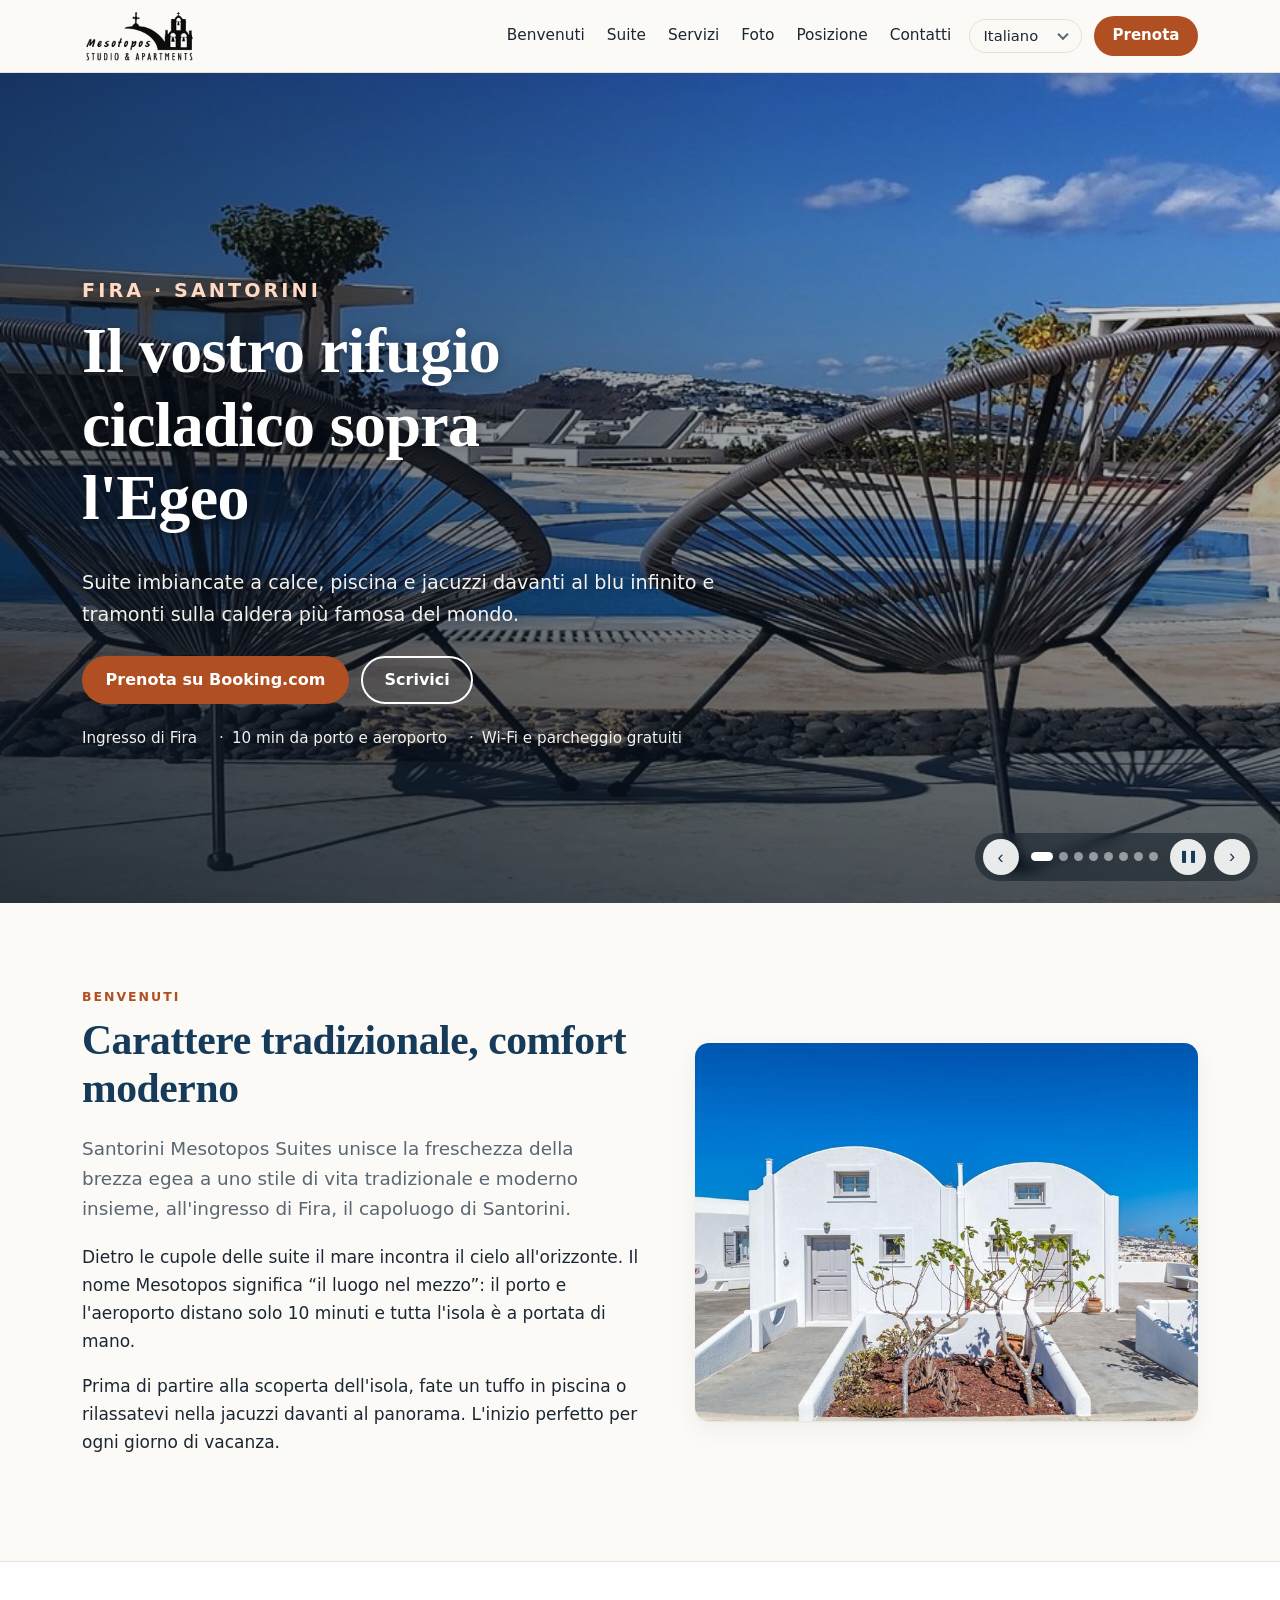
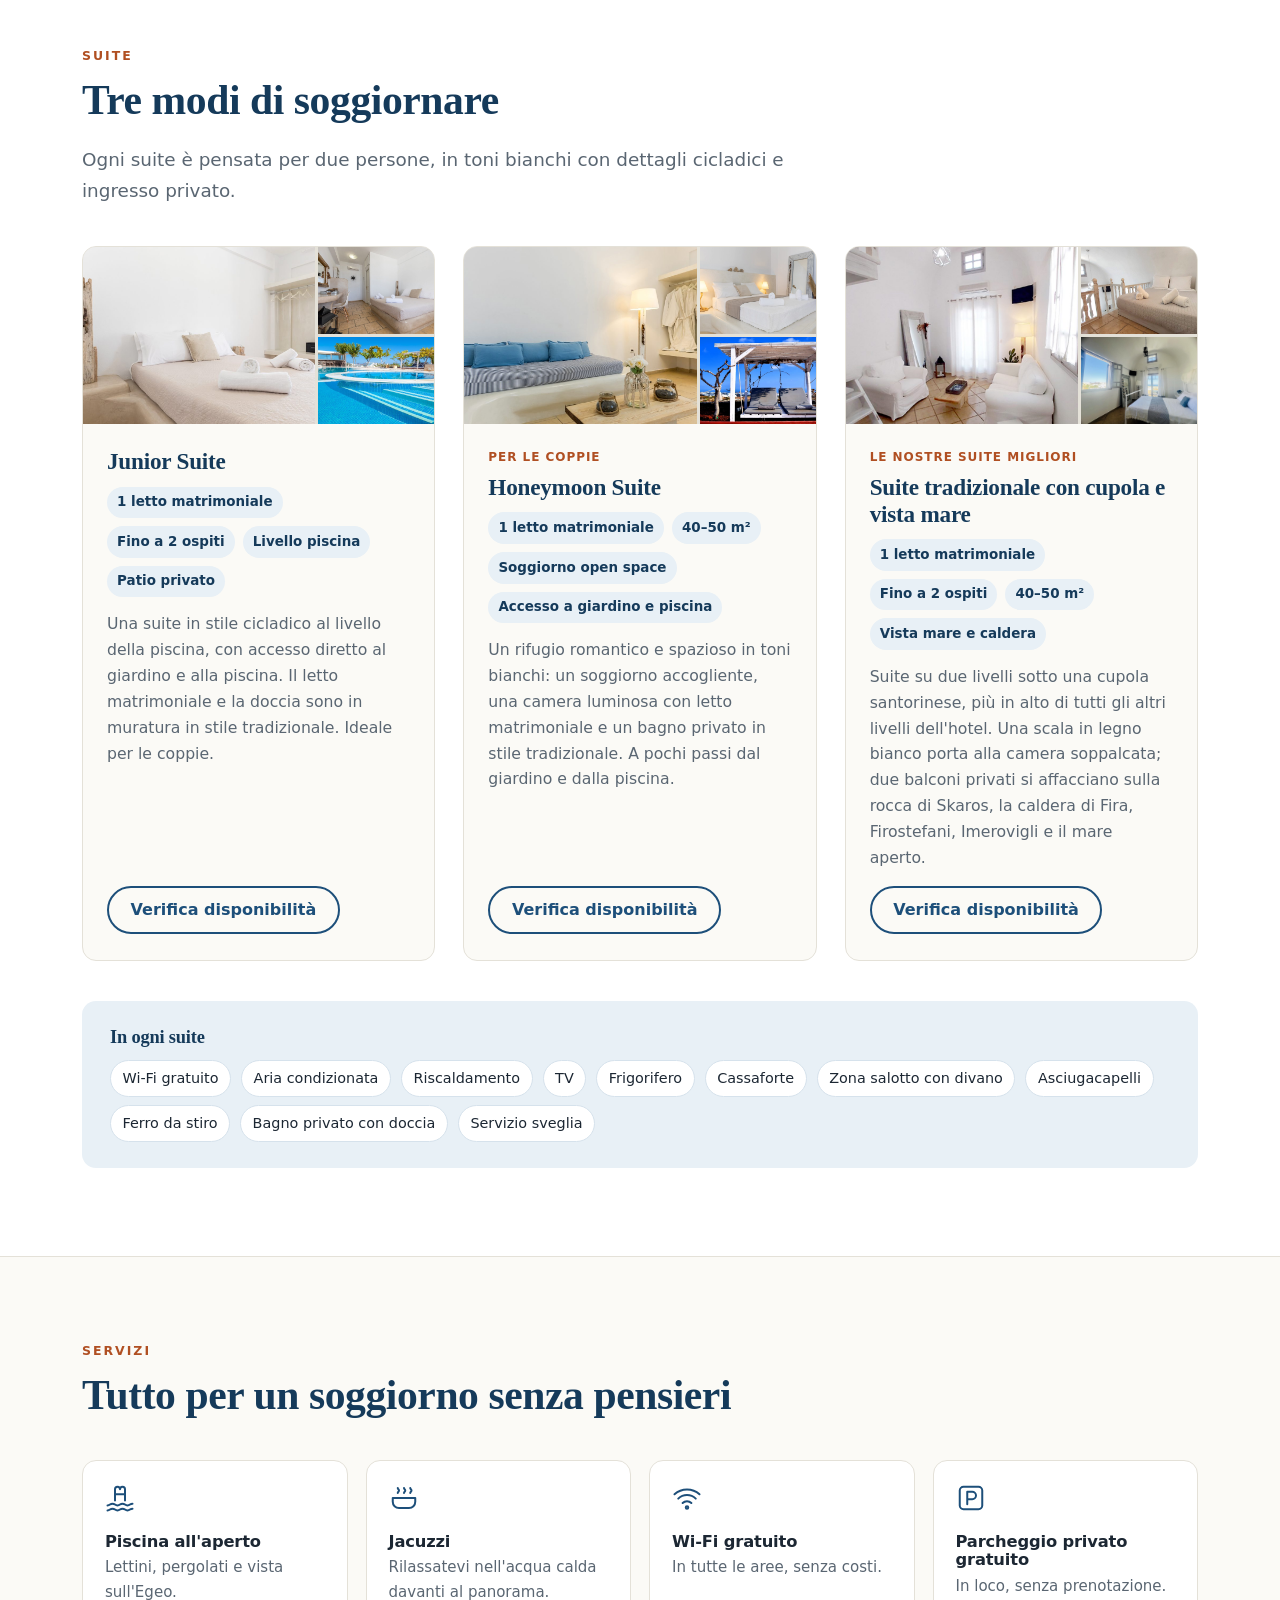
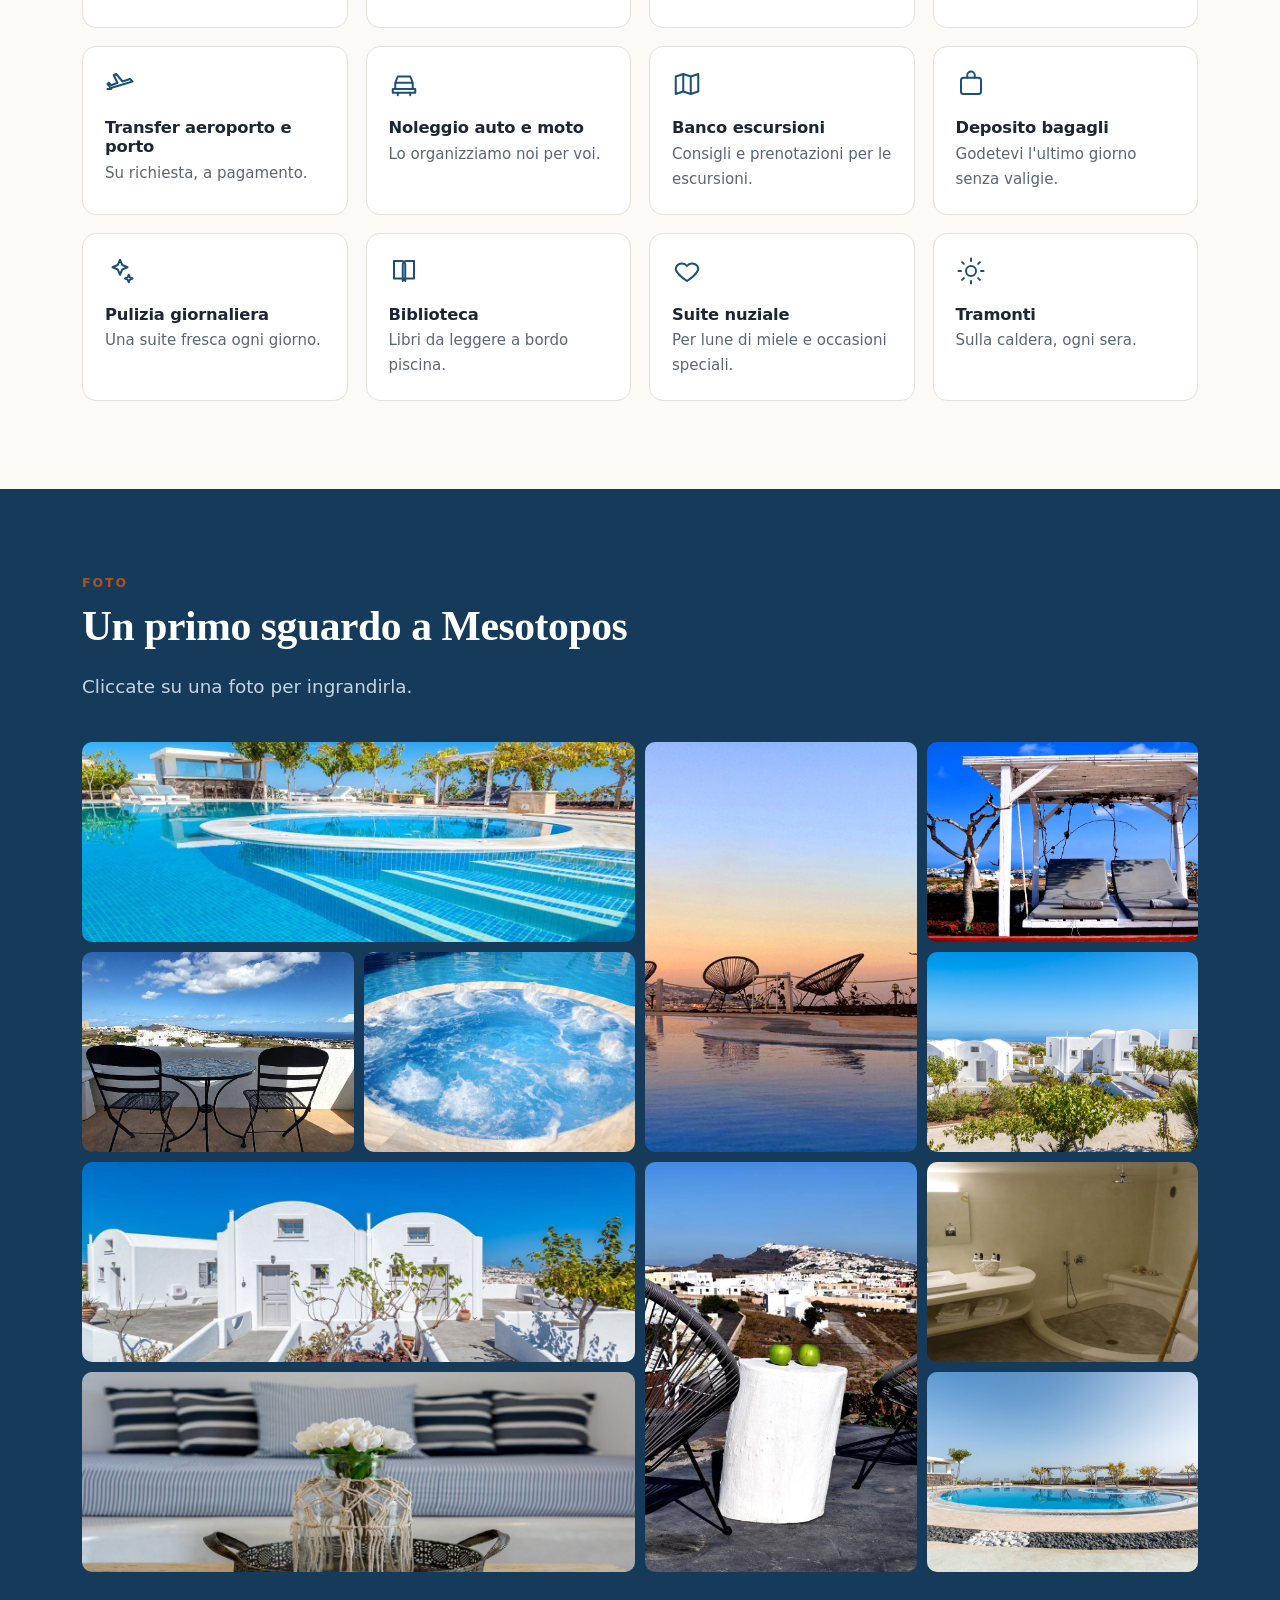
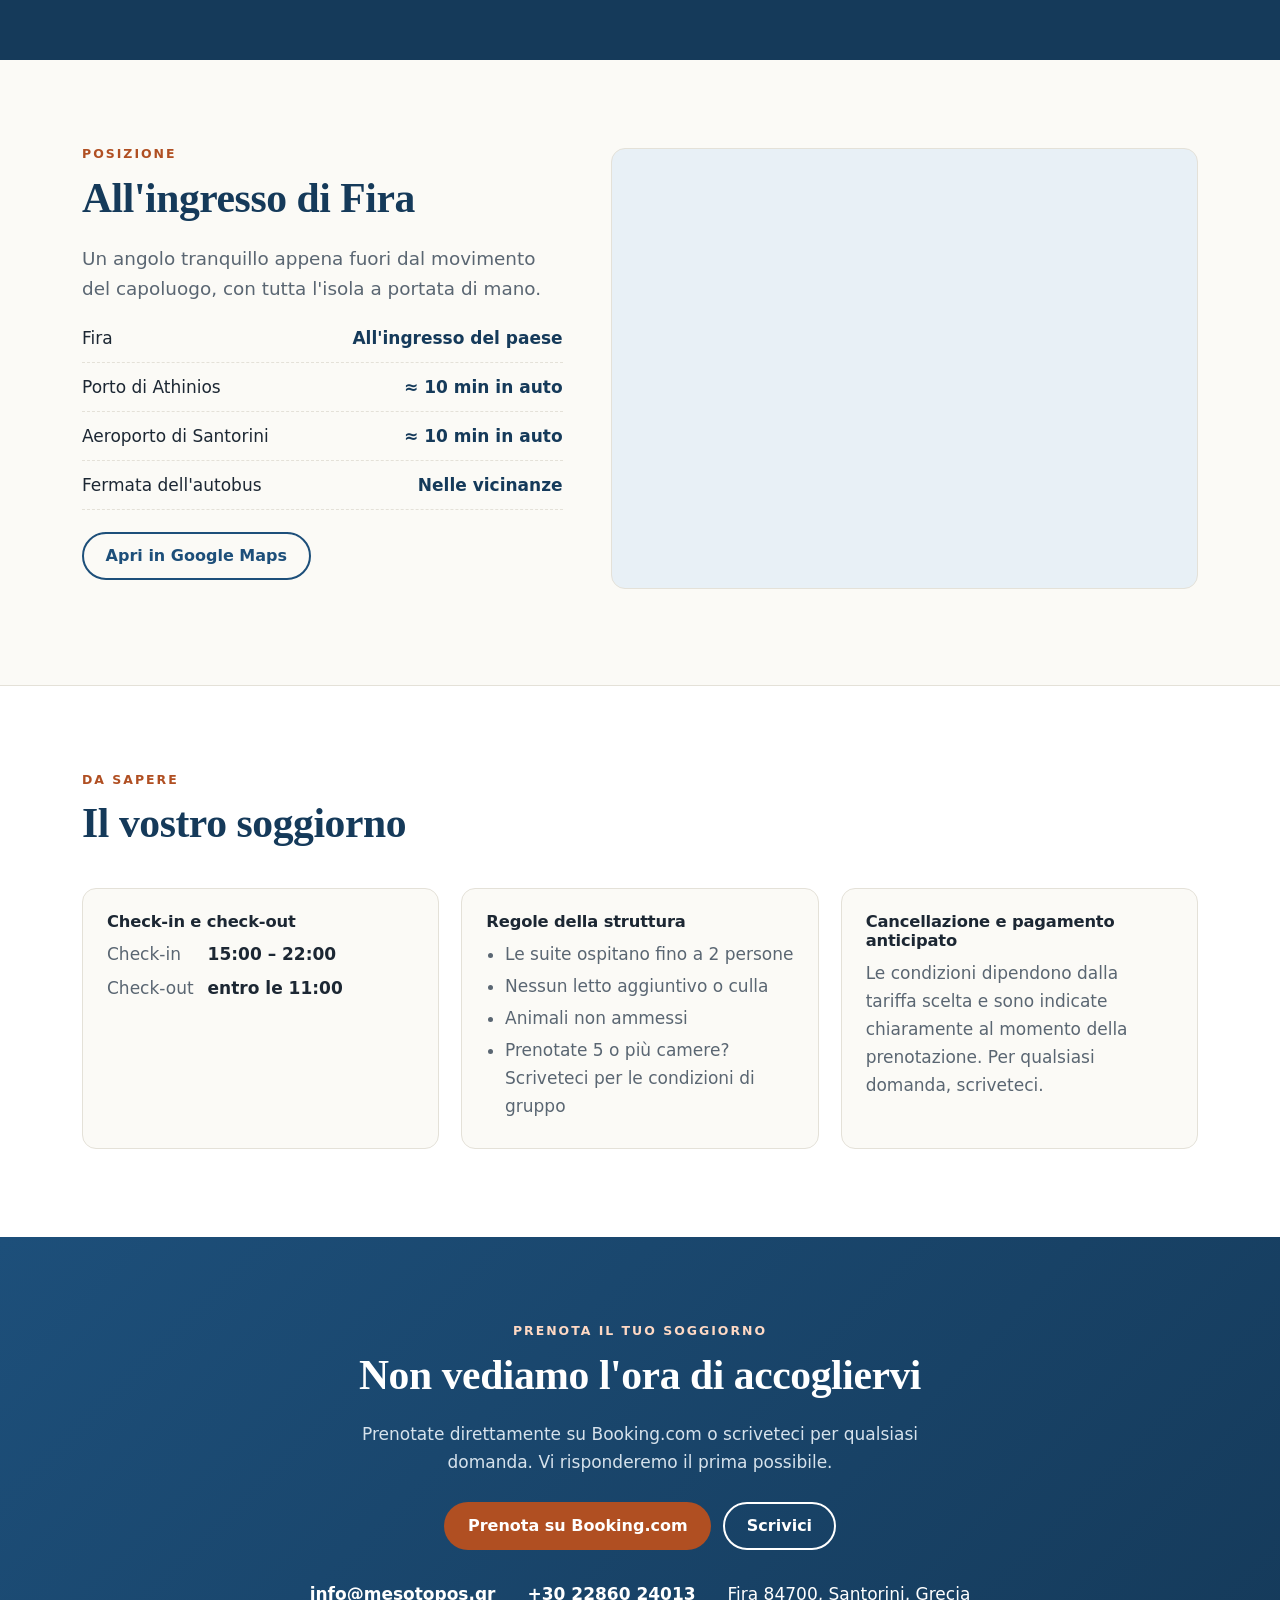
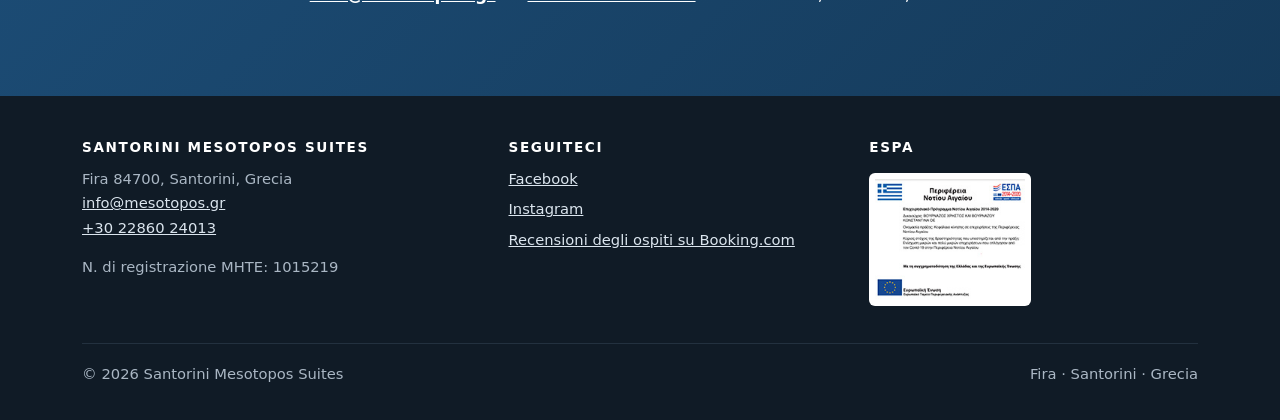
<file: it/index.html>
<!doctype html>
<html lang="it">
<head>
<meta charset="utf-8">
<meta name="viewport" content="width=device-width,initial-scale=1">
<meta name="robots" content="noindex,nofollow">
<title>Santorini Mesotopos Suites · Suite con vista sulla caldera a Fira</title>
<meta name="description" content="Suite boutique all&#x27;ingresso di Fira, Santorini: piscina e jacuzzi, vista sull&#x27;Egeo e sulla caldera, suite tradizionali con cupola. A 10 minuti dal porto e dall&#x27;aeroporto.">
<link rel="canonical" href="https://santorinimesotopossuites.com/it/">
<link rel="alternate" hreflang="en" href="https://santorinimesotopossuites.com/">
<link rel="alternate" hreflang="el" href="https://santorinimesotopossuites.com/el/">
<link rel="alternate" hreflang="fr" href="https://santorinimesotopossuites.com/fr/">
<link rel="alternate" hreflang="de" href="https://santorinimesotopossuites.com/de/">
<link rel="alternate" hreflang="it" href="https://santorinimesotopossuites.com/it/">
<link rel="alternate" hreflang="x-default" href="https://santorinimesotopossuites.com/">
<meta property="og:type" content="website">
<meta property="og:title" content="Santorini Mesotopos Suites · Suite con vista sulla caldera a Fira">
<meta property="og:description" content="Suite boutique all&#x27;ingresso di Fira, Santorini: piscina e jacuzzi, vista sull&#x27;Egeo e sulla caldera, suite tradizionali con cupola. A 10 minuti dal porto e dall&#x27;aeroporto.">
<meta property="og:image" content="https://santorinimesotopossuites.com/images/slides/slide-1.jpg">
<meta property="og:url" content="https://santorinimesotopossuites.com/it/">
<meta name="theme-color" content="#153a5a">
<link rel="icon" href="../images/favicon.png">
<link rel="stylesheet" href="../assets/style.css">
<script type="application/ld+json">{"@context": "https://schema.org", "@type": "Hotel", "name": "Santorini Mesotopos Suites", "url": "https://santorinimesotopossuites.com/it/", "email": "info@mesotopos.gr", "telephone": "+302286024013", "image": "https://santorinimesotopossuites.com/images/slides/slide-1.jpg", "address": {"@type": "PostalAddress", "addressLocality": "Fira", "postalCode": "84700", "addressRegion": "Santorini", "addressCountry": "GR"}, "checkinTime": "15:00", "checkoutTime": "11:00", "petsAllowed": false, "amenityFeature": [{"@type": "LocationFeatureSpecification", "name": "Outdoor pool", "value": true}, {"@type": "LocationFeatureSpecification", "name": "Jacuzzi", "value": true}, {"@type": "LocationFeatureSpecification", "name": "Free Wi-Fi", "value": true}, {"@type": "LocationFeatureSpecification", "name": "Free parking", "value": true}], "sameAs": ["https://www.facebook.com/Santorini.Mesotopos"]}</script>
</head>
<body>
<a class="skip" href="#main">Vai al contenuto</a>
<header class="site-header">
  <div class="wrap">
    <a class="brand" href="../index.html" aria-label="Santorini Mesotopos Suites"><img src="../images/logo.png" alt="Santorini Mesotopos" width="168" height="80"></a>
    <nav class="nav" aria-label="Menu principale"><a href="#about">Benvenuti</a><a href="#rooms">Suite</a><a href="#facilities">Servizi</a><a href="#gallery">Foto</a><a href="#location">Posizione</a><a href="#contact">Contatti</a></nav>
    <div class="header-actions">
      <label class="lang"><span class="sr-only">Lingua</span>
        <select id="lang-switch" aria-label="Lingua"><option value="../index.html" lang="en">English</option><option value="../el/index.html" lang="el">Ελληνικά</option><option value="../fr/index.html" lang="fr">Français</option><option value="../de/index.html" lang="de">Deutsch</option><option value="../it/index.html" selected lang="it">Italiano</option></select>
      </label>
      <a class="btn btn-primary" href="https://www.booking.com/hotel/gr/mesotopos.html?lang=it" target="_blank" rel="noopener">Prenota</a>
    </div>
  </div>
</header>

<main id="main">
  <section class="hero" aria-labelledby="hero-title">
    <div class="slides" role="region" aria-roledescription="carousel" aria-label="Foto di Santorini Mesotopos Suites"><img class="slide is-active" src="../images/slides/slide-1.jpg" alt="Terrazza della piscina con poltroncine" width="1224" height="600" fetchpriority="high"><img class="slide" src="../images/slides/slide-2.jpg" alt="Tramonto sulla terrazza della piscina" width="1224" height="600" decoding="async" aria-hidden="true"><img class="slide" src="../images/slides/slide-3.jpg" alt="Le suite affacciate sull&#x27;isola e sul mare" width="1224" height="600" decoding="async" aria-hidden="true"><img class="slide" src="../images/slides/slide-4.jpg" alt="Soggiorno della Honeymoon Suite" width="1224" height="600" decoding="async" aria-hidden="true"><img class="slide" src="../images/slides/slide-5.jpg" alt="Camera luminosa in toni bianchi" width="1224" height="600" decoding="async" aria-hidden="true"><img class="slide" src="../images/slides/slide-6.jpg" alt="Soggiorno con dettagli cicladici" width="1224" height="600" decoding="async" aria-hidden="true"><img class="slide" src="../images/slides/slide-7.jpg" alt="Lettini sotto il pergolato accanto alla piscina" width="1224" height="600" decoding="async" aria-hidden="true"><img class="slide" src="../images/slides/slide-8.jpg" alt="Le suite cicladiche imbiancate a calce" width="1224" height="600" decoding="async" aria-hidden="true"></div>
    <div class="wrap">
      <p class="eyebrow">Fira · Santorini</p>
      <h1 id="hero-title">Il vostro rifugio cicladico sopra l&#x27;Egeo</h1>
      <p>Suite imbiancate a calce, piscina e jacuzzi davanti al blu infinito e tramonti sulla caldera più famosa del mondo.</p>
      <div class="cta">
        <a class="btn btn-primary" href="https://www.booking.com/hotel/gr/mesotopos.html?lang=it" target="_blank" rel="noopener">Prenota su Booking.com</a>
        <a class="btn btn-light" href="mailto:info@mesotopos.gr?subject=Richiesta di prenotazione – Santorini Mesotopos Suites">Scrivici</a>
      </div>
      <ul class="facts"><li>Ingresso di Fira</li><li>10 min da porto e aeroporto</li><li>Wi-Fi e parcheggio gratuiti</li></ul>
    </div>
    <div class="slide-ctrl">
      <button type="button" class="sc-btn" id="sc-prev" aria-label="Foto precedente">‹</button>
      <div class="sc-dots"><button type="button" class="sc-dot is-active" data-i="0" aria-label="Foto 1 / 8" aria-current="true"></button><button type="button" class="sc-dot" data-i="1" aria-label="Foto 2 / 8"></button><button type="button" class="sc-dot" data-i="2" aria-label="Foto 3 / 8"></button><button type="button" class="sc-dot" data-i="3" aria-label="Foto 4 / 8"></button><button type="button" class="sc-dot" data-i="4" aria-label="Foto 5 / 8"></button><button type="button" class="sc-dot" data-i="5" aria-label="Foto 6 / 8"></button><button type="button" class="sc-dot" data-i="6" aria-label="Foto 7 / 8"></button><button type="button" class="sc-dot" data-i="7" aria-label="Foto 8 / 8"></button></div>
      <button type="button" class="sc-btn" id="sc-pause" aria-label="Metti in pausa la presentazione" data-pause="Metti in pausa la presentazione" data-play="Avvia la presentazione"><span aria-hidden="true">❚❚</span></button>
      <button type="button" class="sc-btn" id="sc-next" aria-label="Foto successiva">›</button>
    </div>
  </section>

  <section id="about" aria-labelledby="about-title">
    <div class="wrap about">
      <div>
        <p class="eyebrow">Benvenuti</p>
        <h2 id="about-title">Carattere tradizionale, comfort moderno</h2>
        <p class="lede">Santorini Mesotopos Suites unisce la freschezza della brezza egea a uno stile di vita tradizionale e moderno insieme, all&#x27;ingresso di Fira, il capoluogo di Santorini.</p><p>Dietro le cupole delle suite il mare incontra il cielo all&#x27;orizzonte. Il nome Mesotopos significa “il luogo nel mezzo”: il porto e l&#x27;aeroporto distano solo 10 minuti e tutta l&#x27;isola è a portata di mano.</p><p>Prima di partire alla scoperta dell&#x27;isola, fate un tuffo in piscina o rilassatevi nella jacuzzi davanti al panorama. L&#x27;inizio perfetto per ogni giorno di vacanza.</p>
      </div>
      <img src="../images/suites-exterior.jpg" alt="Le suite cicladiche bianche di Mesotopos con il mare sullo sfondo" loading="lazy" width="1224" height="600">
    </div>
  </section>

  <section id="rooms" class="rooms" aria-labelledby="rooms-title">
    <div class="wrap">
      <div class="section-head">
        <p class="eyebrow">Suite</p>
        <h2 id="rooms-title">Tre modi di soggiornare</h2>
        <p class="lede">Ogni suite è pensata per due persone, in toni bianchi con dettagli cicladici e ingresso privato.</p>
      </div>
      <div class="room-list">
      <article class="room" id="room-junior">
        <div class="room-photos"><img src="../images/junior-suite.jpg" alt="Camera della Junior Suite" loading="lazy" width="1000" height="665"><img src="../images/junior-suite-2.jpg" alt="Junior Suite con zona salotto" loading="lazy" width="1000" height="665"><img src="../images/pool.jpg" alt="La piscina accanto alle Junior Suite" loading="lazy" width="1000" height="665"></div>
        <div class="room-body">
          
          <h3>Junior Suite</h3>
          <ul class="room-meta"><li>1 letto matrimoniale</li><li>Fino a 2 ospiti</li><li>Livello piscina</li><li>Patio privato</li></ul>
          <p>Una suite in stile cicladico al livello della piscina, con accesso diretto al giardino e alla piscina. Il letto matrimoniale e la doccia sono in muratura in stile tradizionale. Ideale per le coppie.</p>
          <a class="btn btn-ghost" href="https://www.booking.com/hotel/gr/mesotopos.html?lang=it" target="_blank" rel="noopener">Verifica disponibilità</a>
        </div>
      </article>
      <article class="room" id="room-honeymoon">
        <div class="room-photos"><img src="../images/honeymoon-suite.jpg" alt="Soggiorno della Honeymoon Suite" loading="lazy" width="1000" height="665"><img src="../images/honeymoon-suite-2.jpg" alt="Camera della Honeymoon Suite" loading="lazy" width="1000" height="665"><img src="../images/pergola.jpg" alt="Pergola ombreggiata accanto alla piscina" loading="lazy" width="1000" height="665"></div>
        <div class="room-body">
          <span class="badge">Per le coppie</span>
          <h3>Honeymoon Suite</h3>
          <ul class="room-meta"><li>1 letto matrimoniale</li><li>40–50 m²</li><li>Soggiorno open space</li><li>Accesso a giardino e piscina</li></ul>
          <p>Un rifugio romantico e spazioso in toni bianchi: un soggiorno accogliente, una camera luminosa con letto matrimoniale e un bagno privato in stile tradizionale. A pochi passi dal giardino e dalla piscina.</p>
          <a class="btn btn-ghost" href="https://www.booking.com/hotel/gr/mesotopos.html?lang=it" target="_blank" rel="noopener">Verifica disponibilità</a>
        </div>
      </article>
      <article class="room" id="room-dome">
        <div class="room-photos"><img src="../images/dome-suite.jpg" alt="Soggiorno della suite con cupola" loading="lazy" width="1000" height="665"><img src="../images/dome-suite-loft.jpg" alt="Camera soppalcata della suite con cupola" loading="lazy" width="1000" height="665"><img src="../images/dome-suite-view.jpg" alt="Vista mare dalla finestra della suite" loading="lazy" width="1000" height="665"></div>
        <div class="room-body">
          <span class="badge">Le nostre suite migliori</span>
          <h3>Suite tradizionale con cupola e vista mare</h3>
          <ul class="room-meta"><li>1 letto matrimoniale</li><li>Fino a 2 ospiti</li><li>40–50 m²</li><li>Vista mare e caldera</li></ul>
          <p>Suite su due livelli sotto una cupola santorinese, più in alto di tutti gli altri livelli dell&#x27;hotel. Una scala in legno bianco porta alla camera soppalcata; due balconi privati si affacciano sulla rocca di Skaros, la caldera di Fira, Firostefani, Imerovigli e il mare aperto.</p>
          <a class="btn btn-ghost" href="https://www.booking.com/hotel/gr/mesotopos.html?lang=it" target="_blank" rel="noopener">Verifica disponibilità</a>
        </div>
      </article>
      </div>
      <div class="in-room">
        <h3>In ogni suite</h3>
        <ul class="chips"><li>Wi-Fi gratuito</li><li>Aria condizionata</li><li>Riscaldamento</li><li>TV</li><li>Frigorifero</li><li>Cassaforte</li><li>Zona salotto con divano</li><li>Asciugacapelli</li><li>Ferro da stiro</li><li>Bagno privato con doccia</li><li>Servizio sveglia</li></ul>
      </div>
    </div>
  </section>

  <section id="facilities" aria-labelledby="fac-title">
    <div class="wrap">
      <div class="section-head">
        <p class="eyebrow">Servizi</p>
        <h2 id="fac-title">Tutto per un soggiorno senza pensieri</h2>
      </div>
      <div class="fac-grid"><div class="fac"><svg viewBox="0 0 24 24" fill="none" stroke="currentColor" stroke-width="1.6" stroke-linecap="round" stroke-linejoin="round" aria-hidden="true"><path d="M2 18c2 0 2-1.5 4-1.5S8 18 10 18s2-1.5 4-1.5 2 1.5 4 1.5 2-1.5 4-1.5M2 22c2 0 2-1.5 4-1.5S8 22 10 22s2-1.5 4-1.5 2 1.5 4 1.5 2-1.5 4-1.5M8 14V5a2 2 0 0 1 4 0M16 14V5a2 2 0 0 0-4 0M8 9h8"/></svg><h3>Piscina all&#x27;aperto</h3><p>Lettini, pergolati e vista sull&#x27;Egeo.</p></div><div class="fac"><svg viewBox="0 0 24 24" fill="none" stroke="currentColor" stroke-width="1.6" stroke-linecap="round" stroke-linejoin="round" aria-hidden="true"><path d="M3 12h18v3a5 5 0 0 1-5 5H8a5 5 0 0 1-5-5zM7 8c0-1 1-1 1-2s-1-1-1-2M12 8c0-1 1-1 1-2s-1-1-1-2M17 8c0-1 1-1 1-2s-1-1-1-2"/></svg><h3>Jacuzzi</h3><p>Rilassatevi nell&#x27;acqua calda davanti al panorama.</p></div><div class="fac"><svg viewBox="0 0 24 24" fill="none" stroke="currentColor" stroke-width="1.6" stroke-linecap="round" stroke-linejoin="round" aria-hidden="true"><path d="M2 9a15 15 0 0 1 20 0M5 12.5a10 10 0 0 1 14 0M8.5 16a5 5 0 0 1 7 0"/><circle cx="12" cy="19.5" r="1"/></svg><h3>Wi-Fi gratuito</h3><p>In tutte le aree, senza costi.</p></div><div class="fac"><svg viewBox="0 0 24 24" fill="none" stroke="currentColor" stroke-width="1.6" stroke-linecap="round" stroke-linejoin="round" aria-hidden="true"><rect x="3" y="3" width="18" height="18" rx="3"/><path d="M9 17V7h4a3 3 0 0 1 0 6H9"/></svg><h3>Parcheggio privato gratuito</h3><p>In loco, senza prenotazione.</p></div><div class="fac"><svg viewBox="0 0 24 24" fill="none" stroke="currentColor" stroke-width="1.6" stroke-linecap="round" stroke-linejoin="round" aria-hidden="true"><path d="M2 16l20-6-2-2-6 2-5-6-2 1 3 6-5 2-2-2-1 1 3 4z"/></svg><h3>Transfer aeroporto e porto</h3><p>Su richiesta, a pagamento.</p></div><div class="fac"><svg viewBox="0 0 24 24" fill="none" stroke="currentColor" stroke-width="1.6" stroke-linecap="round" stroke-linejoin="round" aria-hidden="true"><path d="M5 16V11l2-5h10l2 5v5M3 16h18v3H3zM7 19v2M17 19v2M5 11h14"/></svg><h3>Noleggio auto e moto</h3><p>Lo organizziamo noi per voi.</p></div><div class="fac"><svg viewBox="0 0 24 24" fill="none" stroke="currentColor" stroke-width="1.6" stroke-linecap="round" stroke-linejoin="round" aria-hidden="true"><path d="M9 4 3 6v14l6-2 6 2 6-2V4l-6 2-6-2zM9 4v14M15 6v14"/></svg><h3>Banco escursioni</h3><p>Consigli e prenotazioni per le escursioni.</p></div><div class="fac"><svg viewBox="0 0 24 24" fill="none" stroke="currentColor" stroke-width="1.6" stroke-linecap="round" stroke-linejoin="round" aria-hidden="true"><rect x="4" y="7" width="16" height="13" rx="2"/><path d="M9 7V5a3 3 0 0 1 6 0v2"/></svg><h3>Deposito bagagli</h3><p>Godetevi l&#x27;ultimo giorno senza valigie.</p></div><div class="fac"><svg viewBox="0 0 24 24" fill="none" stroke="currentColor" stroke-width="1.6" stroke-linecap="round" stroke-linejoin="round" aria-hidden="true"><path d="M12 3l1.8 4.2L18 9l-4.2 1.8L12 15l-1.8-4.2L6 9l4.2-1.8zM19 15l.9 2.1L22 18l-2.1.9L19 21l-.9-2.1L16 18l2.1-.9z"/></svg><h3>Pulizia giornaliera</h3><p>Una suite fresca ogni giorno.</p></div><div class="fac"><svg viewBox="0 0 24 24" fill="none" stroke="currentColor" stroke-width="1.6" stroke-linecap="round" stroke-linejoin="round" aria-hidden="true"><path d="M4 4h6a3 3 0 0 1 3 3v13a2 2 0 0 0-2-2H4zM20 4h-6a3 3 0 0 0-3 3v13a2 2 0 0 1 2-2h7z"/></svg><h3>Biblioteca</h3><p>Libri da leggere a bordo piscina.</p></div><div class="fac"><svg viewBox="0 0 24 24" fill="none" stroke="currentColor" stroke-width="1.6" stroke-linecap="round" stroke-linejoin="round" aria-hidden="true"><path d="M12 20s-7-4.5-9-9a5 5 0 0 1 9-3 5 5 0 0 1 9 3c-2 4.5-9 9-9 9z"/></svg><h3>Suite nuziale</h3><p>Per lune di miele e occasioni speciali.</p></div><div class="fac"><svg viewBox="0 0 24 24" fill="none" stroke="currentColor" stroke-width="1.6" stroke-linecap="round" stroke-linejoin="round" aria-hidden="true"><circle cx="12" cy="12" r="4"/><path d="M12 2v2M12 20v2M2 12h2M20 12h2M4.9 4.9l1.4 1.4M17.7 17.7l1.4 1.4M4.9 19.1l1.4-1.4M17.7 6.3l1.4-1.4"/></svg><h3>Tramonti</h3><p>Sulla caldera, ogni sera.</p></div></div>
    </div>
  </section>

  <section id="gallery" class="gallery" aria-labelledby="gal-title">
    <div class="wrap">
      <div class="section-head">
        <p class="eyebrow">Foto</p>
        <h2 id="gal-title">Un primo sguardo a Mesotopos</h2>
        <p class="lede">Cliccate su una foto per ingrandirla.</p>
      </div>
      <div class="gal"><a class="wide" href="../images/pool.jpg" data-caption="La piscina e i lettini"><img src="../images/pool.jpg" alt="La piscina e i lettini" loading="lazy"></a><a class="tall" href="../images/sunset-terrace.jpg" data-caption="Tramonto sulla terrazza della piscina"><img src="../images/sunset-terrace.jpg" alt="Tramonto sulla terrazza della piscina" loading="lazy"></a><a class="" href="../images/pergola.jpg" data-caption="Lettini sotto il pergolato accanto alla piscina"><img src="../images/pergola.jpg" alt="Lettini sotto il pergolato accanto alla piscina" loading="lazy"></a><a class="" href="../images/balcony-view.jpg" data-caption="Balcone con vista verso il mare"><img src="../images/balcony-view.jpg" alt="Balcone con vista verso il mare" loading="lazy"></a><a class="wide" href="../images/suites-exterior.jpg" data-caption="Le suite cicladiche"><img src="../images/suites-exterior.jpg" alt="Le suite cicladiche" loading="lazy"></a><a class="" href="../images/jacuzzi.jpg" data-caption="La jacuzzi"><img src="../images/jacuzzi.jpg" alt="La jacuzzi" loading="lazy"></a><a class="" href="../images/village-view.jpg" data-caption="Vista sull&#x27;isola"><img src="../images/village-view.jpg" alt="Vista sull&#x27;isola" loading="lazy"></a><a class="tall" href="../images/terrace-chairs.jpg" data-caption="Sedie in terrazza con vista su Fira"><img src="../images/terrace-chairs.jpg" alt="Sedie in terrazza con vista su Fira" loading="lazy"></a><a class="wide" href="../images/living-detail.jpg" data-caption="Soggiorno di una suite"><img src="../images/living-detail.jpg" alt="Soggiorno di una suite" loading="lazy"></a><a class="" href="../images/bathroom.jpg" data-caption="Bagno in stile tradizionale"><img src="../images/bathroom.jpg" alt="Bagno in stile tradizionale" loading="lazy"></a><a class="" href="../images/pool-panorama.jpg" data-caption="Panorama della piscina"><img src="../images/pool-panorama.jpg" alt="Panorama della piscina" loading="lazy"></a></div>
    </div>
  </section>

  <section id="location" aria-labelledby="loc-title">
    <div class="wrap loc">
      <div>
        <p class="eyebrow">Posizione</p>
        <h2 id="loc-title">All&#x27;ingresso di Fira</h2>
        <p class="lede">Un angolo tranquillo appena fuori dal movimento del capoluogo, con tutta l&#x27;isola a portata di mano.</p>
        <ul class="dist"><li><span>Fira</span><span>All&#x27;ingresso del paese</span></li><li><span>Porto di Athinios</span><span>≈ 10 min in auto</span></li><li><span>Aeroporto di Santorini</span><span>≈ 10 min in auto</span></li><li><span>Fermata dell&#x27;autobus</span><span>Nelle vicinanze</span></li></ul>
        <p style="margin-top:22px"><a class="btn btn-ghost" href="https://www.google.com/maps/search/?api=1&query=Santorini+Mesotopos+Fira+Santorini" target="_blank" rel="noopener">Apri in Google Maps</a></p>
      </div>
      <div class="map"><iframe title="Mappa: Santorini Mesotopos Suites a Fira" src="https://maps.google.com/maps?q=Santorini%20Mesotopos%2C%20Fira%2C%20Santorini&z=14&output=embed" loading="lazy" referrerpolicy="no-referrer-when-downgrade"></iframe></div>
    </div>
  </section>

  <section id="info" class="stay" aria-labelledby="info-title">
    <div class="wrap">
      <div class="section-head">
        <p class="eyebrow">Da sapere</p>
        <h2 id="info-title">Il vostro soggiorno</h2>
      </div>
      <div class="info-grid">
        <div class="info">
          <h3>Check-in e check-out</h3>
          <dl><dt>Check-in</dt><dd>15:00 – 22:00</dd><dt>Check-out</dt><dd>entro le 11:00</dd></dl>
        </div>
        <div class="info">
          <h3>Regole della struttura</h3>
          <ul><li>Le suite ospitano fino a 2 persone</li><li>Nessun letto aggiuntivo o culla</li><li>Animali non ammessi</li><li>Prenotate 5 o più camere? Scriveteci per le condizioni di gruppo</li></ul>
        </div>
        <div class="info">
          <h3>Cancellazione e pagamento anticipato</h3>
          <p style="color:var(--muted);margin:0">Le condizioni dipendono dalla tariffa scelta e sono indicate chiaramente al momento della prenotazione. Per qualsiasi domanda, scriveteci.</p>
        </div>
      </div>
    </div>
  </section>

  <section id="contact" class="contact" aria-labelledby="contact-title">
    <div class="wrap">
      <p class="eyebrow" style="color:#ffd9c4">Prenota il tuo soggiorno</p>
      <h2 id="contact-title">Non vediamo l&#x27;ora di accogliervi</h2>
      <p>Prenotate direttamente su Booking.com o scriveteci per qualsiasi domanda. Vi risponderemo il prima possibile.</p>
      <div class="cta">
        <a class="btn btn-primary" href="https://www.booking.com/hotel/gr/mesotopos.html?lang=it" target="_blank" rel="noopener">Prenota su Booking.com</a>
        <a class="btn btn-light" href="mailto:info@mesotopos.gr?subject=Richiesta di prenotazione – Santorini Mesotopos Suites">Scrivici</a>
      </div>
      <ul class="contact-lines">
        <li><a href="mailto:info@mesotopos.gr">info@mesotopos.gr</a></li>
        <li><a href="tel:+302286024013">+30 22860 24013</a></li>
        <li>Fira 84700, Santorini, Grecia</li>
      </ul>
    </div>
  </section>
</main>

<footer class="site-footer">
  <div class="wrap">
    <div class="foot">
      <div>
        <h3>Santorini Mesotopos Suites</h3>
        <p>Fira 84700, Santorini, Grecia<br><a href="mailto:info@mesotopos.gr">info@mesotopos.gr</a><br><a href="tel:+302286024013">+30 22860 24013</a></p>
        <p>N. di registrazione MHTE: 1015219</p>
      </div>
      <div>
        <h3>Seguiteci</h3>
        <ul>
          <li><a href="https://www.facebook.com/Santorini.Mesotopos" target="_blank" rel="noopener">Facebook</a></li>
          <li><a href="https://www.instagram.com/explore/locations/118027471/santorini-mesotopos/" target="_blank" rel="noopener">Instagram</a></li>
          <li><a href="https://www.booking.com/hotel/gr/mesotopos.html?lang=it" target="_blank" rel="noopener">Recensioni degli ospiti su Booking.com</a></li>
        </ul>
      </div>
      <div>
        <h3>ESPA</h3>
        <a class="espa" href="../images/espa-plaque.pdf" target="_blank" rel="noopener"><img src="../images/espa-banner.jpg" alt="Banner di cofinanziamento ESPA (apre la targa informativa)" width="200" height="161" loading="lazy"></a>
      </div>
    </div>
    <div class="copy"><span>© <span id="yr">2026</span> Santorini Mesotopos Suites</span><span>Fira · Santorini · Grecia</span></div>
  </div>
</footer>

<div class="mbar">
  <a class="btn btn-primary" href="https://www.booking.com/hotel/gr/mesotopos.html?lang=it" target="_blank" rel="noopener">Prenota</a>
  <a class="btn btn-ghost" href="mailto:info@mesotopos.gr?subject=Richiesta di prenotazione – Santorini Mesotopos Suites">E-mail</a>
</div>

<dialog class="lightbox" id="lb" aria-label="Un primo sguardo a Mesotopos">
  <figure style="margin:0"><img id="lb-img" alt=""><figcaption id="lb-cap"></figcaption></figure>
  <button class="lb-close" id="lb-close" aria-label="Chiudi">×</button>
  <button class="lb-nav lb-prev" id="lb-prev" aria-label="Foto precedente">‹</button>
  <button class="lb-nav lb-next" id="lb-next" aria-label="Foto successiva">›</button>
</dialog>

<script>
document.getElementById('yr').textContent=new Date().getFullYear();
document.getElementById('lang-switch').addEventListener('change',function(){location.href=this.value||'./';});
(function(){
  var sl=[].slice.call(document.querySelectorAll('.slide')),dots=[].slice.call(document.querySelectorAll('.sc-dot')),pb=document.getElementById('sc-pause'),cur=0,timer=null;
  var reduce=window.matchMedia&&window.matchMedia('(prefers-reduced-motion: reduce)').matches,playing=!reduce;
  function go(n){sl[cur].classList.remove('is-active');sl[cur].setAttribute('aria-hidden','true');dots[cur].classList.remove('is-active');dots[cur].removeAttribute('aria-current');
    cur=(n+sl.length)%sl.length;sl[cur].classList.add('is-active');sl[cur].removeAttribute('aria-hidden');dots[cur].classList.add('is-active');dots[cur].setAttribute('aria-current','true');}
  function start(){stop();if(playing)timer=setInterval(function(){go(cur+1);},6000);}
  function stop(){if(timer)clearInterval(timer);timer=null;}
  function setBtn(){pb.setAttribute('aria-label',playing?pb.dataset.pause:pb.dataset.play);pb.firstElementChild.textContent=playing?'❚❚':'▶';}
  document.getElementById('sc-prev').onclick=function(){go(cur-1);start();};
  document.getElementById('sc-next').onclick=function(){go(cur+1);start();};
  dots.forEach(function(d){d.onclick=function(){go(+d.dataset.i);start();};});
  pb.onclick=function(){playing=!playing;setBtn();start();};
  var hero=document.querySelector('.hero');
  hero.addEventListener('mouseenter',stop);hero.addEventListener('mouseleave',start);
  hero.addEventListener('focusin',stop);hero.addEventListener('focusout',start);
  document.addEventListener('visibilitychange',function(){document.hidden?stop():start();});
  setBtn();start();
})();
(function(){
  var links=[].slice.call(document.querySelectorAll('.gal a')),lb=document.getElementById('lb'),im=document.getElementById('lb-img'),cap=document.getElementById('lb-cap'),i=0;
  if(!lb.showModal)return;
  function show(n){i=(n+links.length)%links.length;im.src=links[i].href;im.alt=links[i].dataset.caption;cap.textContent=links[i].dataset.caption;}
  links.forEach(function(a,n){a.addEventListener('click',function(ev){ev.preventDefault();show(n);lb.showModal();});});
  document.getElementById('lb-close').onclick=function(){lb.close();};
  document.getElementById('lb-prev').onclick=function(){show(i-1);};
  document.getElementById('lb-next').onclick=function(){show(i+1);};
  lb.addEventListener('click',function(ev){if(ev.target===lb)lb.close();});
  lb.addEventListener('keydown',function(ev){if(ev.key==='ArrowLeft')show(i-1);if(ev.key==='ArrowRight')show(i+1);});
})();
</script>
</body>
</html>
</file>
<file: assets/style.css>
/* Santorini Mesotopos Suites — static site styles */
:root{
  --lime:#fbfaf6;        /* whitewash background */
  --paper:#ffffff;
  --ink:#1c2733;         /* body text */
  --muted:#5a6672;
  --aegean:#1d4f7a;      /* primary blue */
  --aegean-dark:#153a5a;
  --sea:#e8f0f6;         /* pale blue panels */
  --sunset:#b04f22;      /* accent, AA on white */
  --sunset-dark:#8f3f1a;
  --line:#e4e1d8;
  --radius:14px;
  --shadow:0 1px 2px rgba(20,30,40,.06),0 8px 24px rgba(20,30,40,.06);
  --serif:"Iowan Old Style","Palatino Linotype",Palatino,"Book Antiqua",Georgia,serif;
  --sans:system-ui,-apple-system,"Segoe UI",Roboto,"Helvetica Neue",Arial,sans-serif;
  --wrap:1160px;
}
*{box-sizing:border-box}
html{scroll-behavior:smooth;scroll-padding-top:84px}
@media (prefers-reduced-motion:reduce){html{scroll-behavior:auto}*{transition:none!important}}
body{margin:0;background:var(--lime);color:var(--ink);font:17px/1.65 var(--sans);-webkit-font-smoothing:antialiased}
img{max-width:100%;display:block;height:auto}
a{color:var(--aegean)}
a:hover{color:var(--aegean-dark)}
:focus-visible{outline:3px solid var(--sunset);outline-offset:3px;border-radius:4px}
h1,h2,h3{font-family:var(--serif);font-weight:600;line-height:1.15;letter-spacing:-.01em;color:var(--aegean-dark);margin:0 0 .5em}
h1{font-size:clamp(2.2rem,5.5vw,4rem)}
h2{font-size:clamp(1.8rem,3.6vw,2.6rem)}
h3{font-size:1.45rem}
p{margin:0 0 1em}
.wrap{max-width:var(--wrap);margin:0 auto;padding:0 22px}
.eyebrow{font:600 .78rem/1 var(--sans);letter-spacing:.16em;text-transform:uppercase;color:var(--sunset);margin:0 0 14px}
.lede{font-size:1.15rem;color:var(--muted);max-width:62ch}
.skip{position:absolute;left:-999px;top:8px;background:var(--paper);padding:10px 14px;z-index:100;border-radius:8px}
.skip:focus{left:8px}
.sr-only{position:absolute!important;width:1px;height:1px;padding:0;margin:-1px;overflow:hidden;clip:rect(0,0,0,0);white-space:nowrap;border:0}

/* buttons */
.btn{display:inline-flex;align-items:center;gap:.5em;padding:.85em 1.35em;border-radius:999px;font:600 1rem/1 var(--sans);text-decoration:none;border:2px solid transparent;cursor:pointer;transition:background .15s,color .15s,border-color .15s}
.btn-primary{background:var(--sunset);color:#fff}
.btn-primary:hover{background:var(--sunset-dark);color:#fff}
.btn-ghost{border-color:currentColor;color:var(--aegean)}
.btn-ghost:hover{background:var(--aegean);border-color:var(--aegean);color:#fff}
.btn-light{border-color:#fff;color:#fff}
.btn-light:hover{background:#fff;color:var(--aegean-dark)}

/* header */
.site-header{position:sticky;top:0;z-index:50;background:rgba(251,250,246,.94);backdrop-filter:saturate(1.2) blur(8px);border-bottom:1px solid var(--line)}
.site-header .wrap{display:flex;align-items:center;gap:18px;min-height:72px}
.brand{display:flex;align-items:center;gap:10px;text-decoration:none;flex:0 0 auto}
.brand img{width:112px}
.nav{display:flex;gap:22px;margin-left:auto}
.nav a{color:var(--ink);text-decoration:none;font-weight:500;font-size:.96rem}
.nav a:hover{color:var(--aegean)}
.header-actions{display:flex;align-items:center;gap:12px}
.lang{position:relative}
.lang select{appearance:none;background:transparent;border:1px solid var(--line);border-radius:999px;padding:.5em 2em .5em .9em;font:500 .92rem var(--sans);color:var(--ink);cursor:pointer}
.lang::after{content:"";position:absolute;right:.9em;top:50%;width:6px;height:6px;border-right:2px solid var(--muted);border-bottom:2px solid var(--muted);transform:translateY(-70%) rotate(45deg);pointer-events:none}
.header-actions .btn{padding:.7em 1.1em;font-size:.94rem}
@media (max-width:900px){.nav{display:none}.header-actions{margin-left:auto}}
@media (max-width:420px){.brand img{width:92px}.header-actions .btn{padding:.65em .9em}}

/* hero */
.hero{position:relative;min-height:min(86vh,760px);display:flex;align-items:flex-end;color:#fff;overflow:hidden}
.hero img{position:absolute;inset:0;width:100%;height:100%;object-fit:cover}
.hero::after{content:"";position:absolute;inset:0;background:linear-gradient(90deg,rgba(10,20,32,.55) 0%,rgba(10,20,32,.15) 60%,rgba(10,20,32,0) 100%),linear-gradient(180deg,rgba(10,20,32,.1) 20%,rgba(10,20,32,.7) 100%)}
.hero h1,.hero p{text-shadow:0 1px 12px rgba(0,0,0,.35)}
.hero .wrap{position:relative;z-index:1;padding-top:120px;padding-bottom:64px;width:100%}
.hero h1{color:#fff;max-width:16ch}
.hero .eyebrow{color:#ffd9c4}
.hero p{font-size:1.2rem;max-width:52ch;color:#f3f1ec}
.hero .cta{display:flex;flex-wrap:wrap;gap:12px;margin-top:26px}
.facts{display:flex;flex-wrap:wrap;gap:10px 22px;margin:22px 0 0;padding:0;list-style:none;font-size:.95rem;color:#f3f1ec}
.facts li::before{content:"·";margin-right:8px;color:#ffd9c4}
.facts li:first-child::before{content:none}

/* sections */
section{padding:88px 0}
.section-head{max-width:720px;margin-bottom:40px}
.about{display:grid;grid-template-columns:1.05fr .95fr;gap:56px;align-items:center}
.about img{border-radius:var(--radius);box-shadow:var(--shadow);aspect-ratio:4/3;object-fit:cover;width:100%}
@media (max-width:860px){.about{grid-template-columns:1fr;gap:32px}section{padding:64px 0}}

/* rooms */
.rooms{background:var(--paper);border-block:1px solid var(--line)}
.room-list{display:grid;gap:28px;grid-template-columns:repeat(3,1fr)}
@media (max-width:1000px) and (min-width:681px){.room-list{grid-template-columns:1fr}.room{flex-direction:row}.room-photos{flex:0 0 46%}.room-body{flex:1}}
@media (max-width:680px){.room-list{grid-template-columns:1fr}}
.room{background:var(--lime);border:1px solid var(--line);border-radius:var(--radius);overflow:hidden;display:flex;flex-direction:column}
.room-photos{display:grid;grid-template-columns:2fr 1fr;gap:3px;background:var(--line)}
.room-photos img{width:100%;height:100%;object-fit:cover;aspect-ratio:4/3}
.room-photos img:first-child{grid-row:span 2;aspect-ratio:auto}
.room-photos img:nth-child(2),.room-photos img:nth-child(3){aspect-ratio:4/3}
.room-body{padding:24px 24px 26px;display:flex;flex-direction:column;flex:1}
.room-meta{display:flex;flex-wrap:wrap;gap:8px;margin:0 0 14px;padding:0;list-style:none}
.room-meta li{background:var(--sea);color:var(--aegean-dark);font-size:.84rem;font-weight:600;padding:.35em .75em;border-radius:999px}
.room-body p{color:var(--muted);font-size:.98rem}
.room-body .btn{margin-top:auto;align-self:flex-start}
.badge{display:inline-block;font-size:.75rem;font-weight:700;letter-spacing:.08em;text-transform:uppercase;color:var(--sunset);margin-bottom:6px}
.in-room{margin-top:40px;padding:26px 28px;border-radius:var(--radius);background:var(--sea)}
.in-room h3{font-size:1.15rem;margin-bottom:12px}
.chips{display:flex;flex-wrap:wrap;gap:8px 10px;margin:0;padding:0;list-style:none}
.chips li{background:#fff;border:1px solid #d6e2ec;padding:.4em .8em;border-radius:999px;font-size:.9rem}

/* facilities */
.fac-grid{display:grid;grid-template-columns:repeat(4,1fr);gap:18px}
@media (max-width:960px){.fac-grid{grid-template-columns:1fr 1fr}}
@media (max-width:520px){.fac-grid{grid-template-columns:1fr}}
.fac{background:var(--paper);border:1px solid var(--line);border-radius:var(--radius);padding:22px}
.fac svg{width:30px;height:30px;color:var(--aegean);margin-bottom:12px}
.fac h3{font-family:var(--sans);font-size:1.02rem;font-weight:650;color:var(--ink);margin:0 0 4px}
.fac p{margin:0;color:var(--muted);font-size:.94rem}

/* gallery */
.gallery{background:var(--aegean-dark);color:#e8eef4}
.gallery h2{color:#fff}
.gallery .lede{color:#c7d4e0}
.gal{display:grid;grid-template-columns:repeat(4,1fr);grid-auto-rows:200px;grid-auto-flow:dense;gap:10px}
.gal a{display:block;overflow:hidden;border-radius:10px;position:relative}
.gal img{width:100%;height:100%;object-fit:cover;transition:transform .5s}
.gal a:hover img{transform:scale(1.04)}
.gal .wide{grid-column:span 2}
.gal .tall{grid-row:span 2}
@media (max-width:860px){.gal{grid-template-columns:1fr 1fr;grid-auto-rows:160px}}
dialog.lightbox{border:0;padding:0;background:transparent;max-width:min(1200px,94vw);max-height:92vh}
dialog.lightbox::backdrop{background:rgba(8,14,22,.88)}
dialog.lightbox img{max-height:86vh;width:auto;margin:0 auto;border-radius:8px}
dialog.lightbox figcaption{color:#e8eef4;text-align:center;padding:10px;font-size:.95rem}
.lb-close{position:fixed;top:14px;right:14px;background:#fff;color:var(--ink);border:0;border-radius:999px;width:44px;height:44px;font-size:1.5rem;cursor:pointer}
.lb-nav{position:fixed;top:50%;transform:translateY(-50%);background:rgba(255,255,255,.92);border:0;border-radius:999px;width:46px;height:46px;font-size:1.4rem;cursor:pointer}
.lb-prev{left:14px}.lb-next{right:14px}

/* location */
.loc{display:grid;grid-template-columns:.9fr 1.1fr;gap:48px;align-items:start}
@media (max-width:860px){.loc{grid-template-columns:1fr;gap:28px}}
.dist{list-style:none;margin:20px 0 0;padding:0;display:grid;gap:10px}
.dist li{display:flex;justify-content:space-between;gap:16px;border-bottom:1px dashed var(--line);padding-bottom:10px}
.dist span:last-child{font-weight:600;color:var(--aegean-dark);white-space:nowrap}
.map{border-radius:var(--radius);overflow:hidden;border:1px solid var(--line);background:var(--sea);aspect-ratio:4/3}
.map iframe{width:100%;height:100%;border:0;display:block}

/* stay info */
.stay{background:var(--paper);border-top:1px solid var(--line)}
.info-grid{display:grid;grid-template-columns:repeat(3,1fr);gap:22px}
@media (max-width:860px){.info-grid{grid-template-columns:1fr}}
.info{border:1px solid var(--line);border-radius:var(--radius);padding:24px;background:var(--lime)}
.info h3{font-family:var(--sans);font-size:1.02rem;font-weight:650;color:var(--ink)}
.info dl{margin:0;display:grid;grid-template-columns:auto 1fr;gap:6px 14px}
.info dt{color:var(--muted)}
.info dd{margin:0;font-weight:600}
.info ul{margin:0;padding-left:1.1em;color:var(--muted)}
.info li{margin-bottom:4px}

/* contact band */
.contact{background:linear-gradient(135deg,var(--aegean) 0%,var(--aegean-dark) 100%);color:#fff;text-align:center}
.contact h2{color:#fff}
.contact p{color:#d6e2ec;max-width:56ch;margin-inline:auto}
.contact .cta{display:flex;flex-wrap:wrap;justify-content:center;gap:12px;margin:26px 0 30px}
.contact-lines{display:flex;flex-wrap:wrap;justify-content:center;gap:10px 32px;list-style:none;padding:0;margin:0}
.contact-lines a{color:#fff;font-weight:600}

/* footer */
.site-footer{background:#101b26;color:#aab7c4;font-size:.92rem;padding:44px 0 34px}
.foot{display:grid;grid-template-columns:1.2fr 1fr 1fr;gap:32px;align-items:start}
@media (max-width:860px){.foot{grid-template-columns:1fr}}
.site-footer a{color:#dbe5ee}
.site-footer h3{font-family:var(--sans);font-size:.85rem;letter-spacing:.12em;text-transform:uppercase;color:#fff;margin-bottom:12px}
.site-footer ul{list-style:none;margin:0;padding:0;display:grid;gap:6px}
.espa{display:inline-block;background:#fff;padding:6px;border-radius:6px;margin-top:6px}
.espa img{width:150px}
.copy{border-top:1px solid #23313f;margin-top:30px;padding-top:18px;display:flex;flex-wrap:wrap;justify-content:space-between;gap:10px}

/* mobile sticky book bar */
.mbar{display:none}
@media (max-width:680px){
  .mbar{display:flex;position:fixed;left:0;right:0;bottom:0;z-index:60;gap:8px;padding:10px 12px calc(10px + env(safe-area-inset-bottom));background:rgba(251,250,246,.97);border-top:1px solid var(--line)}
  .mbar .btn{flex:1;justify-content:center;padding:.8em}
  body{padding-bottom:72px}
  .header-actions .btn{display:none}
}

/* hero slideshow (original homepage slider photos) */
.slides{position:absolute;inset:0}
.hero .slide{position:absolute;inset:0;width:100%;height:100%;object-fit:cover;opacity:0;transition:opacity 1.2s ease,transform 7s ease-out;transform:scale(1.06)}
.hero .slide.is-active{opacity:1;transform:scale(1)}
.slide-ctrl{position:absolute;z-index:2;right:22px;bottom:22px;display:flex;align-items:center;gap:8px;background:rgba(10,20,32,.45);backdrop-filter:blur(6px);padding:6px 8px;border-radius:999px}
.sc-btn{width:36px;height:36px;border-radius:999px;border:0;background:rgba(255,255,255,.9);color:var(--aegean-dark);font-size:1.15rem;line-height:1;cursor:pointer;display:grid;place-items:center}
.sc-btn:hover{background:#fff}
#sc-pause span{font-size:.72rem;letter-spacing:-1px}
.sc-dots{display:flex;gap:6px;padding:0 4px}
.sc-dot{width:9px;height:9px;padding:0;border-radius:999px;border:0;background:rgba(255,255,255,.5);cursor:pointer;transition:width .25s,background .25s}
.sc-dot.is-active{width:22px;background:#fff}
.slide-ctrl :focus-visible{outline-color:#ffd9c4}
@media (max-width:680px){.slide-ctrl{left:50%;right:auto;transform:translateX(-50%);bottom:12px}.sc-dots{display:none}.hero .wrap{padding-bottom:84px}}
@media (prefers-reduced-motion:reduce){.hero .slide{transition:none;transform:none}}
</file>
